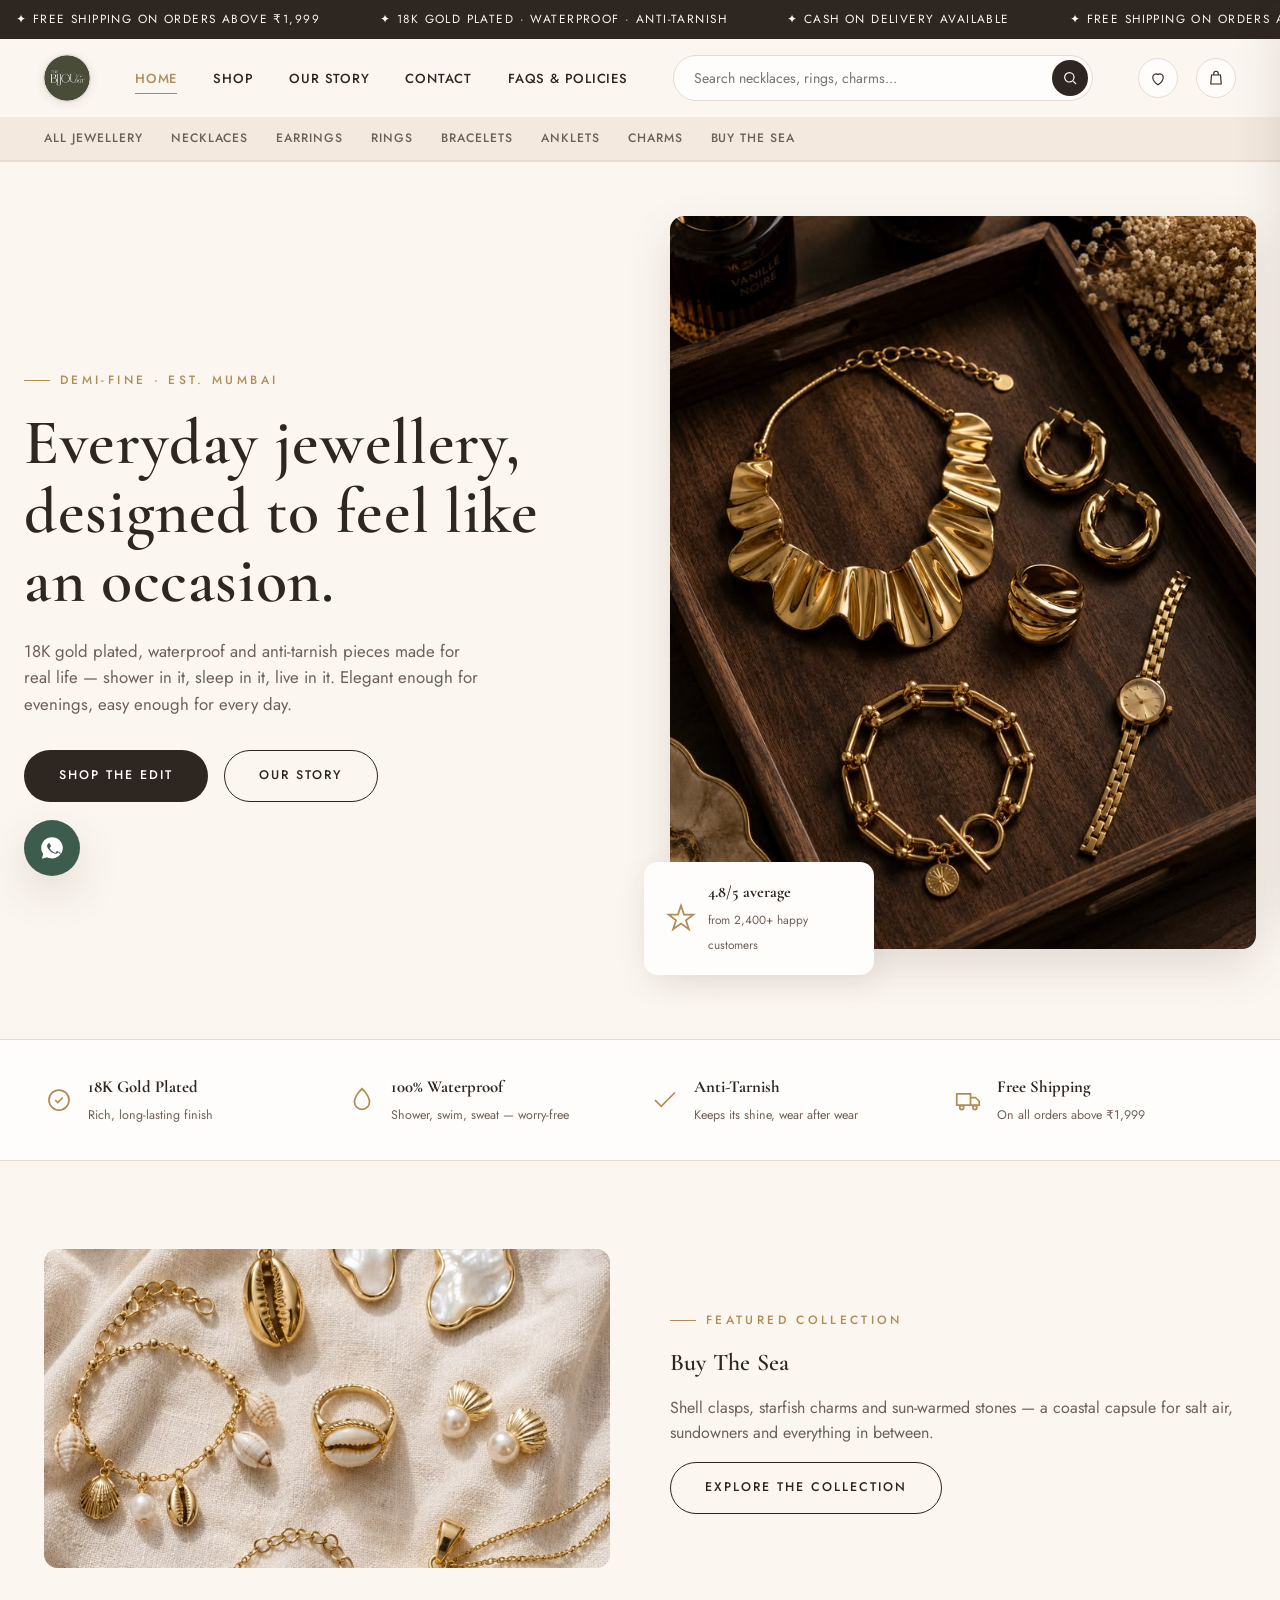
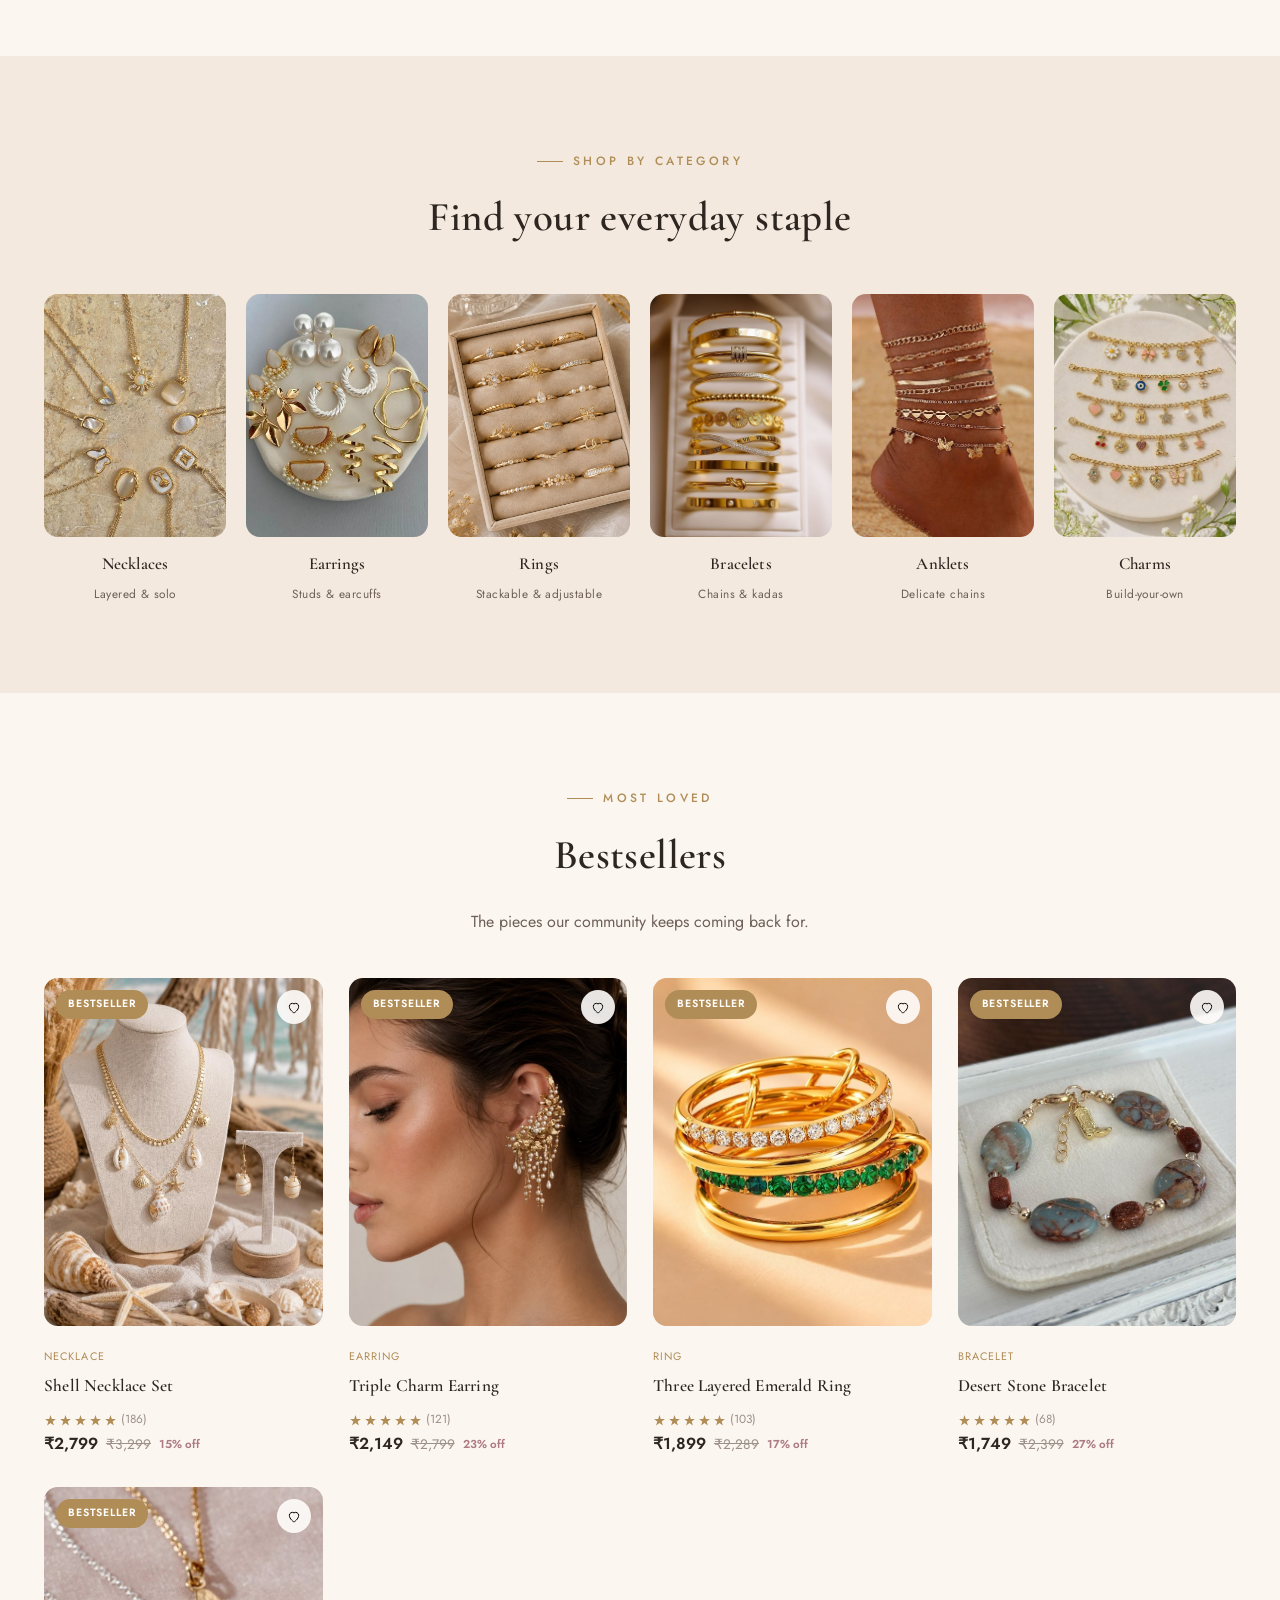
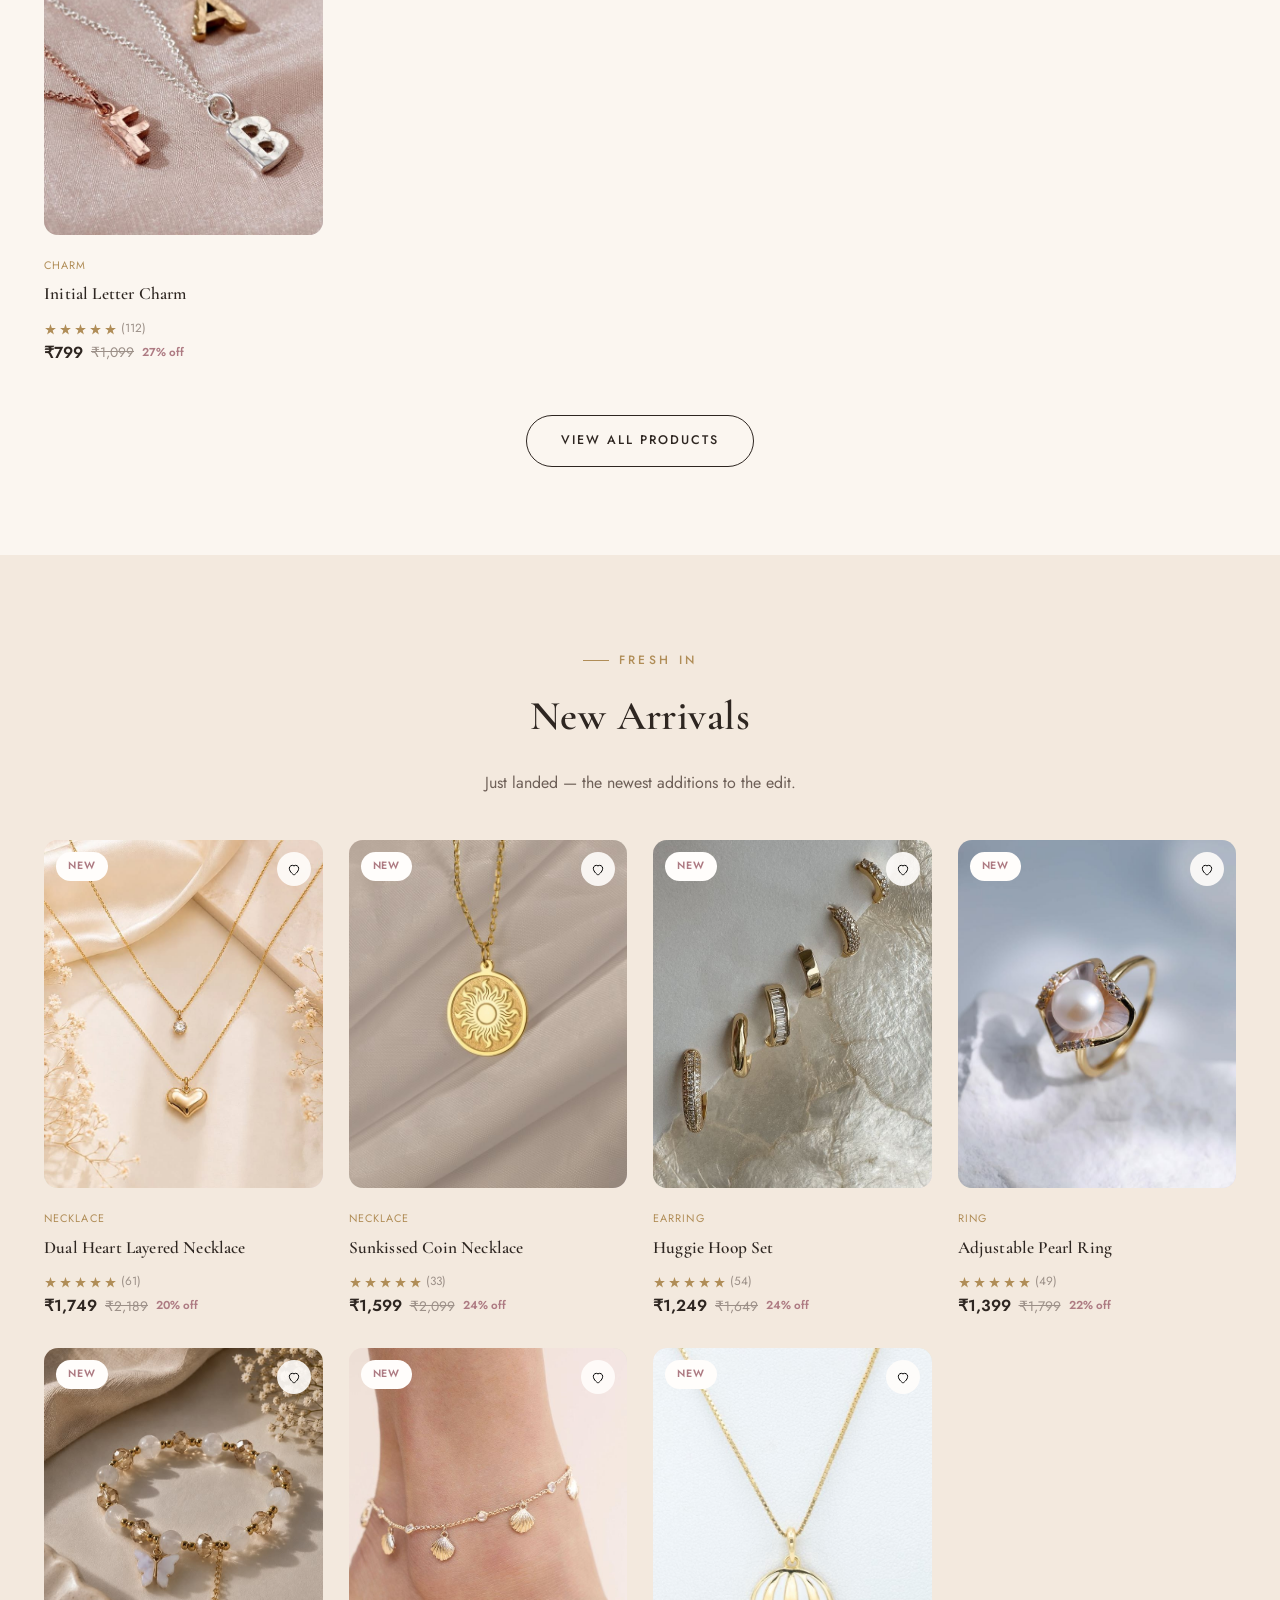
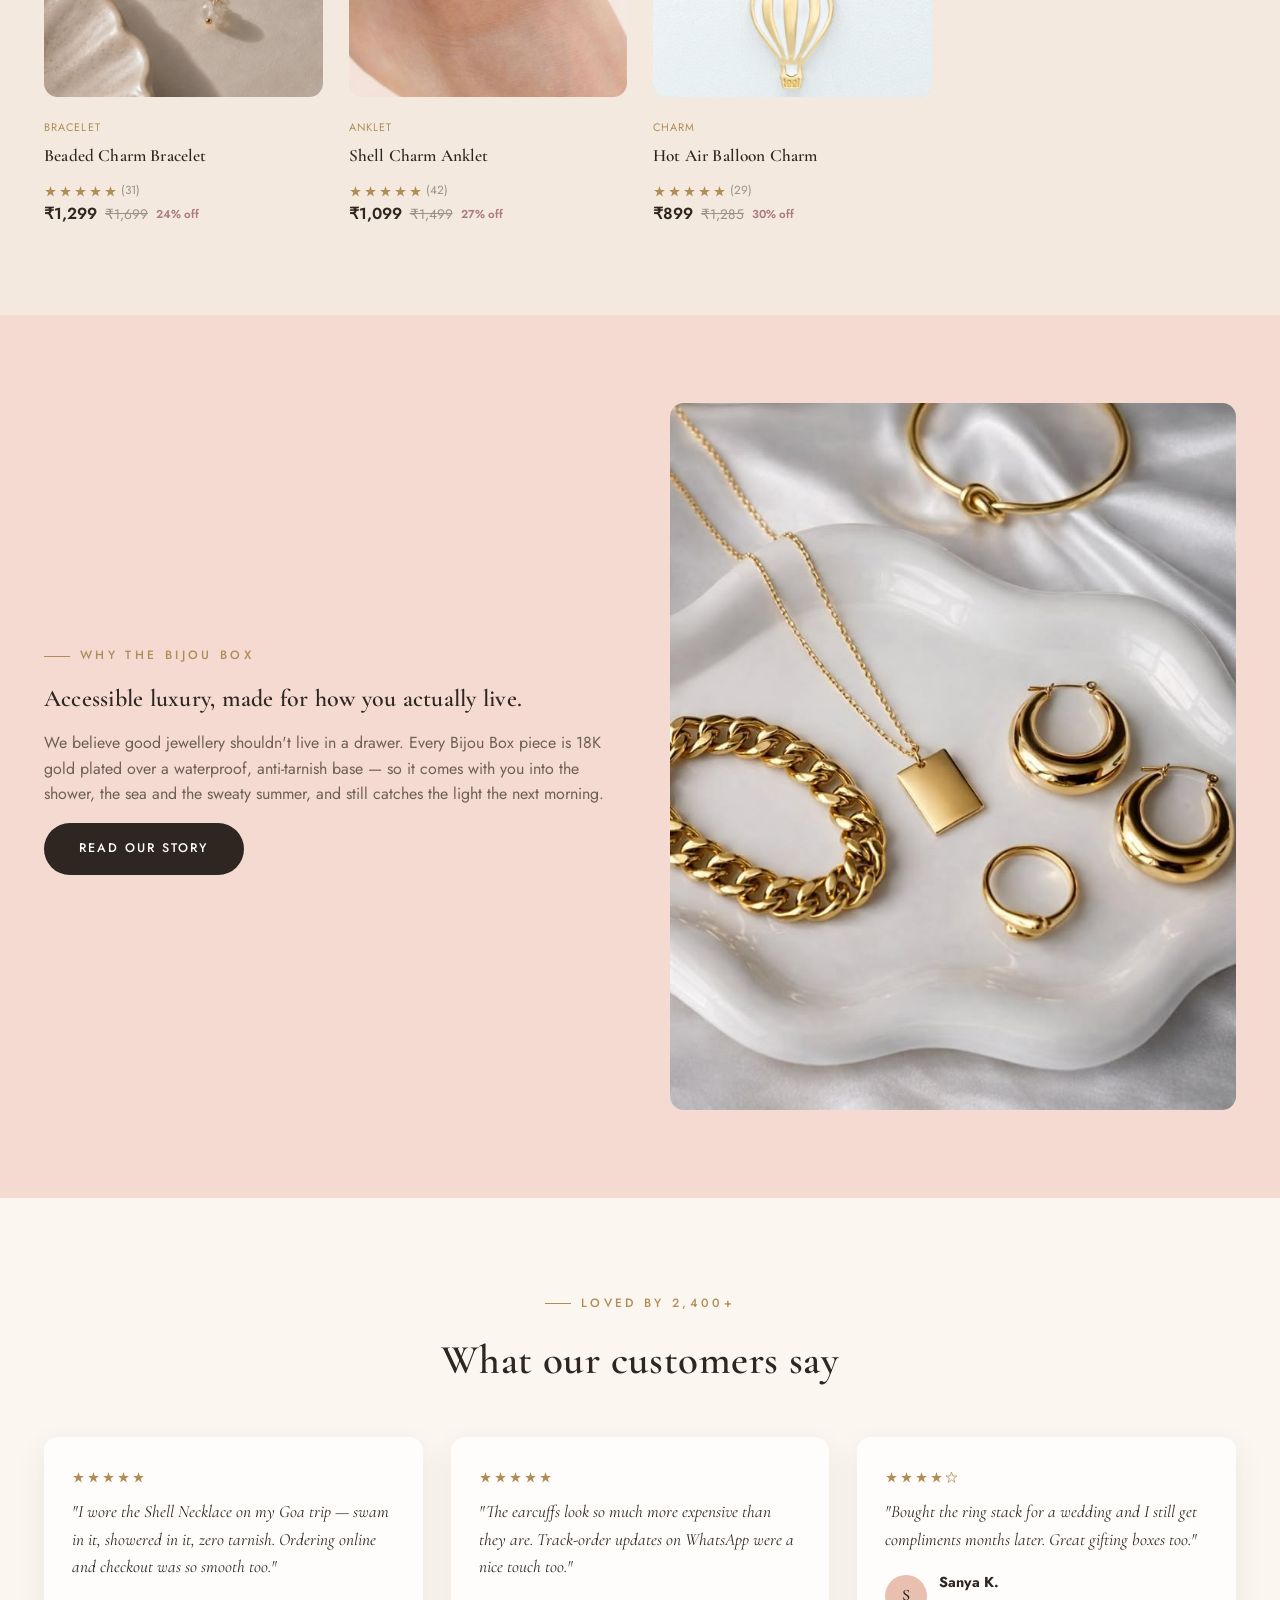
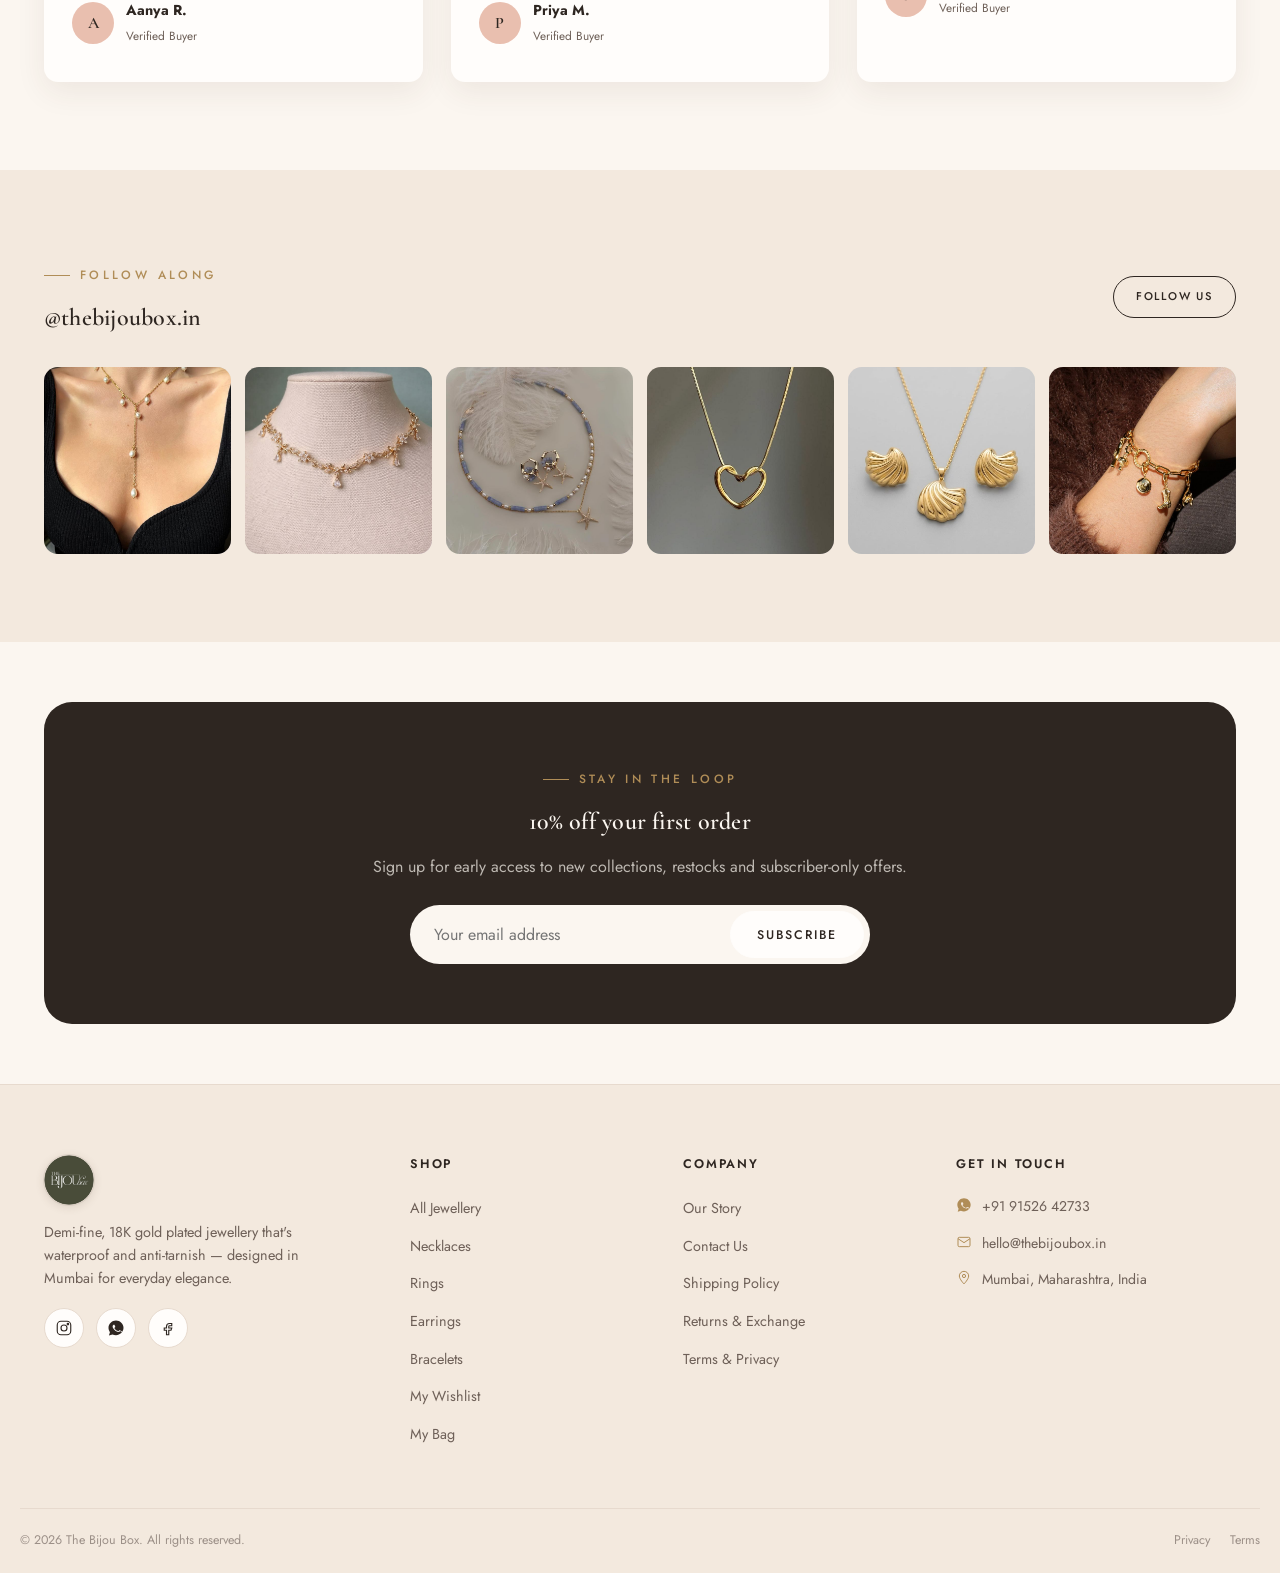
<file: bijou-box-website/index.html>
<!doctype html>
<html lang="en">
<head>
<meta charset="UTF-8">
<meta name="viewport" content="width=device-width, initial-scale=1.0">
<title>The Bijou Box — Demi-Fine Jewellery, Waterproof & Anti-Tarnish</title>
<meta name="description" content="The Bijou Box — 18K gold plated, waterproof, anti-tarnish demi-fine jewellery. Shop necklaces, rings, earrings, bracelets, anklets & charms online.">
<link rel="icon" href="assets/favicon.png">
<link rel="stylesheet" href="style.css">
</head>
<body data-page="home">

<div class="announce">
  <div class="announce-track">
    <span>✦ Free Shipping On Orders Above ₹1,999</span>
    <span>✦ 18K Gold Plated · Waterproof · Anti-Tarnish</span>
    <span>✦ Cash On Delivery Available</span>
    <span>✦ Free Shipping On Orders Above ₹1,999</span>
    <span>✦ 18K Gold Plated · Waterproof · Anti-Tarnish</span>
    <span>✦ Cash On Delivery Available</span>
  </div>
</div>

<header class="site-header">
  <div class="nav-wrap">
    <a href="index.html" class="logo">
      <img src="assets/logo.png" class="logo-img" alt="The Bijou Box" onerror="this.style.display='none'; this.nextElementSibling.style.display='flex';">
      <span class="logo-mark" style="display:none;"><svg viewBox="0 0 24 24" class="logo-gem" fill="none" stroke="currentColor" stroke-width="1.3"><path d="M6 3h12l3 5-9 13L3 8l3-5z"/><path d="M3 8h18M9 3l3 5 3-5M12 8l-3 13M12 8l3 13"/></svg><span class="logo-text">The Bijou Box<small>Demi-Fine Jewellery</small></span></span>
    </a>

    <nav class="main-nav">
      <ul>
        <li><a href="index.html" class="active">Home</a></li>
        <li><a href="shop.html">Shop</a></li>
        <li><a href="about.html">Our Story</a></li>
        <li><a href="contact.html">Contact</a></li>
        <li><a href="policies.html">FAQs &amp; Policies</a></li>
      </ul>
    </nav>

    <form class="header-search" action="shop.html" onsubmit="window.location.href='shop.html?q='+encodeURIComponent(this.q.value); return false;">
      <input type="text" name="q" placeholder="Search necklaces, rings, charms...">
      <button type="submit" aria-label="Search"><svg viewBox="0 0 24 24" fill="none" stroke="currentColor" stroke-width="1.8"><circle cx="11" cy="11" r="7"/><path d="M21 21l-4.3-4.3"/></svg></button>
    </form>

    <div class="header-actions">
      <button class="icon-btn mobile-search-btn" data-open-search aria-label="Search">
        <svg viewBox="0 0 24 24" fill="none" stroke="currentColor" stroke-width="1.6"><circle cx="11" cy="11" r="7"/><path d="M21 21l-4.3-4.3"/></svg>
      </button>
      <a class="icon-btn" href="wishlist.html" aria-label="Wishlist">
        <svg viewBox="0 0 24 24" fill="none" stroke="currentColor" stroke-width="1.5"><path d="M12 21s-7-4.4-7-10a4.5 4.5 0 0 1 7-3.7A4.5 4.5 0 0 1 19 11c0 5.6-7 10-7 10z"/></svg>
        <span class="count-badge" data-wishlist-count>0</span>
      </a>
      <a class="icon-btn" href="cart.html" data-open-cart aria-label="Cart">
        <svg viewBox="0 0 24 24" fill="none" stroke="currentColor" stroke-width="1.5"><path d="M6 8h12l1 12H5L6 8z"/><path d="M9 8V6a3 3 0 0 1 6 0v2"/></svg>
        <span class="count-badge" data-cart-count>0</span>
      </a>
      <button class="icon-btn burger" aria-label="Open menu">
        <svg viewBox="0 0 24 24" fill="none" stroke="currentColor" stroke-width="1.5"><path d="M4 7h16M4 12h16M4 17h16"/></svg>
      </button>
    </div>
  </div>

  <nav class="category-bar">
    <div class="category-bar-inner">
      <a href="shop.html">All Jewellery</a>
      <a href="shop.html?category=necklaces">Necklaces</a>
      <a href="shop.html?category=earrings">Earrings</a>
      <a href="shop.html?category=rings">Rings</a>
      <a href="shop.html?category=bracelets">Bracelets</a>
      <a href="shop.html?category=anklets">Anklets</a>
      <a href="shop.html?category=charms">Charms</a>
      <a href="shop.html?collection=buy-the-sea">Buy The Sea</a>
    </div>
  </nav>
</header>

<div class="mobile-nav">
  <div class="mobile-nav-top">
    <img src="assets/logo.png" class="logo-img" alt="The Bijou Box" onerror="this.style.display='none'; this.nextElementSibling.style.display='flex';"><span class="logo-mark-static" style="display:none;"><svg viewBox="0 0 24 24" class="logo-gem" fill="none" stroke="currentColor" stroke-width="1.3"><path d="M6 3h12l3 5-9 13L3 8l3-5z"/><path d="M3 8h18M9 3l3 5 3-5M12 8l-3 13M12 8l3 13"/></svg><span class="logo-text">The Bijou Box</span></span>
    <button class="icon-btn mobile-nav-close" aria-label="Close menu">
      <svg viewBox="0 0 24 24" fill="none" stroke="currentColor" stroke-width="1.5"><path d="M6 6l12 12M18 6L6 18"/></svg>
    </button>
  </div>
  <ul>
    <li><a href="index.html">Home</a></li>
    <li><a href="shop.html">Shop All</a></li>
    <li><a href="wishlist.html">Wishlist</a></li>
    <li><a href="cart.html">My Bag</a></li>
    <li><a href="about.html">Our Story</a></li>
    <li><a href="contact.html">Contact</a></li>
    <li><a href="policies.html">FAQs &amp; Policies</a></li>
  </ul>
  <div class="mobile-nav-foot">
    <a href="https://wa.me/919152642733" class="btn btn-whatsapp btn-sm" target="_blank" rel="noopener">WhatsApp Us</a>
    <a href="https://www.instagram.com/thebijoubox.in" class="btn btn-outline btn-sm" target="_blank" rel="noopener">Instagram</a>
  </div>
</div>

<div class="drawer-overlay"></div>

<aside class="cart-drawer">
  <div class="cart-drawer-head">
    <h3>Your Bag</h3>
    <button class="icon-btn drawer-close" aria-label="Close bag"><svg viewBox="0 0 24 24" fill="none" stroke="currentColor" stroke-width="1.5"><path d="M6 6l12 12M18 6L6 18"/></svg></button>
  </div>
  <div class="cart-drawer-body"></div>
  <div class="cart-drawer-footer"></div>
</aside>

<div class="search-overlay">
  <div class="search-overlay-top">
    <form class="search-overlay-form">
      <input type="text" class="search-overlay-input" placeholder="Search necklaces, rings, charms...">
      <button type="submit" aria-label="Search"><svg viewBox="0 0 24 24" fill="none" stroke="currentColor" stroke-width="1.8"><circle cx="11" cy="11" r="7"/><path d="M21 21l-4.3-4.3"/></svg></button>
    </form>
    <button class="search-overlay-close" aria-label="Close search"><svg viewBox="0 0 24 24" fill="none" stroke="currentColor" stroke-width="1.5"><path d="M6 6l12 12M18 6L6 18"/></svg></button>
  </div>
  <div class="search-overlay-results"><p class="search-hint">Type at least 2 letters to search — try "necklace", "ring" or "charm".</p></div>
</div>

<nav class="mobile-bottom-nav">
  <div class="mobile-bottom-nav-inner">
    <a href="index.html" data-nav="home">
      <svg viewBox="0 0 24 24" fill="none" stroke="currentColor" stroke-width="1.6"><path d="M4 11.5L12 4l8 7.5"/><path d="M6 10v9h12v-9"/></svg>
      Home
    </a>
    <a href="shop.html" data-nav="shop">
      <svg viewBox="0 0 24 24" fill="none" stroke="currentColor" stroke-width="1.6"><path d="M6 8h12l1 12H5L6 8z"/><path d="M9 8V6a3 3 0 0 1 6 0v2"/></svg>
      Shop
    </a>
    <a href="#" data-open-search data-nav="search">
      <svg viewBox="0 0 24 24" fill="none" stroke="currentColor" stroke-width="1.6"><circle cx="11" cy="11" r="7"/><path d="M21 21l-4.3-4.3"/></svg>
      Search
    </a>
    <a href="wishlist.html" data-nav="wishlist">
      <svg viewBox="0 0 24 24" fill="none" stroke="currentColor" stroke-width="1.6"><path d="M12 21s-7-4.4-7-10a4.5 4.5 0 0 1 7-3.7A4.5 4.5 0 0 1 19 11c0 5.6-7 10-7 10z"/></svg>
      Wishlist
      <span class="count-badge" data-wishlist-count>0</span>
    </a>
    <a href="cart.html" data-nav="cart">
      <svg viewBox="0 0 24 24" fill="none" stroke="currentColor" stroke-width="1.6"><circle cx="9" cy="20" r="1.4"/><circle cx="18" cy="20" r="1.4"/><path d="M2 3h2l2.6 12.6a2 2 0 0 0 2 1.6h8.8a2 2 0 0 0 2-1.6L21 7H6"/></svg>
      Bag
      <span class="count-badge" data-cart-count>0</span>
    </a>
  </div>
</nav>


<main>
<!-- ================= HERO ================= -->
<section class="hero">
  <div class="hero-inner">
    <div class="hero-copy">
      <span class="eyebrow">Demi-Fine · Est. Mumbai</span>
      <h1>Everyday jewellery,<br>designed to feel like an occasion.</h1>
      <p class="lead">18K gold plated, waterproof and anti-tarnish pieces made for real life — shower in it, sleep in it, live in it. Elegant enough for evenings, easy enough for every day.</p>
      <div class="hero-ctas">
        <a href="shop.html" class="btn btn-primary">Shop The Edit</a>
        <a href="about.html" class="btn btn-outline">Our Story</a>
      </div>
    </div>
    <div class="hero-media">
      <div class="frame ratio-4x5">
        <img src="assets/hero-home.jpg" alt="Model wearing The Bijou Box layered necklaces and rings">
        <div class="ph-icon"><svg viewBox="0 0 24 24" fill="none" stroke="currentColor" stroke-width="1"><path d="M6 3h12l3 5-9 13L3 8l3-5z"/><path d="M3 8h18M9 3l3 5 3-5M12 8l-3 13M12 8l3 13"/></svg></div>
      </div>
      <div class="hero-badge">
        <svg viewBox="0 0 24 24" fill="none" stroke="currentColor" stroke-width="1.4"><path d="M12 2l2.4 7.2H22l-6 4.6 2.3 7.2L12 16.4 5.7 21l2.3-7.2-6-4.6h7.6L12 2z"/></svg>
        <div><strong>4.8/5 average</strong><span>from 2,400+ happy customers</span></div>
      </div>
    </div>
  </div>
</section>

<!-- ================= USP STRIP ================= -->
<section class="usp-strip">
  <div class="container usp-grid">
    <div class="usp-item">
      <svg viewBox="0 0 24 24" fill="none" stroke="currentColor" stroke-width="1.4"><circle cx="12" cy="12" r="8"/><path d="M9 12l2 2 4-4"/></svg>
      <div><strong>18K Gold Plated</strong><span>Rich, long-lasting finish</span></div>
    </div>
    <div class="usp-item">
      <svg viewBox="0 0 24 24" fill="none" stroke="currentColor" stroke-width="1.4"><path d="M12 3s6 5.5 6 10.5a6 6 0 0 1-12 0C6 8.5 12 3 12 3z"/></svg>
      <div><strong>100% Waterproof</strong><span>Shower, swim, sweat — worry-free</span></div>
    </div>
    <div class="usp-item">
      <svg viewBox="0 0 24 24" fill="none" stroke="currentColor" stroke-width="1.4"><path d="M20 6L9 17l-5-5"/></svg>
      <div><strong>Anti-Tarnish</strong><span>Keeps its shine, wear after wear</span></div>
    </div>
    <div class="usp-item">
      <svg viewBox="0 0 24 24" fill="none" stroke="currentColor" stroke-width="1.4"><path d="M3 7h11v9H3zM14 10h4l3 3v3h-7z"/><circle cx="7" cy="18" r="1.6"/><circle cx="17.5" cy="18" r="1.6"/></svg>
      <div><strong>Free Shipping</strong><span>On all orders above ₹1,999</span></div>
    </div>
  </div>
</section>

<!-- ================= FEATURED COLLECTION ================= -->
<section class="section">
  <div class="container about-story">
    <div class="frame ratio-16x9">
      <img src="assets/collection-buythesea.jpg" alt="Buy The Sea collection — shell and starfish jewellery">
      <div class="ph-icon"><svg viewBox="0 0 24 24" fill="none" stroke="currentColor" stroke-width="1"><path d="M2 18c2-3 4-3 6 0s4 3 6 0 4-3 6 0"/><path d="M12 3c2 3 2 7-1 9"/></svg></div>
    </div>
    <div>
      <span class="eyebrow">Featured Collection</span>
      <h2>Buy The Sea</h2>
      <p>Shell clasps, starfish charms and sun-warmed stones — a coastal capsule for salt air, sundowners and everything in between.</p>
      <a href="shop.html?collection=buy-the-sea" class="btn btn-outline">Explore The Collection</a>
    </div>
  </div>
</section>

<!-- ================= SHOP BY CATEGORY ================= -->
<section class="section bg-alt">
  <div class="container">
    <div class="section-head">
      <span class="eyebrow">Shop By Category</span>
      <h2>Find your everyday staple</h2>
    </div>
    <div class="cat-grid">
      <a class="cat-card" href="shop.html?category=necklaces">
        <div class="frame ratio-3x4"><img src="assets/category-necklaces.jpg" alt="Necklaces"><div class="ph-icon"><svg viewBox="0 0 24 24" fill="none" stroke="currentColor" stroke-width="1"><circle cx="12" cy="16" r="3"/><path d="M4 4c1 6 5 9 8 9s7-3 8-9"/></svg></div></div>
        <h3>Necklaces</h3><span>Layered &amp; solo</span>
      </a>
      <a class="cat-card" href="shop.html?category=earrings">
        <div class="frame ratio-3x4"><img src="assets/category-earrings.jpg" alt="Earrings and earcuffs"><div class="ph-icon"><svg viewBox="0 0 24 24" fill="none" stroke="currentColor" stroke-width="1"><path d="M12 3a4 4 0 0 1 4 4c0 3-4 5-4 9"/><circle cx="12" cy="18" r="2.4"/></svg></div></div>
        <h3>Earrings</h3><span>Studs &amp; earcuffs</span>
      </a>
      <a class="cat-card" href="shop.html?category=rings">
        <div class="frame ratio-3x4"><img src="assets/category-rings.jpg" alt="Rings"><div class="ph-icon"><svg viewBox="0 0 24 24" fill="none" stroke="currentColor" stroke-width="1"><circle cx="12" cy="14" r="6"/><path d="M9 8l3-5 3 5"/></svg></div></div>
        <h3>Rings</h3><span>Stackable &amp; adjustable</span>
      </a>
      <a class="cat-card" href="shop.html?category=bracelets">
        <div class="frame ratio-3x4"><img src="assets/category-bracelets.jpg" alt="Bracelets and kadas"><div class="ph-icon"><svg viewBox="0 0 24 24" fill="none" stroke="currentColor" stroke-width="1"><ellipse cx="12" cy="12" rx="7" ry="9"/></svg></div></div>
        <h3>Bracelets</h3><span>Chains &amp; kadas</span>
      </a>
      <a class="cat-card" href="shop.html?category=anklets">
        <div class="frame ratio-3x4"><img src="assets/category-anklets.jpg" alt="Anklets"><div class="ph-icon"><svg viewBox="0 0 24 24" fill="none" stroke="currentColor" stroke-width="1"><ellipse cx="12" cy="17" rx="7" ry="3"/><path d="M8 6l2 8M16 6l-2 8"/></svg></div></div>
        <h3>Anklets</h3><span>Delicate chains</span>
      </a>
      <a class="cat-card" href="shop.html?category=charms">
        <div class="frame ratio-3x4"><img src="assets/category-charms.jpg" alt="Charms and pendants"><div class="ph-icon"><svg viewBox="0 0 24 24" fill="none" stroke="currentColor" stroke-width="1"><path d="M12 21s-7-4.4-7-10a4.5 4.5 0 0 1 7-3.7A4.5 4.5 0 0 1 19 11c0 5.6-7 10-7 10z"/></svg></div></div>
        <h3>Charms</h3><span>Build-your-own</span>
      </a>
    </div>
  </div>
</section>

<!-- ================= BESTSELLERS ================= -->
<section class="section">
  <div class="container">
    <div class="section-head">
      <span class="eyebrow">Most Loved</span>
      <h2>Bestsellers</h2>
      <p>The pieces our community keeps coming back for.</p>
    </div>
    <div class="product-grid" id="bestsellersGrid"></div>
    <div class="text-center" style="margin-top:50px;">
      <a href="shop.html" class="btn btn-outline">View All Products</a>
    </div>
  </div>
</section>

<!-- ================= NEW ARRIVALS ================= -->
<section class="section bg-alt">
  <div class="container">
    <div class="section-head">
      <span class="eyebrow">Fresh In</span>
      <h2>New Arrivals</h2>
      <p>Just landed — the newest additions to the edit.</p>
    </div>
    <div class="product-grid" id="newArrivalsGrid"></div>
  </div>
</section>

<!-- ================= BRAND STORY TEASER ================= -->
<section class="section bg-blush">
  <div class="container about-story">
    <div>
      <span class="eyebrow">Why The Bijou Box</span>
      <h2>Accessible luxury, made for how you actually live.</h2>
      <p>We believe good jewellery shouldn't live in a drawer. Every Bijou Box piece is 18K gold plated over a waterproof, anti-tarnish base — so it comes with you into the shower, the sea and the sweaty summer, and still catches the light the next morning.</p>
      <a href="about.html" class="btn btn-primary">Read Our Story</a>
    </div>
    <div class="frame ratio-4x5">
      <img src="assets/about-story.jpg" alt="The Bijou Box brand story">
      <div class="ph-icon"><svg viewBox="0 0 24 24" fill="none" stroke="currentColor" stroke-width="1"><path d="M12 2l2.4 7.2H22l-6 4.6 2.3 7.2L12 16.4 5.7 21l2.3-7.2-6-4.6h7.6L12 2z"/></svg></div>
    </div>
  </div>
</section>

<!-- ================= TESTIMONIALS ================= -->
<section class="section">
  <div class="container">
    <div class="section-head">
      <span class="eyebrow">Loved By 2,400+</span>
      <h2>What our customers say</h2>
    </div>
    <div class="testi-track">
      <div class="testi-card">
        <div class="stars">
          <svg viewBox="0 0 24 24" fill="currentColor"><path d="M12 2l2.4 7.2H22l-6 4.6 2.3 7.2L12 16.4 5.7 21l2.3-7.2-6-4.6h7.6L12 2z"/></svg>
          <svg viewBox="0 0 24 24" fill="currentColor"><path d="M12 2l2.4 7.2H22l-6 4.6 2.3 7.2L12 16.4 5.7 21l2.3-7.2-6-4.6h7.6L12 2z"/></svg>
          <svg viewBox="0 0 24 24" fill="currentColor"><path d="M12 2l2.4 7.2H22l-6 4.6 2.3 7.2L12 16.4 5.7 21l2.3-7.2-6-4.6h7.6L12 2z"/></svg>
          <svg viewBox="0 0 24 24" fill="currentColor"><path d="M12 2l2.4 7.2H22l-6 4.6 2.3 7.2L12 16.4 5.7 21l2.3-7.2-6-4.6h7.6L12 2z"/></svg>
          <svg viewBox="0 0 24 24" fill="currentColor"><path d="M12 2l2.4 7.2H22l-6 4.6 2.3 7.2L12 16.4 5.7 21l2.3-7.2-6-4.6h7.6L12 2z"/></svg>
        </div>
        <p>"I wore the Shell Necklace on my Goa trip — swam in it, showered in it, zero tarnish. Ordering online and checkout was so smooth too."</p>
        <div class="testi-person"><div class="avatar-dot">A</div><div><strong>Aanya R.</strong><span>Verified Buyer</span></div></div>
      </div>
      <div class="testi-card">
        <div class="stars">
          <svg viewBox="0 0 24 24" fill="currentColor"><path d="M12 2l2.4 7.2H22l-6 4.6 2.3 7.2L12 16.4 5.7 21l2.3-7.2-6-4.6h7.6L12 2z"/></svg>
          <svg viewBox="0 0 24 24" fill="currentColor"><path d="M12 2l2.4 7.2H22l-6 4.6 2.3 7.2L12 16.4 5.7 21l2.3-7.2-6-4.6h7.6L12 2z"/></svg>
          <svg viewBox="0 0 24 24" fill="currentColor"><path d="M12 2l2.4 7.2H22l-6 4.6 2.3 7.2L12 16.4 5.7 21l2.3-7.2-6-4.6h7.6L12 2z"/></svg>
          <svg viewBox="0 0 24 24" fill="currentColor"><path d="M12 2l2.4 7.2H22l-6 4.6 2.3 7.2L12 16.4 5.7 21l2.3-7.2-6-4.6h7.6L12 2z"/></svg>
          <svg viewBox="0 0 24 24" fill="currentColor"><path d="M12 2l2.4 7.2H22l-6 4.6 2.3 7.2L12 16.4 5.7 21l2.3-7.2-6-4.6h7.6L12 2z"/></svg>
        </div>
        <p>"The earcuffs look so much more expensive than they are. Track-order updates on WhatsApp were a nice touch too."</p>
        <div class="testi-person"><div class="avatar-dot">P</div><div><strong>Priya M.</strong><span>Verified Buyer</span></div></div>
      </div>
      <div class="testi-card">
        <div class="stars">
          <svg viewBox="0 0 24 24" fill="currentColor"><path d="M12 2l2.4 7.2H22l-6 4.6 2.3 7.2L12 16.4 5.7 21l2.3-7.2-6-4.6h7.6L12 2z"/></svg>
          <svg viewBox="0 0 24 24" fill="currentColor"><path d="M12 2l2.4 7.2H22l-6 4.6 2.3 7.2L12 16.4 5.7 21l2.3-7.2-6-4.6h7.6L12 2z"/></svg>
          <svg viewBox="0 0 24 24" fill="currentColor"><path d="M12 2l2.4 7.2H22l-6 4.6 2.3 7.2L12 16.4 5.7 21l2.3-7.2-6-4.6h7.6L12 2z"/></svg>
          <svg viewBox="0 0 24 24" fill="currentColor"><path d="M12 2l2.4 7.2H22l-6 4.6 2.3 7.2L12 16.4 5.7 21l2.3-7.2-6-4.6h7.6L12 2z"/></svg>
          <svg viewBox="0 0 24 24" fill="none" stroke="currentColor" stroke-width="1.4"><path d="M12 2l2.4 7.2H22l-6 4.6 2.3 7.2L12 16.4 5.7 21l2.3-7.2-6-4.6h7.6L12 2z"/></svg>
        </div>
        <p>"Bought the ring stack for a wedding and I still get compliments months later. Great gifting boxes too."</p>
        <div class="testi-person"><div class="avatar-dot">S</div><div><strong>Sanya K.</strong><span>Verified Buyer</span></div></div>
      </div>
    </div>
  </div>
</section>

<!-- ================= INSTAGRAM ================= -->
<section class="section bg-alt">
  <div class="container">
    <div class="insta-head">
      <div><span class="eyebrow">Follow Along</span><h2 style="margin:0;">@thebijoubox.in</h2></div>
      <a href="https://www.instagram.com/thebijoubox.in" target="_blank" rel="noopener" class="btn btn-outline btn-sm">Follow Us</a>
    </div>
    <div class="insta-grid">
      <a href="https://www.instagram.com/thebijoubox.in" target="_blank" rel="noopener"><div class="frame ratio-1x1"><img src="assets/instagram-1.jpg" alt="Instagram post 1"><div class="ph-icon"><svg viewBox="0 0 24 24" fill="none" stroke="currentColor" stroke-width="1.2"><rect x="3" y="3" width="18" height="18" rx="5"/><circle cx="12" cy="12" r="4"/></svg></div></div></a>
      <a href="https://www.instagram.com/thebijoubox.in" target="_blank" rel="noopener"><div class="frame ratio-1x1"><img src="assets/instagram-2.jpg" alt="Instagram post 2"><div class="ph-icon"><svg viewBox="0 0 24 24" fill="none" stroke="currentColor" stroke-width="1.2"><rect x="3" y="3" width="18" height="18" rx="5"/><circle cx="12" cy="12" r="4"/></svg></div></div></a>
      <a href="https://www.instagram.com/thebijoubox.in" target="_blank" rel="noopener"><div class="frame ratio-1x1"><img src="assets/instagram-3.jpg" alt="Instagram post 3"><div class="ph-icon"><svg viewBox="0 0 24 24" fill="none" stroke="currentColor" stroke-width="1.2"><rect x="3" y="3" width="18" height="18" rx="5"/><circle cx="12" cy="12" r="4"/></svg></div></div></a>
      <a href="https://www.instagram.com/thebijoubox.in" target="_blank" rel="noopener"><div class="frame ratio-1x1"><img src="assets/instagram-4.jpg" alt="Instagram post 4"><div class="ph-icon"><svg viewBox="0 0 24 24" fill="none" stroke="currentColor" stroke-width="1.2"><rect x="3" y="3" width="18" height="18" rx="5"/><circle cx="12" cy="12" r="4"/></svg></div></div></a>
      <a href="https://www.instagram.com/thebijoubox.in" target="_blank" rel="noopener"><div class="frame ratio-1x1"><img src="assets/instagram-5.jpg" alt="Instagram post 5"><div class="ph-icon"><svg viewBox="0 0 24 24" fill="none" stroke="currentColor" stroke-width="1.2"><rect x="3" y="3" width="18" height="18" rx="5"/><circle cx="12" cy="12" r="4"/></svg></div></div></a>
      <a href="https://www.instagram.com/thebijoubox.in" target="_blank" rel="noopener"><div class="frame ratio-1x1"><img src="assets/instagram-6.jpg" alt="Instagram post 6"><div class="ph-icon"><svg viewBox="0 0 24 24" fill="none" stroke="currentColor" stroke-width="1.2"><rect x="3" y="3" width="18" height="18" rx="5"/><circle cx="12" cy="12" r="4"/></svg></div></div></a>
    </div>
  </div>
</section>

<!-- ================= NEWSLETTER ================= -->
<section class="section tight">
  <div class="container">
    <div class="newsletter">
      <span class="eyebrow" style="justify-content:center;">Stay In The Loop</span>
      <h2>10% off your first order</h2>
      <p>Sign up for early access to new collections, restocks and subscriber-only offers.</p>
      <form class="js-form newsletter-form">
        <input type="email" placeholder="Your email address" required>
        <button class="btn btn-light" type="submit">Subscribe</button>
      </form>
      <p class="form-success" style="max-width:460px; margin:16px auto 0;">You're on the list! Watch your inbox for your 10% off code.</p>
    </div>
  </div>
</section>

</main>
<footer class="site-footer">
  <div class="container footer-grid">
    <div class="footer-col footer-brand">
      <div class="logo"><img src="assets/logo.png" class="logo-img" alt="The Bijou Box" onerror="this.style.display='none'; this.nextElementSibling.style.display='flex';"><span class="logo-mark-static" style="display:none;"><svg viewBox="0 0 24 24" class="logo-gem" fill="none" stroke="currentColor" stroke-width="1.3"><path d="M6 3h12l3 5-9 13L3 8l3-5z"/><path d="M3 8h18M9 3l3 5 3-5M12 8l-3 13M12 8l3 13"/></svg><span class="logo-text">The Bijou Box</span></span></div>
      <p>Demi-fine, 18K gold plated jewellery that's waterproof and anti-tarnish — designed in Mumbai for everyday elegance.</p>
      <div class="footer-social">
        <a class="icon-btn" href="https://www.instagram.com/thebijoubox.in" target="_blank" rel="noopener" aria-label="Instagram"><svg viewBox="0 0 24 24" fill="none" stroke="currentColor" stroke-width="1.5"><rect x="3" y="3" width="18" height="18" rx="5"/><circle cx="12" cy="12" r="4"/><circle cx="17.2" cy="6.8" r="1"/></svg></a>
        <a class="icon-btn" href="https://wa.me/919152642733" target="_blank" rel="noopener" aria-label="WhatsApp"><svg viewBox="0 0 24 24" fill="currentColor"><path d="M12 2C6.5 2 2 6.4 2 11.8c0 2.1.7 4.1 1.9 5.7L2.6 22l4.7-1.5c1.4.7 2.9 1.1 4.7 1.1 5.5 0 10-4.4 10-9.8S17.5 2 12 2zm5.6 14c-.2.6-1.2 1.2-1.7 1.2-.4 0-.9.2-3-.6-2.6-1-4.2-3.7-4.4-3.9-.1-.2-1-1.4-1-2.6 0-1.2.6-1.8.9-2.1.2-.3.5-.3.7-.3h.5c.2 0 .4 0 .6.5.2.5.7 1.7.8 1.8.1.2.1.4 0 .6-.1.2-.2.3-.4.5-.2.2-.4.4-.5.6-.2.2-.4.4-.2.7.2.4.9 1.5 2 2.4 1.3 1.1 2.4 1.5 2.8 1.6.3.1.5.1.7-.1.2-.2.7-.9.9-1.2.2-.3.4-.3.7-.2.3.1 1.8.9 2.1 1 .3.1.5.2.6.3.1.2.1.9-.1 1.5z"/></svg></a>
        <a class="icon-btn" href="https://facebook.com" target="_blank" rel="noopener" aria-label="Facebook"><svg viewBox="0 0 24 24" fill="none" stroke="currentColor" stroke-width="1.5"><path d="M14 9h3V6h-3a4 4 0 0 0-4 4v2H7v3h3v6h3v-6h3l1-3h-4v-2a1 1 0 0 1 1-1z"/></svg></a>
      </div>
    </div>
    <div class="footer-col">
      <h4>Shop</h4>
      <ul>
        <li><a href="shop.html">All Jewellery</a></li>
        <li><a href="shop.html?category=necklaces">Necklaces</a></li>
        <li><a href="shop.html?category=rings">Rings</a></li>
        <li><a href="shop.html?category=earrings">Earrings</a></li>
        <li><a href="shop.html?category=bracelets">Bracelets</a></li>
        <li><a href="wishlist.html">My Wishlist</a></li>
        <li><a href="cart.html">My Bag</a></li>
      </ul>
    </div>
    <div class="footer-col">
      <h4>Company</h4>
      <ul>
        <li><a href="about.html">Our Story</a></li>
        <li><a href="contact.html">Contact Us</a></li>
        <li><a href="policies.html">Shipping Policy</a></li>
        <li><a href="policies.html">Returns &amp; Exchange</a></li>
        <li><a href="policies.html">Terms &amp; Privacy</a></li>
      </ul>
    </div>
    <div class="footer-col">
      <h4>Get In Touch</h4>
      <div class="contact-line">
        <svg viewBox="0 0 24 24" fill="currentColor"><path d="M12 2C6.5 2 2 6.4 2 11.8c0 2.1.7 4.1 1.9 5.7L2.6 22l4.7-1.5c1.4.7 2.9 1.1 4.7 1.1 5.5 0 10-4.4 10-9.8S17.5 2 12 2zm5.6 14c-.2.6-1.2 1.2-1.7 1.2-.4 0-.9.2-3-.6-2.6-1-4.2-3.7-4.4-3.9-.1-.2-1-1.4-1-2.6 0-1.2.6-1.8.9-2.1.2-.3.5-.3.7-.3h.5c.2 0 .4 0 .6.5.2.5.7 1.7.8 1.8.1.2.1.4 0 .6-.1.2-.2.3-.4.5-.2.2-.4.4-.5.6-.2.2-.4.4-.2.7.2.4.9 1.5 2 2.4 1.3 1.1 2.4 1.5 2.8 1.6.3.1.5.1.7-.1.2-.2.7-.9.9-1.2.2-.3.4-.3.7-.2.3.1 1.8.9 2.1 1 .3.1.5.2.6.3.1.2.1.9-.1 1.5z"/></svg>
        <span><a href="https://wa.me/919152642733" target="_blank" rel="noopener">+91 91526 42733</a></span>
      </div>
      <div class="contact-line">
        <svg viewBox="0 0 24 24" fill="none" stroke="currentColor" stroke-width="1.5"><rect x="3" y="5" width="18" height="14" rx="2"/><path d="M3 7l9 6 9-6"/></svg>
        <span><a href="mailto:hello@thebijoubox.in">hello@thebijoubox.in</a></span>
      </div>
      <div class="contact-line">
        <svg viewBox="0 0 24 24" fill="none" stroke="currentColor" stroke-width="1.5"><path d="M12 21s-7-7.5-7-12a7 7 0 0 1 14 0c0 4.5-7 12-7 12z"/><circle cx="12" cy="9" r="2.4"/></svg>
        <span>Mumbai, Maharashtra, India</span>
      </div>
    </div>
  </div>
  <div class="container footer-bottom">
    <span>© <span class="js-year"></span> The Bijou Box. All rights reserved.</span>
    <div class="footer-bottom-links">
      <a href="policies.html">Privacy</a>
      <a href="policies.html">Terms</a>
    </div>
  </div>
</footer>

<a href="https://wa.me/919152642733" class="wa-float" target="_blank" rel="noopener" aria-label="Chat on WhatsApp">
  <svg viewBox="0 0 24 24" fill="currentColor"><path d="M12 2C6.5 2 2 6.4 2 11.8c0 2.1.7 4.1 1.9 5.7L2.6 22l4.7-1.5c1.4.7 2.9 1.1 4.7 1.1 5.5 0 10-4.4 10-9.8S17.5 2 12 2zm5.6 14c-.2.6-1.2 1.2-1.7 1.2-.4 0-.9.2-3-.6-2.6-1-4.2-3.7-4.4-3.9-.1-.2-1-1.4-1-2.6 0-1.2.6-1.8.9-2.1.2-.3.5-.3.7-.3h.5c.2 0 .4 0 .6.5.2.5.7 1.7.8 1.8.1.2.1.4 0 .6-.1.2-.2.3-.4.5-.2.2-.4.4-.5.6-.2.2-.4.4-.2.7.2.4.9 1.5 2 2.4 1.3 1.1 2.4 1.5 2.8 1.6.3.1.5.1.7-.1.2-.2.7-.9.9-1.2.2-.3.4-.3.7-.2.3.1 1.8.9 2.1 1 .3.1.5.2.6.3.1.2.1.9-.1 1.5z"/></svg>
</a>
<button class="back-to-top" aria-label="Back to top">
  <svg viewBox="0 0 24 24" fill="none" stroke="currentColor" stroke-width="1.8"><path d="M12 19V5M5 12l7-7 7 7"/></svg>
</button>

<script src="data.js"></script>
<script src="store.js"></script>
<script src="app.js"></script>
</body>
</html>
</file>
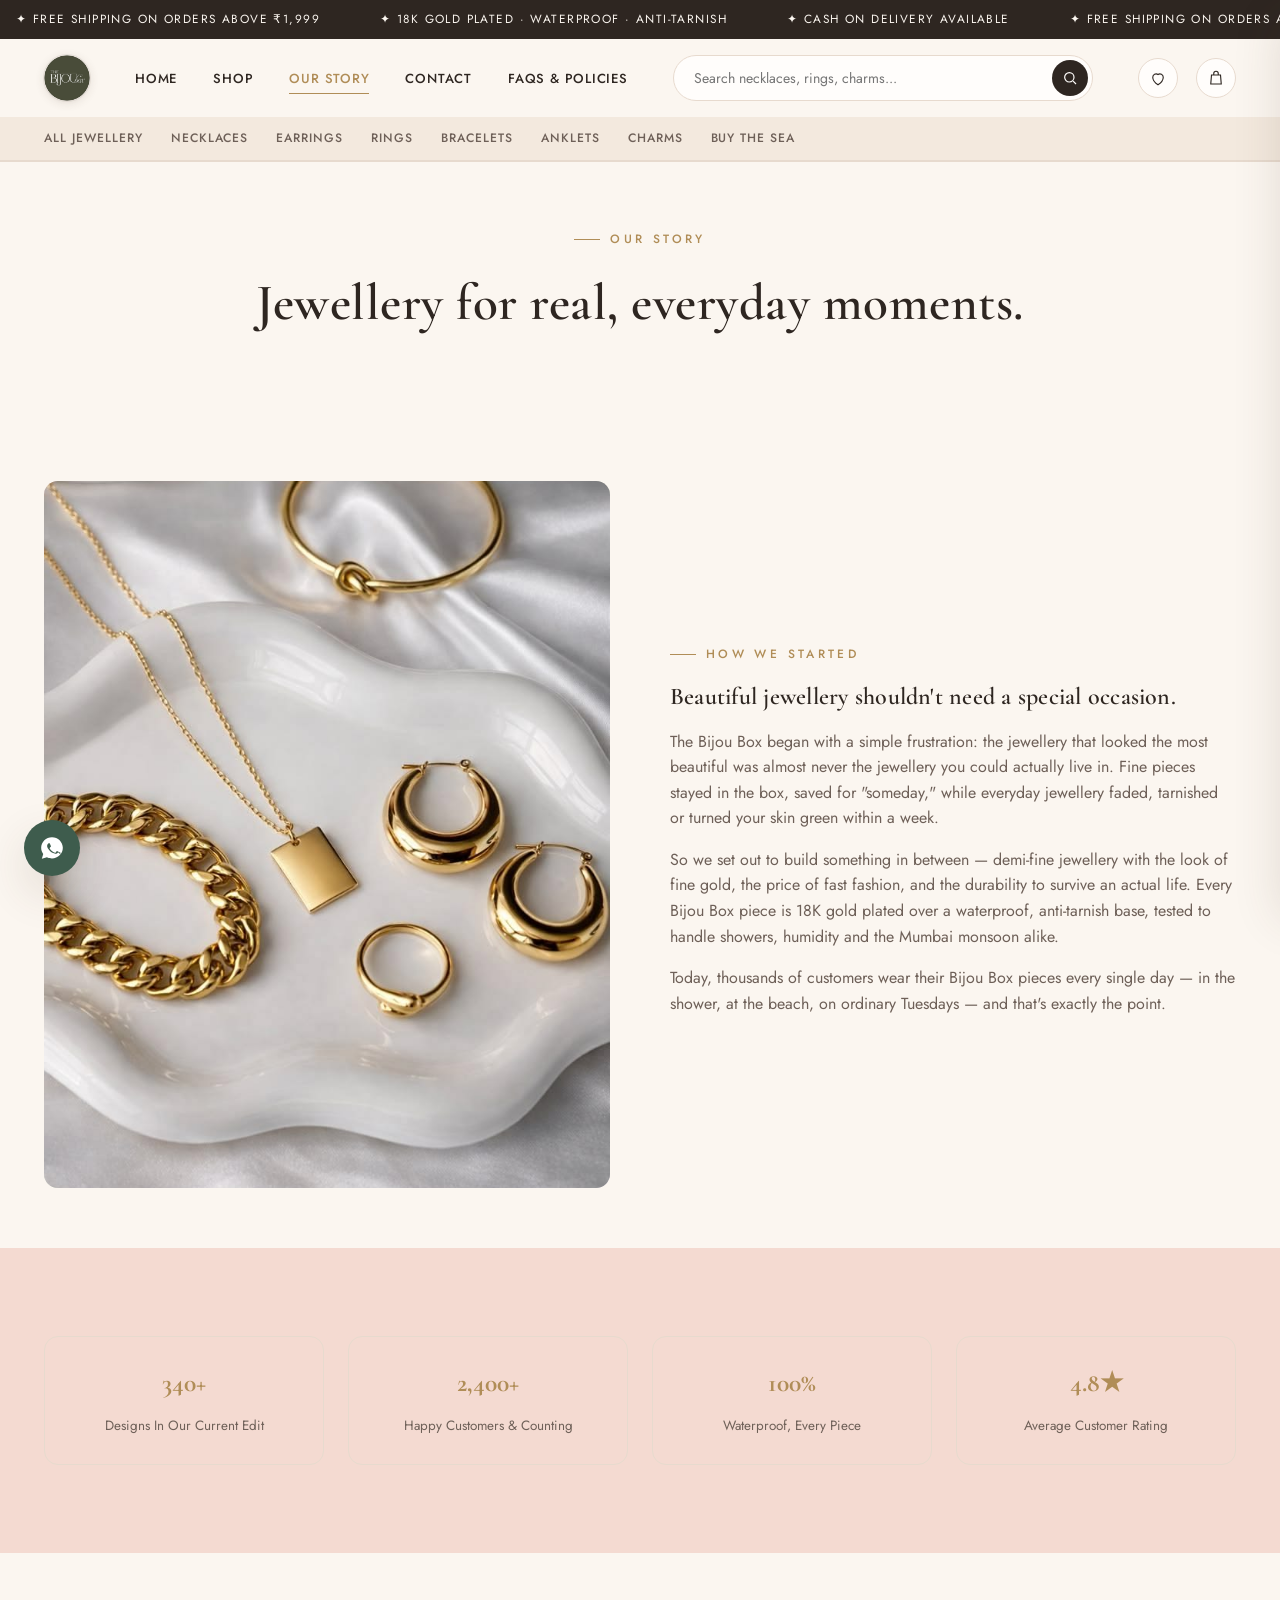
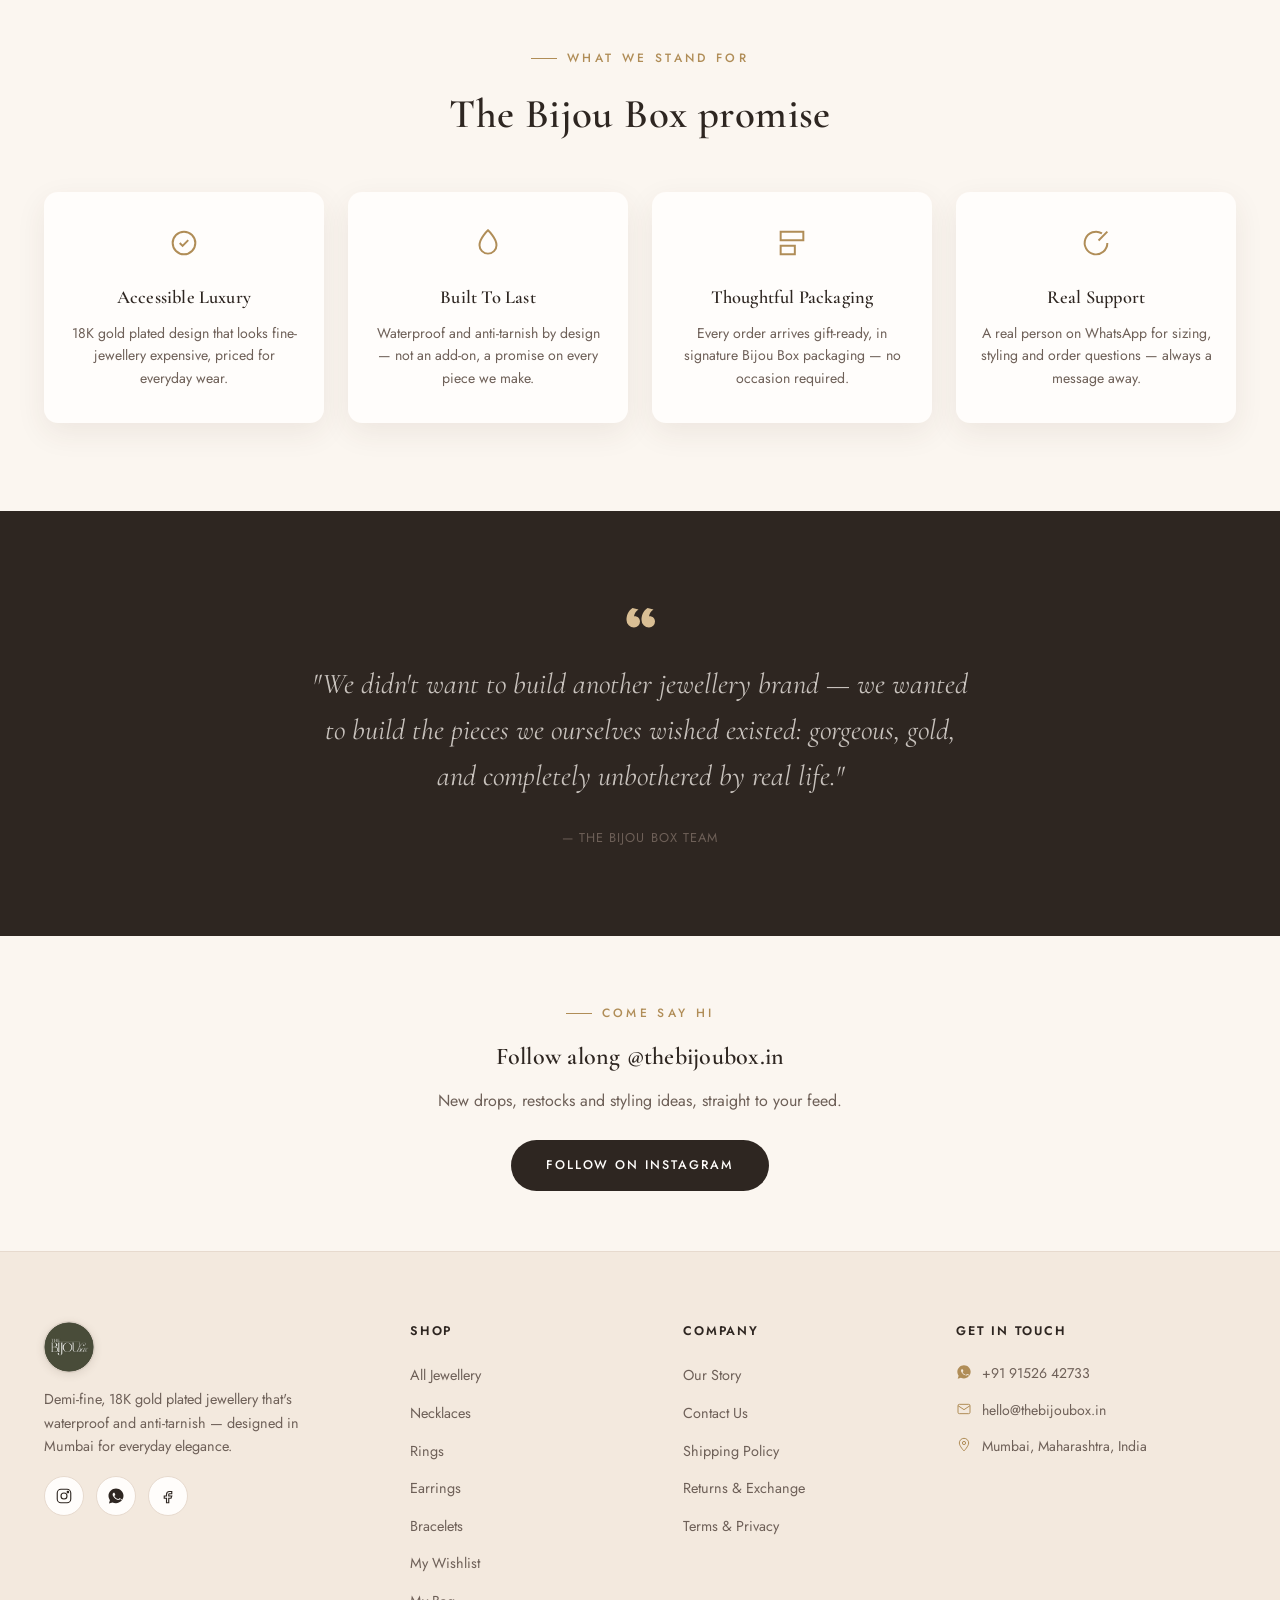
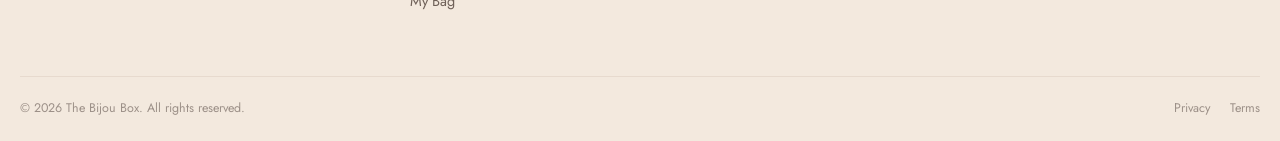
<file: bijou-box-website/about.html>
<!doctype html>
<html lang="en">
<head>
<meta charset="UTF-8">
<meta name="viewport" content="width=device-width, initial-scale=1.0">
<title>Our Story — The Bijou Box</title>
<meta name="description" content="The story behind The Bijou Box — demi-fine, waterproof, anti-tarnish jewellery designed in Mumbai for everyday elegance.">
<link rel="icon" href="assets/favicon.png">
<link rel="stylesheet" href="style.css">
</head>
<body data-page="about">

<div class="announce">
  <div class="announce-track">
    <span>✦ Free Shipping On Orders Above ₹1,999</span>
    <span>✦ 18K Gold Plated · Waterproof · Anti-Tarnish</span>
    <span>✦ Cash On Delivery Available</span>
    <span>✦ Free Shipping On Orders Above ₹1,999</span>
    <span>✦ 18K Gold Plated · Waterproof · Anti-Tarnish</span>
    <span>✦ Cash On Delivery Available</span>
  </div>
</div>

<header class="site-header">
  <div class="nav-wrap">
    <a href="index.html" class="logo">
      <img src="assets/logo.png" class="logo-img" alt="The Bijou Box" onerror="this.style.display='none'; this.nextElementSibling.style.display='flex';">
      <span class="logo-mark" style="display:none;"><svg viewBox="0 0 24 24" class="logo-gem" fill="none" stroke="currentColor" stroke-width="1.3"><path d="M6 3h12l3 5-9 13L3 8l3-5z"/><path d="M3 8h18M9 3l3 5 3-5M12 8l-3 13M12 8l3 13"/></svg><span class="logo-text">The Bijou Box<small>Demi-Fine Jewellery</small></span></span>
    </a>

    <nav class="main-nav">
      <ul>
        <li><a href="index.html">Home</a></li>
        <li><a href="shop.html">Shop</a></li>
        <li><a href="about.html" class="active">Our Story</a></li>
        <li><a href="contact.html">Contact</a></li>
        <li><a href="policies.html">FAQs &amp; Policies</a></li>
      </ul>
    </nav>

    <form class="header-search" action="shop.html" onsubmit="window.location.href='shop.html?q='+encodeURIComponent(this.q.value); return false;">
      <input type="text" name="q" placeholder="Search necklaces, rings, charms...">
      <button type="submit" aria-label="Search"><svg viewBox="0 0 24 24" fill="none" stroke="currentColor" stroke-width="1.8"><circle cx="11" cy="11" r="7"/><path d="M21 21l-4.3-4.3"/></svg></button>
    </form>

    <div class="header-actions">
      <button class="icon-btn mobile-search-btn" data-open-search aria-label="Search">
        <svg viewBox="0 0 24 24" fill="none" stroke="currentColor" stroke-width="1.6"><circle cx="11" cy="11" r="7"/><path d="M21 21l-4.3-4.3"/></svg>
      </button>
      <a class="icon-btn" href="wishlist.html" aria-label="Wishlist">
        <svg viewBox="0 0 24 24" fill="none" stroke="currentColor" stroke-width="1.5"><path d="M12 21s-7-4.4-7-10a4.5 4.5 0 0 1 7-3.7A4.5 4.5 0 0 1 19 11c0 5.6-7 10-7 10z"/></svg>
        <span class="count-badge" data-wishlist-count>0</span>
      </a>
      <a class="icon-btn" href="cart.html" data-open-cart aria-label="Cart">
        <svg viewBox="0 0 24 24" fill="none" stroke="currentColor" stroke-width="1.5"><path d="M6 8h12l1 12H5L6 8z"/><path d="M9 8V6a3 3 0 0 1 6 0v2"/></svg>
        <span class="count-badge" data-cart-count>0</span>
      </a>
      <button class="icon-btn burger" aria-label="Open menu">
        <svg viewBox="0 0 24 24" fill="none" stroke="currentColor" stroke-width="1.5"><path d="M4 7h16M4 12h16M4 17h16"/></svg>
      </button>
    </div>
  </div>

  <nav class="category-bar">
    <div class="category-bar-inner">
      <a href="shop.html">All Jewellery</a>
      <a href="shop.html?category=necklaces">Necklaces</a>
      <a href="shop.html?category=earrings">Earrings</a>
      <a href="shop.html?category=rings">Rings</a>
      <a href="shop.html?category=bracelets">Bracelets</a>
      <a href="shop.html?category=anklets">Anklets</a>
      <a href="shop.html?category=charms">Charms</a>
      <a href="shop.html?collection=buy-the-sea">Buy The Sea</a>
    </div>
  </nav>
</header>

<div class="mobile-nav">
  <div class="mobile-nav-top">
    <img src="assets/logo.png" class="logo-img" alt="The Bijou Box" onerror="this.style.display='none'; this.nextElementSibling.style.display='flex';"><span class="logo-mark-static" style="display:none;"><svg viewBox="0 0 24 24" class="logo-gem" fill="none" stroke="currentColor" stroke-width="1.3"><path d="M6 3h12l3 5-9 13L3 8l3-5z"/><path d="M3 8h18M9 3l3 5 3-5M12 8l-3 13M12 8l3 13"/></svg><span class="logo-text">The Bijou Box</span></span>
    <button class="icon-btn mobile-nav-close" aria-label="Close menu">
      <svg viewBox="0 0 24 24" fill="none" stroke="currentColor" stroke-width="1.5"><path d="M6 6l12 12M18 6L6 18"/></svg>
    </button>
  </div>
  <ul>
    <li><a href="index.html">Home</a></li>
    <li><a href="shop.html">Shop All</a></li>
    <li><a href="wishlist.html">Wishlist</a></li>
    <li><a href="cart.html">My Bag</a></li>
    <li><a href="about.html">Our Story</a></li>
    <li><a href="contact.html">Contact</a></li>
    <li><a href="policies.html">FAQs &amp; Policies</a></li>
  </ul>
  <div class="mobile-nav-foot">
    <a href="https://wa.me/919152642733" class="btn btn-whatsapp btn-sm" target="_blank" rel="noopener">WhatsApp Us</a>
    <a href="https://www.instagram.com/thebijoubox.in" class="btn btn-outline btn-sm" target="_blank" rel="noopener">Instagram</a>
  </div>
</div>

<div class="drawer-overlay"></div>

<aside class="cart-drawer">
  <div class="cart-drawer-head">
    <h3>Your Bag</h3>
    <button class="icon-btn drawer-close" aria-label="Close bag"><svg viewBox="0 0 24 24" fill="none" stroke="currentColor" stroke-width="1.5"><path d="M6 6l12 12M18 6L6 18"/></svg></button>
  </div>
  <div class="cart-drawer-body"></div>
  <div class="cart-drawer-footer"></div>
</aside>

<div class="search-overlay">
  <div class="search-overlay-top">
    <form class="search-overlay-form">
      <input type="text" class="search-overlay-input" placeholder="Search necklaces, rings, charms...">
      <button type="submit" aria-label="Search"><svg viewBox="0 0 24 24" fill="none" stroke="currentColor" stroke-width="1.8"><circle cx="11" cy="11" r="7"/><path d="M21 21l-4.3-4.3"/></svg></button>
    </form>
    <button class="search-overlay-close" aria-label="Close search"><svg viewBox="0 0 24 24" fill="none" stroke="currentColor" stroke-width="1.5"><path d="M6 6l12 12M18 6L6 18"/></svg></button>
  </div>
  <div class="search-overlay-results"><p class="search-hint">Type at least 2 letters to search — try "necklace", "ring" or "charm".</p></div>
</div>

<nav class="mobile-bottom-nav">
  <div class="mobile-bottom-nav-inner">
    <a href="index.html" data-nav="home">
      <svg viewBox="0 0 24 24" fill="none" stroke="currentColor" stroke-width="1.6"><path d="M4 11.5L12 4l8 7.5"/><path d="M6 10v9h12v-9"/></svg>
      Home
    </a>
    <a href="shop.html" data-nav="shop">
      <svg viewBox="0 0 24 24" fill="none" stroke="currentColor" stroke-width="1.6"><path d="M6 8h12l1 12H5L6 8z"/><path d="M9 8V6a3 3 0 0 1 6 0v2"/></svg>
      Shop
    </a>
    <a href="#" data-open-search data-nav="search">
      <svg viewBox="0 0 24 24" fill="none" stroke="currentColor" stroke-width="1.6"><circle cx="11" cy="11" r="7"/><path d="M21 21l-4.3-4.3"/></svg>
      Search
    </a>
    <a href="wishlist.html" data-nav="wishlist">
      <svg viewBox="0 0 24 24" fill="none" stroke="currentColor" stroke-width="1.6"><path d="M12 21s-7-4.4-7-10a4.5 4.5 0 0 1 7-3.7A4.5 4.5 0 0 1 19 11c0 5.6-7 10-7 10z"/></svg>
      Wishlist
      <span class="count-badge" data-wishlist-count>0</span>
    </a>
    <a href="cart.html" data-nav="cart">
      <svg viewBox="0 0 24 24" fill="none" stroke="currentColor" stroke-width="1.6"><circle cx="9" cy="20" r="1.4"/><circle cx="18" cy="20" r="1.4"/><path d="M2 3h2l2.6 12.6a2 2 0 0 0 2 1.6h8.8a2 2 0 0 0 2-1.6L21 7H6"/></svg>
      Bag
      <span class="count-badge" data-cart-count>0</span>
    </a>
  </div>
</nav>


<main>
<section class="page-hero">
  <div class="container">
    <span class="eyebrow">Our Story</span>
    <h1>Jewellery for real, everyday moments.</h1>
  </div>
</section>

<section class="section tight">
  <div class="container about-story">
    <div class="frame ratio-4x5">
      <img src="assets/about-story.jpg" alt="The Bijou Box workspace and jewellery">
      <div class="ph-icon"><svg viewBox="0 0 24 24" fill="none" stroke="currentColor" stroke-width="1"><path d="M12 2l2.4 7.2H22l-6 4.6 2.3 7.2L12 16.4 5.7 21l2.3-7.2-6-4.6h7.6L12 2z"/></svg></div>
    </div>
    <div>
      <span class="eyebrow">How We Started</span>
      <h2>Beautiful jewellery shouldn't need a special occasion.</h2>
      <p>The Bijou Box began with a simple frustration: the jewellery that looked the most beautiful was almost never the jewellery you could actually live in. Fine pieces stayed in the box, saved for "someday," while everyday jewellery faded, tarnished or turned your skin green within a week.</p>
      <p>So we set out to build something in between — demi-fine jewellery with the look of fine gold, the price of fast fashion, and the durability to survive an actual life. Every Bijou Box piece is 18K gold plated over a waterproof, anti-tarnish base, tested to handle showers, humidity and the Mumbai monsoon alike.</p>
      <p>Today, thousands of customers wear their Bijou Box pieces every single day — in the shower, at the beach, on ordinary Tuesdays — and that's exactly the point.</p>
    </div>
  </div>
</section>

<section class="section bg-blush">
  <div class="container">
    <div class="timeline">
      <div class="timeline-item"><strong>340+</strong><span>Designs In Our Current Edit</span></div>
      <div class="timeline-item"><strong>2,400+</strong><span>Happy Customers &amp; Counting</span></div>
      <div class="timeline-item"><strong>100%</strong><span>Waterproof, Every Piece</span></div>
      <div class="timeline-item"><strong>4.8★</strong><span>Average Customer Rating</span></div>
    </div>
  </div>
</section>

<section class="section">
  <div class="container">
    <div class="section-head">
      <span class="eyebrow">What We Stand For</span>
      <h2>The Bijou Box promise</h2>
    </div>
    <div class="value-grid">
      <div class="value-card">
        <svg viewBox="0 0 24 24" fill="none" stroke="currentColor" stroke-width="1.4"><circle cx="12" cy="12" r="8"/><path d="M9 12l2 2 4-4"/></svg>
        <h3>Accessible Luxury</h3>
        <p>18K gold plated design that looks fine-jewellery expensive, priced for everyday wear.</p>
      </div>
      <div class="value-card">
        <svg viewBox="0 0 24 24" fill="none" stroke="currentColor" stroke-width="1.4"><path d="M12 3s6 5.5 6 10.5a6 6 0 0 1-12 0C6 8.5 12 3 12 3z"/></svg>
        <h3>Built To Last</h3>
        <p>Waterproof and anti-tarnish by design — not an add-on, a promise on every piece we make.</p>
      </div>
      <div class="value-card">
        <svg viewBox="0 0 24 24" fill="none" stroke="currentColor" stroke-width="1.4"><path d="M4 4h16v6H4zM4 14h10v6H4z"/></svg>
        <h3>Thoughtful Packaging</h3>
        <p>Every order arrives gift-ready, in signature Bijou Box packaging — no occasion required.</p>
      </div>
      <div class="value-card">
        <svg viewBox="0 0 24 24" fill="none" stroke="currentColor" stroke-width="1.4"><path d="M20 12a8 8 0 1 1-3.8-6.8"/><path d="M20 4l-6.2 6.2"/></svg>
        <h3>Real Support</h3>
        <p>A real person on WhatsApp for sizing, styling and order questions — always a message away.</p>
      </div>
    </div>
  </div>
</section>

<section class="section bg-ink">
  <div class="container quote-block">
    <svg viewBox="0 0 24 24" fill="currentColor"><path d="M7 6c-3 2-4 5-4 8a5 5 0 0 0 5 5 4 4 0 0 0 4-4c0-2-1.5-3.5-3.5-3.5H8c.3-2 1.5-3.5 3-4.5L7 6zm10 0c-3 2-4 5-4 8a5 5 0 0 0 5 5 4 4 0 0 0 4-4c0-2-1.5-3.5-3.5-3.5H18c.3-2 1.5-3.5 3-4.5L17 6z"/></svg>
    <p>"We didn't want to build another jewellery brand — we wanted to build the pieces we ourselves wished existed: gorgeous, gold, and completely unbothered by real life."</p>
    <span>— The Bijou Box Team</span>
  </div>
</section>

<section class="section tight">
  <div class="container text-center">
    <span class="eyebrow" style="justify-content:center;">Come Say Hi</span>
    <h2>Follow along @thebijoubox.in</h2>
    <p style="max-width:480px; margin:0 auto 26px;">New drops, restocks and styling ideas, straight to your feed.</p>
    <a href="https://www.instagram.com/thebijoubox.in" target="_blank" rel="noopener" class="btn btn-primary">Follow On Instagram</a>
  </div>
</section>

</main>
<footer class="site-footer">
  <div class="container footer-grid">
    <div class="footer-col footer-brand">
      <div class="logo"><img src="assets/logo.png" class="logo-img" alt="The Bijou Box" onerror="this.style.display='none'; this.nextElementSibling.style.display='flex';"><span class="logo-mark-static" style="display:none;"><svg viewBox="0 0 24 24" class="logo-gem" fill="none" stroke="currentColor" stroke-width="1.3"><path d="M6 3h12l3 5-9 13L3 8l3-5z"/><path d="M3 8h18M9 3l3 5 3-5M12 8l-3 13M12 8l3 13"/></svg><span class="logo-text">The Bijou Box</span></span></div>
      <p>Demi-fine, 18K gold plated jewellery that's waterproof and anti-tarnish — designed in Mumbai for everyday elegance.</p>
      <div class="footer-social">
        <a class="icon-btn" href="https://www.instagram.com/thebijoubox.in" target="_blank" rel="noopener" aria-label="Instagram"><svg viewBox="0 0 24 24" fill="none" stroke="currentColor" stroke-width="1.5"><rect x="3" y="3" width="18" height="18" rx="5"/><circle cx="12" cy="12" r="4"/><circle cx="17.2" cy="6.8" r="1"/></svg></a>
        <a class="icon-btn" href="https://wa.me/919152642733" target="_blank" rel="noopener" aria-label="WhatsApp"><svg viewBox="0 0 24 24" fill="currentColor"><path d="M12 2C6.5 2 2 6.4 2 11.8c0 2.1.7 4.1 1.9 5.7L2.6 22l4.7-1.5c1.4.7 2.9 1.1 4.7 1.1 5.5 0 10-4.4 10-9.8S17.5 2 12 2zm5.6 14c-.2.6-1.2 1.2-1.7 1.2-.4 0-.9.2-3-.6-2.6-1-4.2-3.7-4.4-3.9-.1-.2-1-1.4-1-2.6 0-1.2.6-1.8.9-2.1.2-.3.5-.3.7-.3h.5c.2 0 .4 0 .6.5.2.5.7 1.7.8 1.8.1.2.1.4 0 .6-.1.2-.2.3-.4.5-.2.2-.4.4-.5.6-.2.2-.4.4-.2.7.2.4.9 1.5 2 2.4 1.3 1.1 2.4 1.5 2.8 1.6.3.1.5.1.7-.1.2-.2.7-.9.9-1.2.2-.3.4-.3.7-.2.3.1 1.8.9 2.1 1 .3.1.5.2.6.3.1.2.1.9-.1 1.5z"/></svg></a>
        <a class="icon-btn" href="https://facebook.com" target="_blank" rel="noopener" aria-label="Facebook"><svg viewBox="0 0 24 24" fill="none" stroke="currentColor" stroke-width="1.5"><path d="M14 9h3V6h-3a4 4 0 0 0-4 4v2H7v3h3v6h3v-6h3l1-3h-4v-2a1 1 0 0 1 1-1z"/></svg></a>
      </div>
    </div>
    <div class="footer-col">
      <h4>Shop</h4>
      <ul>
        <li><a href="shop.html">All Jewellery</a></li>
        <li><a href="shop.html?category=necklaces">Necklaces</a></li>
        <li><a href="shop.html?category=rings">Rings</a></li>
        <li><a href="shop.html?category=earrings">Earrings</a></li>
        <li><a href="shop.html?category=bracelets">Bracelets</a></li>
        <li><a href="wishlist.html">My Wishlist</a></li>
        <li><a href="cart.html">My Bag</a></li>
      </ul>
    </div>
    <div class="footer-col">
      <h4>Company</h4>
      <ul>
        <li><a href="about.html">Our Story</a></li>
        <li><a href="contact.html">Contact Us</a></li>
        <li><a href="policies.html">Shipping Policy</a></li>
        <li><a href="policies.html">Returns &amp; Exchange</a></li>
        <li><a href="policies.html">Terms &amp; Privacy</a></li>
      </ul>
    </div>
    <div class="footer-col">
      <h4>Get In Touch</h4>
      <div class="contact-line">
        <svg viewBox="0 0 24 24" fill="currentColor"><path d="M12 2C6.5 2 2 6.4 2 11.8c0 2.1.7 4.1 1.9 5.7L2.6 22l4.7-1.5c1.4.7 2.9 1.1 4.7 1.1 5.5 0 10-4.4 10-9.8S17.5 2 12 2zm5.6 14c-.2.6-1.2 1.2-1.7 1.2-.4 0-.9.2-3-.6-2.6-1-4.2-3.7-4.4-3.9-.1-.2-1-1.4-1-2.6 0-1.2.6-1.8.9-2.1.2-.3.5-.3.7-.3h.5c.2 0 .4 0 .6.5.2.5.7 1.7.8 1.8.1.2.1.4 0 .6-.1.2-.2.3-.4.5-.2.2-.4.4-.5.6-.2.2-.4.4-.2.7.2.4.9 1.5 2 2.4 1.3 1.1 2.4 1.5 2.8 1.6.3.1.5.1.7-.1.2-.2.7-.9.9-1.2.2-.3.4-.3.7-.2.3.1 1.8.9 2.1 1 .3.1.5.2.6.3.1.2.1.9-.1 1.5z"/></svg>
        <span><a href="https://wa.me/919152642733" target="_blank" rel="noopener">+91 91526 42733</a></span>
      </div>
      <div class="contact-line">
        <svg viewBox="0 0 24 24" fill="none" stroke="currentColor" stroke-width="1.5"><rect x="3" y="5" width="18" height="14" rx="2"/><path d="M3 7l9 6 9-6"/></svg>
        <span><a href="mailto:hello@thebijoubox.in">hello@thebijoubox.in</a></span>
      </div>
      <div class="contact-line">
        <svg viewBox="0 0 24 24" fill="none" stroke="currentColor" stroke-width="1.5"><path d="M12 21s-7-7.5-7-12a7 7 0 0 1 14 0c0 4.5-7 12-7 12z"/><circle cx="12" cy="9" r="2.4"/></svg>
        <span>Mumbai, Maharashtra, India</span>
      </div>
    </div>
  </div>
  <div class="container footer-bottom">
    <span>© <span class="js-year"></span> The Bijou Box. All rights reserved.</span>
    <div class="footer-bottom-links">
      <a href="policies.html">Privacy</a>
      <a href="policies.html">Terms</a>
    </div>
  </div>
</footer>

<a href="https://wa.me/919152642733" class="wa-float" target="_blank" rel="noopener" aria-label="Chat on WhatsApp">
  <svg viewBox="0 0 24 24" fill="currentColor"><path d="M12 2C6.5 2 2 6.4 2 11.8c0 2.1.7 4.1 1.9 5.7L2.6 22l4.7-1.5c1.4.7 2.9 1.1 4.7 1.1 5.5 0 10-4.4 10-9.8S17.5 2 12 2zm5.6 14c-.2.6-1.2 1.2-1.7 1.2-.4 0-.9.2-3-.6-2.6-1-4.2-3.7-4.4-3.9-.1-.2-1-1.4-1-2.6 0-1.2.6-1.8.9-2.1.2-.3.5-.3.7-.3h.5c.2 0 .4 0 .6.5.2.5.7 1.7.8 1.8.1.2.1.4 0 .6-.1.2-.2.3-.4.5-.2.2-.4.4-.5.6-.2.2-.4.4-.2.7.2.4.9 1.5 2 2.4 1.3 1.1 2.4 1.5 2.8 1.6.3.1.5.1.7-.1.2-.2.7-.9.9-1.2.2-.3.4-.3.7-.2.3.1 1.8.9 2.1 1 .3.1.5.2.6.3.1.2.1.9-.1 1.5z"/></svg>
</a>
<button class="back-to-top" aria-label="Back to top">
  <svg viewBox="0 0 24 24" fill="none" stroke="currentColor" stroke-width="1.8"><path d="M12 19V5M5 12l7-7 7 7"/></svg>
</button>

<script src="data.js"></script>
<script src="store.js"></script>
<script src="app.js"></script>
</body>
</html>
</file>
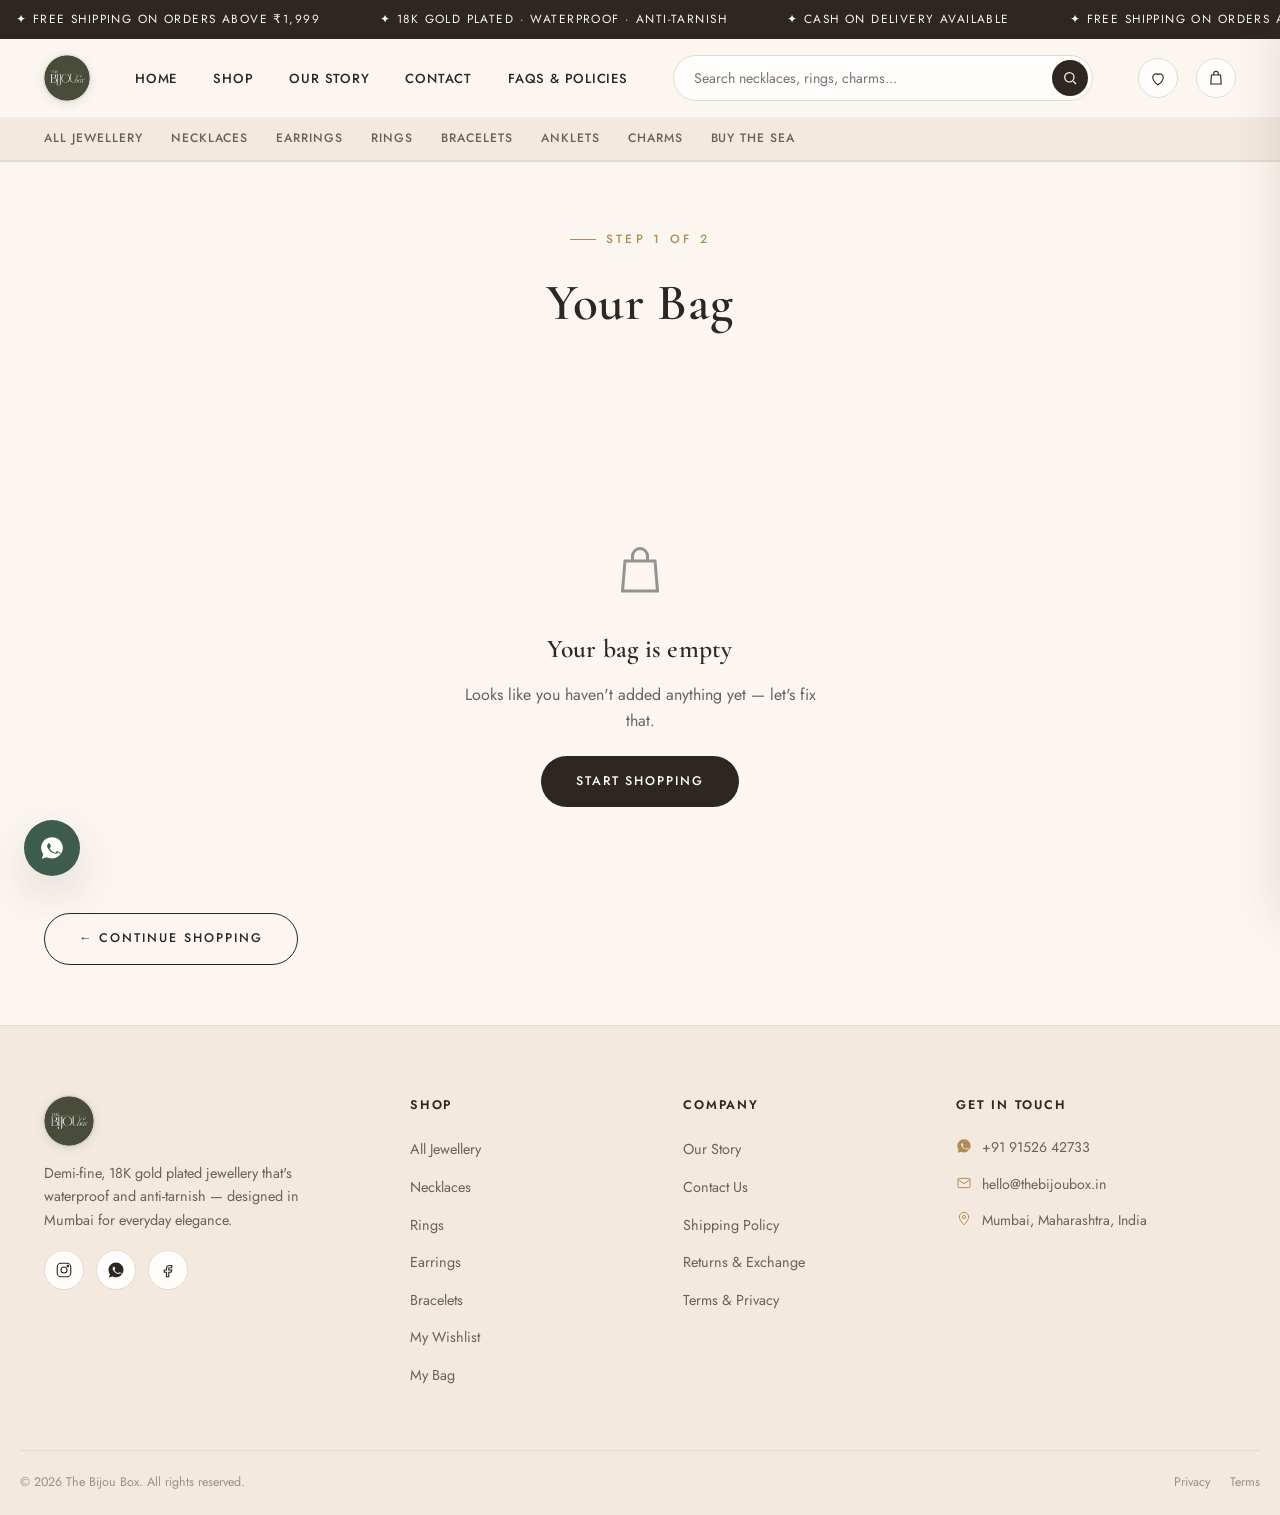
<file: bijou-box-website/cart.html>
<!doctype html>
<html lang="en">
<head>
<meta charset="UTF-8">
<meta name="viewport" content="width=device-width, initial-scale=1.0">
<title>Your Bag — The Bijou Box</title>
<meta name="description" content="Review your bag and proceed to checkout at The Bijou Box.">
<link rel="icon" href="assets/favicon.png">
<link rel="stylesheet" href="style.css">
</head>
<body data-page="cart">

<div class="announce">
  <div class="announce-track">
    <span>✦ Free Shipping On Orders Above ₹1,999</span>
    <span>✦ 18K Gold Plated · Waterproof · Anti-Tarnish</span>
    <span>✦ Cash On Delivery Available</span>
    <span>✦ Free Shipping On Orders Above ₹1,999</span>
    <span>✦ 18K Gold Plated · Waterproof · Anti-Tarnish</span>
    <span>✦ Cash On Delivery Available</span>
  </div>
</div>

<header class="site-header">
  <div class="nav-wrap">
    <a href="index.html" class="logo">
      <img src="assets/logo.png" class="logo-img" alt="The Bijou Box" onerror="this.style.display='none'; this.nextElementSibling.style.display='flex';">
      <span class="logo-mark" style="display:none;"><svg viewBox="0 0 24 24" class="logo-gem" fill="none" stroke="currentColor" stroke-width="1.3"><path d="M6 3h12l3 5-9 13L3 8l3-5z"/><path d="M3 8h18M9 3l3 5 3-5M12 8l-3 13M12 8l3 13"/></svg><span class="logo-text">The Bijou Box<small>Demi-Fine Jewellery</small></span></span>
    </a>

    <nav class="main-nav">
      <ul>
        <li><a href="index.html">Home</a></li>
        <li><a href="shop.html">Shop</a></li>
        <li><a href="about.html">Our Story</a></li>
        <li><a href="contact.html">Contact</a></li>
        <li><a href="policies.html">FAQs &amp; Policies</a></li>
      </ul>
    </nav>

    <form class="header-search" action="shop.html" onsubmit="window.location.href='shop.html?q='+encodeURIComponent(this.q.value); return false;">
      <input type="text" name="q" placeholder="Search necklaces, rings, charms...">
      <button type="submit" aria-label="Search"><svg viewBox="0 0 24 24" fill="none" stroke="currentColor" stroke-width="1.8"><circle cx="11" cy="11" r="7"/><path d="M21 21l-4.3-4.3"/></svg></button>
    </form>

    <div class="header-actions">
      <button class="icon-btn mobile-search-btn" data-open-search aria-label="Search">
        <svg viewBox="0 0 24 24" fill="none" stroke="currentColor" stroke-width="1.6"><circle cx="11" cy="11" r="7"/><path d="M21 21l-4.3-4.3"/></svg>
      </button>
      <a class="icon-btn" href="wishlist.html" aria-label="Wishlist">
        <svg viewBox="0 0 24 24" fill="none" stroke="currentColor" stroke-width="1.5"><path d="M12 21s-7-4.4-7-10a4.5 4.5 0 0 1 7-3.7A4.5 4.5 0 0 1 19 11c0 5.6-7 10-7 10z"/></svg>
        <span class="count-badge" data-wishlist-count>0</span>
      </a>
      <a class="icon-btn" href="cart.html" data-open-cart aria-label="Cart">
        <svg viewBox="0 0 24 24" fill="none" stroke="currentColor" stroke-width="1.5"><path d="M6 8h12l1 12H5L6 8z"/><path d="M9 8V6a3 3 0 0 1 6 0v2"/></svg>
        <span class="count-badge" data-cart-count>0</span>
      </a>
      <button class="icon-btn burger" aria-label="Open menu">
        <svg viewBox="0 0 24 24" fill="none" stroke="currentColor" stroke-width="1.5"><path d="M4 7h16M4 12h16M4 17h16"/></svg>
      </button>
    </div>
  </div>

  <nav class="category-bar">
    <div class="category-bar-inner">
      <a href="shop.html">All Jewellery</a>
      <a href="shop.html?category=necklaces">Necklaces</a>
      <a href="shop.html?category=earrings">Earrings</a>
      <a href="shop.html?category=rings">Rings</a>
      <a href="shop.html?category=bracelets">Bracelets</a>
      <a href="shop.html?category=anklets">Anklets</a>
      <a href="shop.html?category=charms">Charms</a>
      <a href="shop.html?collection=buy-the-sea">Buy The Sea</a>
    </div>
  </nav>
</header>

<div class="mobile-nav">
  <div class="mobile-nav-top">
    <img src="assets/logo.png" class="logo-img" alt="The Bijou Box" onerror="this.style.display='none'; this.nextElementSibling.style.display='flex';"><span class="logo-mark-static" style="display:none;"><svg viewBox="0 0 24 24" class="logo-gem" fill="none" stroke="currentColor" stroke-width="1.3"><path d="M6 3h12l3 5-9 13L3 8l3-5z"/><path d="M3 8h18M9 3l3 5 3-5M12 8l-3 13M12 8l3 13"/></svg><span class="logo-text">The Bijou Box</span></span>
    <button class="icon-btn mobile-nav-close" aria-label="Close menu">
      <svg viewBox="0 0 24 24" fill="none" stroke="currentColor" stroke-width="1.5"><path d="M6 6l12 12M18 6L6 18"/></svg>
    </button>
  </div>
  <ul>
    <li><a href="index.html">Home</a></li>
    <li><a href="shop.html">Shop All</a></li>
    <li><a href="wishlist.html">Wishlist</a></li>
    <li><a href="cart.html">My Bag</a></li>
    <li><a href="about.html">Our Story</a></li>
    <li><a href="contact.html">Contact</a></li>
    <li><a href="policies.html">FAQs &amp; Policies</a></li>
  </ul>
  <div class="mobile-nav-foot">
    <a href="https://wa.me/919152642733" class="btn btn-whatsapp btn-sm" target="_blank" rel="noopener">WhatsApp Us</a>
    <a href="https://www.instagram.com/thebijoubox.in" class="btn btn-outline btn-sm" target="_blank" rel="noopener">Instagram</a>
  </div>
</div>

<div class="drawer-overlay"></div>

<aside class="cart-drawer">
  <div class="cart-drawer-head">
    <h3>Your Bag</h3>
    <button class="icon-btn drawer-close" aria-label="Close bag"><svg viewBox="0 0 24 24" fill="none" stroke="currentColor" stroke-width="1.5"><path d="M6 6l12 12M18 6L6 18"/></svg></button>
  </div>
  <div class="cart-drawer-body"></div>
  <div class="cart-drawer-footer"></div>
</aside>

<div class="search-overlay">
  <div class="search-overlay-top">
    <form class="search-overlay-form">
      <input type="text" class="search-overlay-input" placeholder="Search necklaces, rings, charms...">
      <button type="submit" aria-label="Search"><svg viewBox="0 0 24 24" fill="none" stroke="currentColor" stroke-width="1.8"><circle cx="11" cy="11" r="7"/><path d="M21 21l-4.3-4.3"/></svg></button>
    </form>
    <button class="search-overlay-close" aria-label="Close search"><svg viewBox="0 0 24 24" fill="none" stroke="currentColor" stroke-width="1.5"><path d="M6 6l12 12M18 6L6 18"/></svg></button>
  </div>
  <div class="search-overlay-results"><p class="search-hint">Type at least 2 letters to search — try "necklace", "ring" or "charm".</p></div>
</div>

<nav class="mobile-bottom-nav">
  <div class="mobile-bottom-nav-inner">
    <a href="index.html" data-nav="home">
      <svg viewBox="0 0 24 24" fill="none" stroke="currentColor" stroke-width="1.6"><path d="M4 11.5L12 4l8 7.5"/><path d="M6 10v9h12v-9"/></svg>
      Home
    </a>
    <a href="shop.html" data-nav="shop">
      <svg viewBox="0 0 24 24" fill="none" stroke="currentColor" stroke-width="1.6"><path d="M6 8h12l1 12H5L6 8z"/><path d="M9 8V6a3 3 0 0 1 6 0v2"/></svg>
      Shop
    </a>
    <a href="#" data-open-search data-nav="search">
      <svg viewBox="0 0 24 24" fill="none" stroke="currentColor" stroke-width="1.6"><circle cx="11" cy="11" r="7"/><path d="M21 21l-4.3-4.3"/></svg>
      Search
    </a>
    <a href="wishlist.html" data-nav="wishlist">
      <svg viewBox="0 0 24 24" fill="none" stroke="currentColor" stroke-width="1.6"><path d="M12 21s-7-4.4-7-10a4.5 4.5 0 0 1 7-3.7A4.5 4.5 0 0 1 19 11c0 5.6-7 10-7 10z"/></svg>
      Wishlist
      <span class="count-badge" data-wishlist-count>0</span>
    </a>
    <a href="cart.html" data-nav="cart">
      <svg viewBox="0 0 24 24" fill="none" stroke="currentColor" stroke-width="1.6"><circle cx="9" cy="20" r="1.4"/><circle cx="18" cy="20" r="1.4"/><path d="M2 3h2l2.6 12.6a2 2 0 0 0 2 1.6h8.8a2 2 0 0 0 2-1.6L21 7H6"/></svg>
      Bag
      <span class="count-badge" data-cart-count>0</span>
    </a>
  </div>
</nav>


<main>
<section class="page-hero" style="padding-bottom:30px;">
  <div class="container">
    <span class="eyebrow">Step 1 of 2</span>
    <h1>Your Bag</h1>
  </div>
</section>

<section class="section tight">
  <div class="container">

    <div class="cart-page-empty">
      <svg viewBox="0 0 24 24" fill="none" stroke="currentColor" stroke-width="1.2"><path d="M6 8h12l1 12H5L6 8z"/><path d="M9 8V6a3 3 0 0 1 6 0v2"/></svg>
      <h2 style="font-size:1.6rem;">Your bag is empty</h2>
      <p style="max-width:360px; margin:0 auto 22px;">Looks like you haven't added anything yet — let's fix that.</p>
      <a href="shop.html" class="btn btn-primary">Start Shopping</a>
    </div>

    <div class="cart-page-layout">
      <div>
        <div id="cartPageList"></div>
        <a href="shop.html" class="btn btn-outline" style="margin-top:26px;">← Continue Shopping</a>
      </div>

      <aside class="cart-summary">
        <h3>Order Summary</h3>
        <div class="free-ship-bar"><div class="free-ship-bar-fill" style="width:0%;"></div></div>
        <p class="free-ship-note"></p>

        <div class="summary-row"><span>Subtotal</span><strong class="summary-subtotal">₹0</strong></div>
        <div class="summary-row summary-discount-row" style="display:none;"><span>Discount</span><strong class="summary-discount">−₹0</strong></div>
        <div class="summary-row"><span>Shipping</span><strong class="summary-shipping">FREE</strong></div>
        <div class="summary-total-row"><span>Total</span><strong class="summary-total">₹0</strong></div>

        <form class="promo-form">
          <input type="text" class="promo-input" placeholder="Promo code">
          <button class="btn btn-outline btn-sm" type="submit">Apply</button>
        </form>
        <p class="promo-message"></p>
        <p style="font-size:.76rem; color:var(--ink-faint); margin-bottom:20px;">Try <strong>WELCOME10</strong> for 10% off, or <strong>BIJOU200</strong> for ₹200 off orders above ₹2,500.</p>

        <a href="checkout.html" class="btn btn-primary btn-block">Proceed To Checkout</a>

        <div class="trust-badges">
          <span><svg viewBox="0 0 24 24" fill="none" stroke="currentColor" stroke-width="1.4"><path d="M12 3s6 5.5 6 10.5a6 6 0 0 1-12 0C6 8.5 12 3 12 3z"/></svg>Waterproof</span>
          <span><svg viewBox="0 0 24 24" fill="none" stroke="currentColor" stroke-width="1.4"><path d="M20 6L9 17l-5-5"/></svg>Anti-Tarnish</span>
          <span><svg viewBox="0 0 24 24" fill="none" stroke="currentColor" stroke-width="1.4"><rect x="3" y="7" width="18" height="14" rx="2"/><path d="M3 11h18"/></svg>Secure Checkout</span>
          <span><svg viewBox="0 0 24 24" fill="none" stroke="currentColor" stroke-width="1.4"><path d="M3 7h11v9H3zM14 10h4l3 3v3h-7z"/><circle cx="7" cy="18" r="1.6"/><circle cx="17.5" cy="18" r="1.6"/></svg>COD Available</span>
        </div>
      </aside>
    </div>

  </div>
</section>

</main>
<footer class="site-footer">
  <div class="container footer-grid">
    <div class="footer-col footer-brand">
      <div class="logo"><img src="assets/logo.png" class="logo-img" alt="The Bijou Box" onerror="this.style.display='none'; this.nextElementSibling.style.display='flex';"><span class="logo-mark-static" style="display:none;"><svg viewBox="0 0 24 24" class="logo-gem" fill="none" stroke="currentColor" stroke-width="1.3"><path d="M6 3h12l3 5-9 13L3 8l3-5z"/><path d="M3 8h18M9 3l3 5 3-5M12 8l-3 13M12 8l3 13"/></svg><span class="logo-text">The Bijou Box</span></span></div>
      <p>Demi-fine, 18K gold plated jewellery that's waterproof and anti-tarnish — designed in Mumbai for everyday elegance.</p>
      <div class="footer-social">
        <a class="icon-btn" href="https://www.instagram.com/thebijoubox.in" target="_blank" rel="noopener" aria-label="Instagram"><svg viewBox="0 0 24 24" fill="none" stroke="currentColor" stroke-width="1.5"><rect x="3" y="3" width="18" height="18" rx="5"/><circle cx="12" cy="12" r="4"/><circle cx="17.2" cy="6.8" r="1"/></svg></a>
        <a class="icon-btn" href="https://wa.me/919152642733" target="_blank" rel="noopener" aria-label="WhatsApp"><svg viewBox="0 0 24 24" fill="currentColor"><path d="M12 2C6.5 2 2 6.4 2 11.8c0 2.1.7 4.1 1.9 5.7L2.6 22l4.7-1.5c1.4.7 2.9 1.1 4.7 1.1 5.5 0 10-4.4 10-9.8S17.5 2 12 2zm5.6 14c-.2.6-1.2 1.2-1.7 1.2-.4 0-.9.2-3-.6-2.6-1-4.2-3.7-4.4-3.9-.1-.2-1-1.4-1-2.6 0-1.2.6-1.8.9-2.1.2-.3.5-.3.7-.3h.5c.2 0 .4 0 .6.5.2.5.7 1.7.8 1.8.1.2.1.4 0 .6-.1.2-.2.3-.4.5-.2.2-.4.4-.5.6-.2.2-.4.4-.2.7.2.4.9 1.5 2 2.4 1.3 1.1 2.4 1.5 2.8 1.6.3.1.5.1.7-.1.2-.2.7-.9.9-1.2.2-.3.4-.3.7-.2.3.1 1.8.9 2.1 1 .3.1.5.2.6.3.1.2.1.9-.1 1.5z"/></svg></a>
        <a class="icon-btn" href="https://facebook.com" target="_blank" rel="noopener" aria-label="Facebook"><svg viewBox="0 0 24 24" fill="none" stroke="currentColor" stroke-width="1.5"><path d="M14 9h3V6h-3a4 4 0 0 0-4 4v2H7v3h3v6h3v-6h3l1-3h-4v-2a1 1 0 0 1 1-1z"/></svg></a>
      </div>
    </div>
    <div class="footer-col">
      <h4>Shop</h4>
      <ul>
        <li><a href="shop.html">All Jewellery</a></li>
        <li><a href="shop.html?category=necklaces">Necklaces</a></li>
        <li><a href="shop.html?category=rings">Rings</a></li>
        <li><a href="shop.html?category=earrings">Earrings</a></li>
        <li><a href="shop.html?category=bracelets">Bracelets</a></li>
        <li><a href="wishlist.html">My Wishlist</a></li>
        <li><a href="cart.html">My Bag</a></li>
      </ul>
    </div>
    <div class="footer-col">
      <h4>Company</h4>
      <ul>
        <li><a href="about.html">Our Story</a></li>
        <li><a href="contact.html">Contact Us</a></li>
        <li><a href="policies.html">Shipping Policy</a></li>
        <li><a href="policies.html">Returns &amp; Exchange</a></li>
        <li><a href="policies.html">Terms &amp; Privacy</a></li>
      </ul>
    </div>
    <div class="footer-col">
      <h4>Get In Touch</h4>
      <div class="contact-line">
        <svg viewBox="0 0 24 24" fill="currentColor"><path d="M12 2C6.5 2 2 6.4 2 11.8c0 2.1.7 4.1 1.9 5.7L2.6 22l4.7-1.5c1.4.7 2.9 1.1 4.7 1.1 5.5 0 10-4.4 10-9.8S17.5 2 12 2zm5.6 14c-.2.6-1.2 1.2-1.7 1.2-.4 0-.9.2-3-.6-2.6-1-4.2-3.7-4.4-3.9-.1-.2-1-1.4-1-2.6 0-1.2.6-1.8.9-2.1.2-.3.5-.3.7-.3h.5c.2 0 .4 0 .6.5.2.5.7 1.7.8 1.8.1.2.1.4 0 .6-.1.2-.2.3-.4.5-.2.2-.4.4-.5.6-.2.2-.4.4-.2.7.2.4.9 1.5 2 2.4 1.3 1.1 2.4 1.5 2.8 1.6.3.1.5.1.7-.1.2-.2.7-.9.9-1.2.2-.3.4-.3.7-.2.3.1 1.8.9 2.1 1 .3.1.5.2.6.3.1.2.1.9-.1 1.5z"/></svg>
        <span><a href="https://wa.me/919152642733" target="_blank" rel="noopener">+91 91526 42733</a></span>
      </div>
      <div class="contact-line">
        <svg viewBox="0 0 24 24" fill="none" stroke="currentColor" stroke-width="1.5"><rect x="3" y="5" width="18" height="14" rx="2"/><path d="M3 7l9 6 9-6"/></svg>
        <span><a href="mailto:hello@thebijoubox.in">hello@thebijoubox.in</a></span>
      </div>
      <div class="contact-line">
        <svg viewBox="0 0 24 24" fill="none" stroke="currentColor" stroke-width="1.5"><path d="M12 21s-7-7.5-7-12a7 7 0 0 1 14 0c0 4.5-7 12-7 12z"/><circle cx="12" cy="9" r="2.4"/></svg>
        <span>Mumbai, Maharashtra, India</span>
      </div>
    </div>
  </div>
  <div class="container footer-bottom">
    <span>© <span class="js-year"></span> The Bijou Box. All rights reserved.</span>
    <div class="footer-bottom-links">
      <a href="policies.html">Privacy</a>
      <a href="policies.html">Terms</a>
    </div>
  </div>
</footer>

<a href="https://wa.me/919152642733" class="wa-float" target="_blank" rel="noopener" aria-label="Chat on WhatsApp">
  <svg viewBox="0 0 24 24" fill="currentColor"><path d="M12 2C6.5 2 2 6.4 2 11.8c0 2.1.7 4.1 1.9 5.7L2.6 22l4.7-1.5c1.4.7 2.9 1.1 4.7 1.1 5.5 0 10-4.4 10-9.8S17.5 2 12 2zm5.6 14c-.2.6-1.2 1.2-1.7 1.2-.4 0-.9.2-3-.6-2.6-1-4.2-3.7-4.4-3.9-.1-.2-1-1.4-1-2.6 0-1.2.6-1.8.9-2.1.2-.3.5-.3.7-.3h.5c.2 0 .4 0 .6.5.2.5.7 1.7.8 1.8.1.2.1.4 0 .6-.1.2-.2.3-.4.5-.2.2-.4.4-.5.6-.2.2-.4.4-.2.7.2.4.9 1.5 2 2.4 1.3 1.1 2.4 1.5 2.8 1.6.3.1.5.1.7-.1.2-.2.7-.9.9-1.2.2-.3.4-.3.7-.2.3.1 1.8.9 2.1 1 .3.1.5.2.6.3.1.2.1.9-.1 1.5z"/></svg>
</a>
<button class="back-to-top" aria-label="Back to top">
  <svg viewBox="0 0 24 24" fill="none" stroke="currentColor" stroke-width="1.8"><path d="M12 19V5M5 12l7-7 7 7"/></svg>
</button>

<script src="data.js"></script>
<script src="store.js"></script>
<script src="app.js"></script>
</body>
</html>
</file>
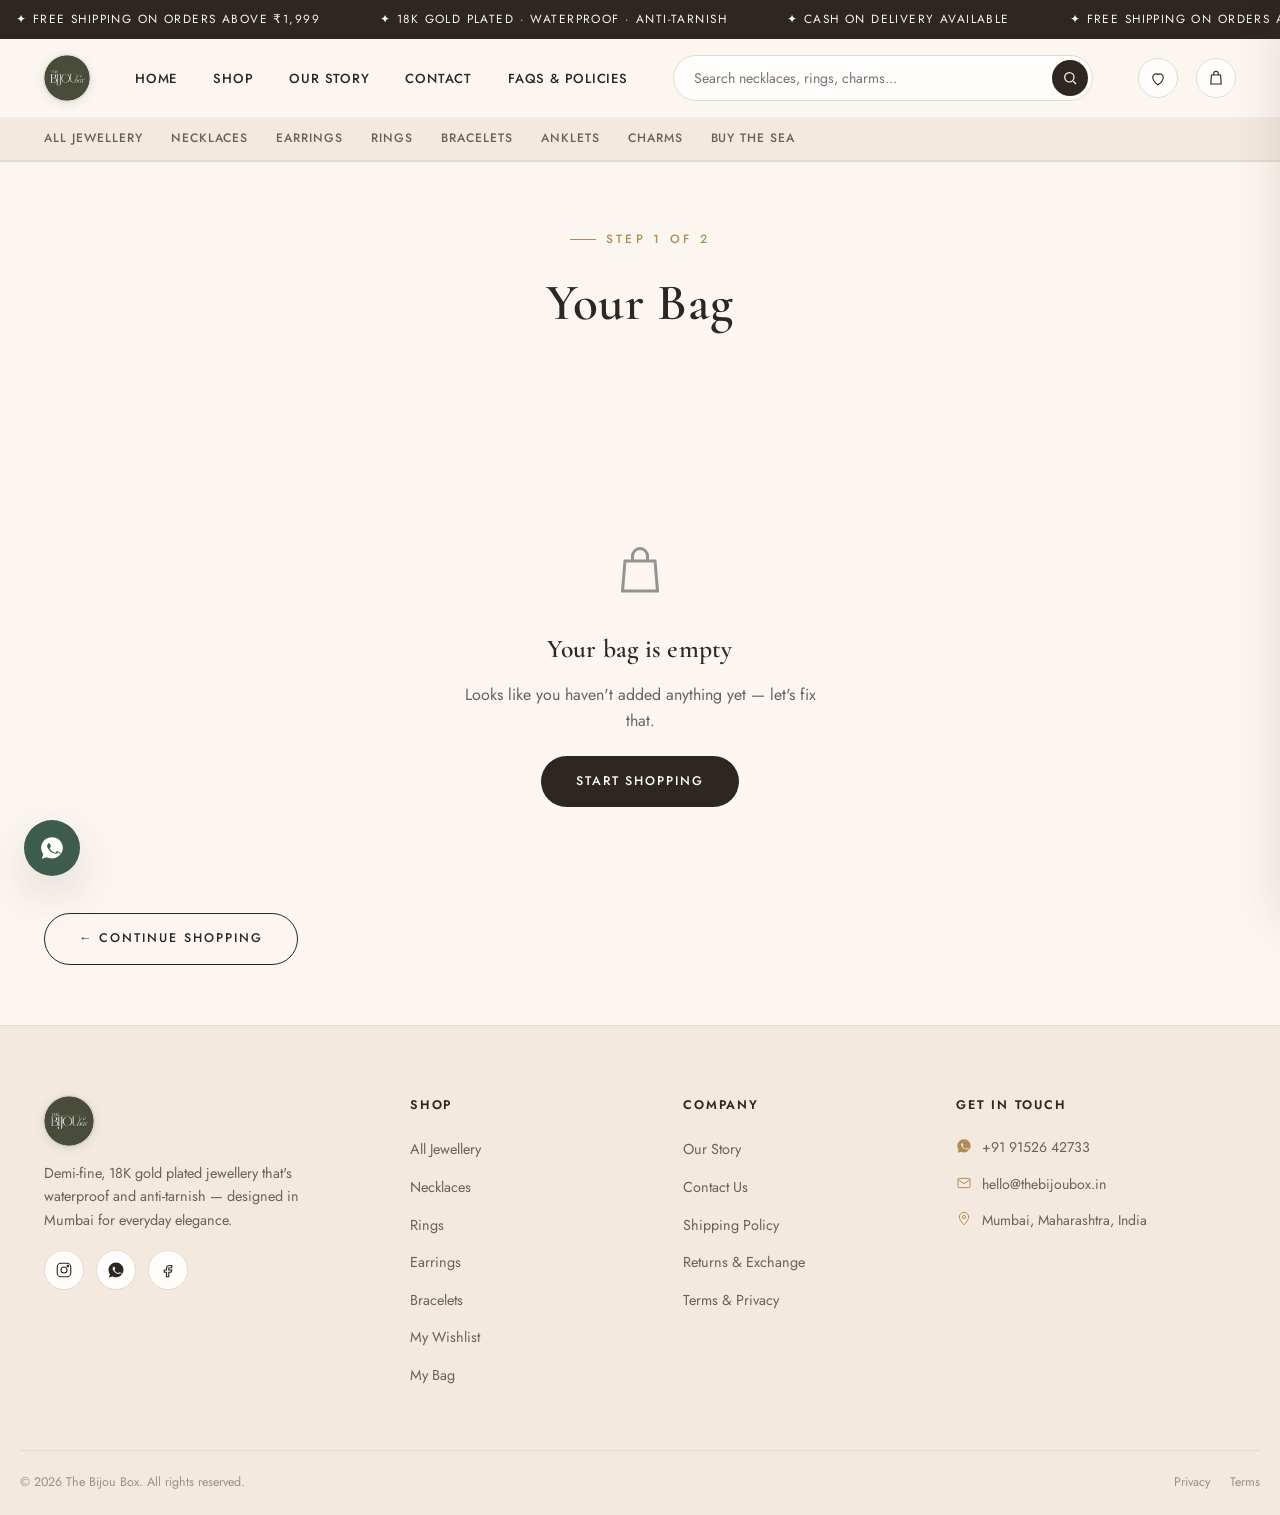
<file: bijou-box-website/checkout.html>
<!doctype html>
<html lang="en">
<head>
<meta charset="UTF-8">
<meta name="viewport" content="width=device-width, initial-scale=1.0">
<title>Checkout — The Bijou Box</title>
<meta name="description" content="Secure checkout at The Bijou Box — Cash on Delivery available.">
<link rel="icon" href="assets/favicon.png">
<link rel="stylesheet" href="style.css">
</head>
<body data-page="checkout">

<div class="announce">
  <div class="announce-track">
    <span>✦ Free Shipping On Orders Above ₹1,999</span>
    <span>✦ 18K Gold Plated · Waterproof · Anti-Tarnish</span>
    <span>✦ Cash On Delivery Available</span>
    <span>✦ Free Shipping On Orders Above ₹1,999</span>
    <span>✦ 18K Gold Plated · Waterproof · Anti-Tarnish</span>
    <span>✦ Cash On Delivery Available</span>
  </div>
</div>

<header class="site-header">
  <div class="nav-wrap">
    <a href="index.html" class="logo">
      <img src="assets/logo.png" class="logo-img" alt="The Bijou Box" onerror="this.style.display='none'; this.nextElementSibling.style.display='flex';">
      <span class="logo-mark" style="display:none;"><svg viewBox="0 0 24 24" class="logo-gem" fill="none" stroke="currentColor" stroke-width="1.3"><path d="M6 3h12l3 5-9 13L3 8l3-5z"/><path d="M3 8h18M9 3l3 5 3-5M12 8l-3 13M12 8l3 13"/></svg><span class="logo-text">The Bijou Box<small>Demi-Fine Jewellery</small></span></span>
    </a>

    <nav class="main-nav">
      <ul>
        <li><a href="index.html">Home</a></li>
        <li><a href="shop.html">Shop</a></li>
        <li><a href="about.html">Our Story</a></li>
        <li><a href="contact.html">Contact</a></li>
        <li><a href="policies.html">FAQs &amp; Policies</a></li>
      </ul>
    </nav>

    <form class="header-search" action="shop.html" onsubmit="window.location.href='shop.html?q='+encodeURIComponent(this.q.value); return false;">
      <input type="text" name="q" placeholder="Search necklaces, rings, charms...">
      <button type="submit" aria-label="Search"><svg viewBox="0 0 24 24" fill="none" stroke="currentColor" stroke-width="1.8"><circle cx="11" cy="11" r="7"/><path d="M21 21l-4.3-4.3"/></svg></button>
    </form>

    <div class="header-actions">
      <button class="icon-btn mobile-search-btn" data-open-search aria-label="Search">
        <svg viewBox="0 0 24 24" fill="none" stroke="currentColor" stroke-width="1.6"><circle cx="11" cy="11" r="7"/><path d="M21 21l-4.3-4.3"/></svg>
      </button>
      <a class="icon-btn" href="wishlist.html" aria-label="Wishlist">
        <svg viewBox="0 0 24 24" fill="none" stroke="currentColor" stroke-width="1.5"><path d="M12 21s-7-4.4-7-10a4.5 4.5 0 0 1 7-3.7A4.5 4.5 0 0 1 19 11c0 5.6-7 10-7 10z"/></svg>
        <span class="count-badge" data-wishlist-count>0</span>
      </a>
      <a class="icon-btn" href="cart.html" data-open-cart aria-label="Cart">
        <svg viewBox="0 0 24 24" fill="none" stroke="currentColor" stroke-width="1.5"><path d="M6 8h12l1 12H5L6 8z"/><path d="M9 8V6a3 3 0 0 1 6 0v2"/></svg>
        <span class="count-badge" data-cart-count>0</span>
      </a>
      <button class="icon-btn burger" aria-label="Open menu">
        <svg viewBox="0 0 24 24" fill="none" stroke="currentColor" stroke-width="1.5"><path d="M4 7h16M4 12h16M4 17h16"/></svg>
      </button>
    </div>
  </div>

  <nav class="category-bar">
    <div class="category-bar-inner">
      <a href="shop.html">All Jewellery</a>
      <a href="shop.html?category=necklaces">Necklaces</a>
      <a href="shop.html?category=earrings">Earrings</a>
      <a href="shop.html?category=rings">Rings</a>
      <a href="shop.html?category=bracelets">Bracelets</a>
      <a href="shop.html?category=anklets">Anklets</a>
      <a href="shop.html?category=charms">Charms</a>
      <a href="shop.html?collection=buy-the-sea">Buy The Sea</a>
    </div>
  </nav>
</header>

<div class="mobile-nav">
  <div class="mobile-nav-top">
    <img src="assets/logo.png" class="logo-img" alt="The Bijou Box" onerror="this.style.display='none'; this.nextElementSibling.style.display='flex';"><span class="logo-mark-static" style="display:none;"><svg viewBox="0 0 24 24" class="logo-gem" fill="none" stroke="currentColor" stroke-width="1.3"><path d="M6 3h12l3 5-9 13L3 8l3-5z"/><path d="M3 8h18M9 3l3 5 3-5M12 8l-3 13M12 8l3 13"/></svg><span class="logo-text">The Bijou Box</span></span>
    <button class="icon-btn mobile-nav-close" aria-label="Close menu">
      <svg viewBox="0 0 24 24" fill="none" stroke="currentColor" stroke-width="1.5"><path d="M6 6l12 12M18 6L6 18"/></svg>
    </button>
  </div>
  <ul>
    <li><a href="index.html">Home</a></li>
    <li><a href="shop.html">Shop All</a></li>
    <li><a href="wishlist.html">Wishlist</a></li>
    <li><a href="cart.html">My Bag</a></li>
    <li><a href="about.html">Our Story</a></li>
    <li><a href="contact.html">Contact</a></li>
    <li><a href="policies.html">FAQs &amp; Policies</a></li>
  </ul>
  <div class="mobile-nav-foot">
    <a href="https://wa.me/919152642733" class="btn btn-whatsapp btn-sm" target="_blank" rel="noopener">WhatsApp Us</a>
    <a href="https://www.instagram.com/thebijoubox.in" class="btn btn-outline btn-sm" target="_blank" rel="noopener">Instagram</a>
  </div>
</div>

<div class="drawer-overlay"></div>

<aside class="cart-drawer">
  <div class="cart-drawer-head">
    <h3>Your Bag</h3>
    <button class="icon-btn drawer-close" aria-label="Close bag"><svg viewBox="0 0 24 24" fill="none" stroke="currentColor" stroke-width="1.5"><path d="M6 6l12 12M18 6L6 18"/></svg></button>
  </div>
  <div class="cart-drawer-body"></div>
  <div class="cart-drawer-footer"></div>
</aside>

<div class="search-overlay">
  <div class="search-overlay-top">
    <form class="search-overlay-form">
      <input type="text" class="search-overlay-input" placeholder="Search necklaces, rings, charms...">
      <button type="submit" aria-label="Search"><svg viewBox="0 0 24 24" fill="none" stroke="currentColor" stroke-width="1.8"><circle cx="11" cy="11" r="7"/><path d="M21 21l-4.3-4.3"/></svg></button>
    </form>
    <button class="search-overlay-close" aria-label="Close search"><svg viewBox="0 0 24 24" fill="none" stroke="currentColor" stroke-width="1.5"><path d="M6 6l12 12M18 6L6 18"/></svg></button>
  </div>
  <div class="search-overlay-results"><p class="search-hint">Type at least 2 letters to search — try "necklace", "ring" or "charm".</p></div>
</div>

<nav class="mobile-bottom-nav">
  <div class="mobile-bottom-nav-inner">
    <a href="index.html" data-nav="home">
      <svg viewBox="0 0 24 24" fill="none" stroke="currentColor" stroke-width="1.6"><path d="M4 11.5L12 4l8 7.5"/><path d="M6 10v9h12v-9"/></svg>
      Home
    </a>
    <a href="shop.html" data-nav="shop">
      <svg viewBox="0 0 24 24" fill="none" stroke="currentColor" stroke-width="1.6"><path d="M6 8h12l1 12H5L6 8z"/><path d="M9 8V6a3 3 0 0 1 6 0v2"/></svg>
      Shop
    </a>
    <a href="#" data-open-search data-nav="search">
      <svg viewBox="0 0 24 24" fill="none" stroke="currentColor" stroke-width="1.6"><circle cx="11" cy="11" r="7"/><path d="M21 21l-4.3-4.3"/></svg>
      Search
    </a>
    <a href="wishlist.html" data-nav="wishlist">
      <svg viewBox="0 0 24 24" fill="none" stroke="currentColor" stroke-width="1.6"><path d="M12 21s-7-4.4-7-10a4.5 4.5 0 0 1 7-3.7A4.5 4.5 0 0 1 19 11c0 5.6-7 10-7 10z"/></svg>
      Wishlist
      <span class="count-badge" data-wishlist-count>0</span>
    </a>
    <a href="cart.html" data-nav="cart">
      <svg viewBox="0 0 24 24" fill="none" stroke="currentColor" stroke-width="1.6"><circle cx="9" cy="20" r="1.4"/><circle cx="18" cy="20" r="1.4"/><path d="M2 3h2l2.6 12.6a2 2 0 0 0 2 1.6h8.8a2 2 0 0 0 2-1.6L21 7H6"/></svg>
      Bag
      <span class="count-badge" data-cart-count>0</span>
    </a>
  </div>
</nav>


<main>
<section class="page-hero" style="padding-bottom:30px;">
  <div class="container">
    <span class="eyebrow">Step 2 of 2</span>
    <h1>Checkout</h1>
  </div>
</section>

<section class="section tight">
  <div class="container">
    <form id="checkoutForm" novalidate>
      <div class="checkout-layout">
        <div>

          <div class="checkout-block">
            <h3><span class="checkout-step-num">1</span> Delivery Address</h3>
            <div class="form-grid-2">
              <div class="form-row">
                <label for="coName">Full Name</label>
                <input id="coName" type="text" placeholder="Your name">
                <span class="co-error" data-error-for="coName"></span>
              </div>
              <div class="form-row">
                <label for="coPhone">Phone Number</label>
                <input id="coPhone" type="tel" placeholder="10-digit mobile number" maxlength="10">
                <span class="co-error" data-error-for="coPhone"></span>
              </div>
            </div>
            <div class="form-row">
              <label for="coEmail">Email Address</label>
              <input id="coEmail" type="email" placeholder="you@example.com">
              <span class="co-error" data-error-for="coEmail"></span>
            </div>
            <div class="form-row">
              <label for="coAddress1">Address</label>
              <input id="coAddress1" type="text" placeholder="Flat / House no., Street">
              <span class="co-error" data-error-for="coAddress1"></span>
            </div>
            <div class="form-row">
              <label for="coAddress2">Apartment, Landmark (Optional)</label>
              <input id="coAddress2" type="text" placeholder="Landmark, area">
            </div>
            <div class="form-grid-2">
              <div class="form-row">
                <label for="coCity">City</label>
                <input id="coCity" type="text" placeholder="City">
                <span class="co-error" data-error-for="coCity"></span>
              </div>
              <div class="form-row">
                <label for="coState">State</label>
                <input id="coState" type="text" placeholder="State">
                <span class="co-error" data-error-for="coState"></span>
              </div>
            </div>
            <div class="form-row">
              <label for="coPincode">Pincode</label>
              <input id="coPincode" type="text" placeholder="6-digit pincode" maxlength="6" inputmode="numeric" style="max-width:220px;">
              <span class="co-error" data-error-for="coPincode"></span>
            </div>
          </div>

          <div class="checkout-block">
            <h3><span class="checkout-step-num">2</span> Delivery Method</h3>
            <label class="radio-card">
              <input type="radio" name="delivery" value="standard" checked>
              <div class="rc-info"><strong>Standard Delivery</strong><span>3–5 working days</span></div>
              <span class="rc-fee">FREE above ₹1,999</span>
            </label>
            <label class="radio-card">
              <input type="radio" name="delivery" value="express">
              <div class="rc-info"><strong>Express Delivery</strong><span>1–2 working days (select cities)</span></div>
              <span class="rc-fee">+ ₹150</span>
            </label>
          </div>

          <div class="checkout-block">
            <h3><span class="checkout-step-num">3</span> Payment Method</h3>
            <label class="radio-card">
              <input type="radio" name="payment" value="cod" checked>
              <div class="rc-info"><strong>Cash On Delivery</strong><span>Pay in cash when your order arrives</span></div>
            </label>
            <label class="radio-card disabled">
              <input type="radio" name="payment" value="card" disabled>
              <div class="rc-info"><strong>Card / UPI / Net Banking</strong><span>Online payment gateway</span></div>
              <span class="rc-soon">Coming Soon</span>
            </label>
            <p style="font-size:.8rem; color:var(--ink-faint); margin-top:10px;">We're finishing setup on online payments. For now, every order is Cash on Delivery, confirmed with you over WhatsApp right after you place it.</p>
          </div>

        </div>

        <aside class="checkout-summary-box">
          <h3 style="font-size:1.3rem; margin-bottom:20px;">Order Summary</h3>
          <div id="checkoutSummaryList"></div>
          <div class="summary-row" style="margin-top:16px;"><span>Subtotal</span><strong class="co-subtotal">₹0</strong></div>
          <div class="summary-row co-discount-row" style="display:none;"><span>Discount</span><strong class="co-discount">−₹0</strong></div>
          <div class="summary-row"><span>Shipping</span><strong class="co-shipping">FREE</strong></div>
          <div class="summary-total-row"><span>Total</span><strong class="co-total">₹0</strong></div>
          <button type="submit" class="btn btn-primary btn-block" style="margin-top:22px;">Place Order</button>
          <p style="font-size:.76rem; color:var(--ink-faint); margin-top:12px; text-align:center;">By placing this order you agree to our <a href="policies.html" style="text-decoration:underline;">Terms &amp; Policies</a>.</p>
        </aside>
      </div>
    </form>
  </div>
</section>

</main>
<footer class="site-footer">
  <div class="container footer-grid">
    <div class="footer-col footer-brand">
      <div class="logo"><img src="assets/logo.png" class="logo-img" alt="The Bijou Box" onerror="this.style.display='none'; this.nextElementSibling.style.display='flex';"><span class="logo-mark-static" style="display:none;"><svg viewBox="0 0 24 24" class="logo-gem" fill="none" stroke="currentColor" stroke-width="1.3"><path d="M6 3h12l3 5-9 13L3 8l3-5z"/><path d="M3 8h18M9 3l3 5 3-5M12 8l-3 13M12 8l3 13"/></svg><span class="logo-text">The Bijou Box</span></span></div>
      <p>Demi-fine, 18K gold plated jewellery that's waterproof and anti-tarnish — designed in Mumbai for everyday elegance.</p>
      <div class="footer-social">
        <a class="icon-btn" href="https://www.instagram.com/thebijoubox.in" target="_blank" rel="noopener" aria-label="Instagram"><svg viewBox="0 0 24 24" fill="none" stroke="currentColor" stroke-width="1.5"><rect x="3" y="3" width="18" height="18" rx="5"/><circle cx="12" cy="12" r="4"/><circle cx="17.2" cy="6.8" r="1"/></svg></a>
        <a class="icon-btn" href="https://wa.me/919152642733" target="_blank" rel="noopener" aria-label="WhatsApp"><svg viewBox="0 0 24 24" fill="currentColor"><path d="M12 2C6.5 2 2 6.4 2 11.8c0 2.1.7 4.1 1.9 5.7L2.6 22l4.7-1.5c1.4.7 2.9 1.1 4.7 1.1 5.5 0 10-4.4 10-9.8S17.5 2 12 2zm5.6 14c-.2.6-1.2 1.2-1.7 1.2-.4 0-.9.2-3-.6-2.6-1-4.2-3.7-4.4-3.9-.1-.2-1-1.4-1-2.6 0-1.2.6-1.8.9-2.1.2-.3.5-.3.7-.3h.5c.2 0 .4 0 .6.5.2.5.7 1.7.8 1.8.1.2.1.4 0 .6-.1.2-.2.3-.4.5-.2.2-.4.4-.5.6-.2.2-.4.4-.2.7.2.4.9 1.5 2 2.4 1.3 1.1 2.4 1.5 2.8 1.6.3.1.5.1.7-.1.2-.2.7-.9.9-1.2.2-.3.4-.3.7-.2.3.1 1.8.9 2.1 1 .3.1.5.2.6.3.1.2.1.9-.1 1.5z"/></svg></a>
        <a class="icon-btn" href="https://facebook.com" target="_blank" rel="noopener" aria-label="Facebook"><svg viewBox="0 0 24 24" fill="none" stroke="currentColor" stroke-width="1.5"><path d="M14 9h3V6h-3a4 4 0 0 0-4 4v2H7v3h3v6h3v-6h3l1-3h-4v-2a1 1 0 0 1 1-1z"/></svg></a>
      </div>
    </div>
    <div class="footer-col">
      <h4>Shop</h4>
      <ul>
        <li><a href="shop.html">All Jewellery</a></li>
        <li><a href="shop.html?category=necklaces">Necklaces</a></li>
        <li><a href="shop.html?category=rings">Rings</a></li>
        <li><a href="shop.html?category=earrings">Earrings</a></li>
        <li><a href="shop.html?category=bracelets">Bracelets</a></li>
        <li><a href="wishlist.html">My Wishlist</a></li>
        <li><a href="cart.html">My Bag</a></li>
      </ul>
    </div>
    <div class="footer-col">
      <h4>Company</h4>
      <ul>
        <li><a href="about.html">Our Story</a></li>
        <li><a href="contact.html">Contact Us</a></li>
        <li><a href="policies.html">Shipping Policy</a></li>
        <li><a href="policies.html">Returns &amp; Exchange</a></li>
        <li><a href="policies.html">Terms &amp; Privacy</a></li>
      </ul>
    </div>
    <div class="footer-col">
      <h4>Get In Touch</h4>
      <div class="contact-line">
        <svg viewBox="0 0 24 24" fill="currentColor"><path d="M12 2C6.5 2 2 6.4 2 11.8c0 2.1.7 4.1 1.9 5.7L2.6 22l4.7-1.5c1.4.7 2.9 1.1 4.7 1.1 5.5 0 10-4.4 10-9.8S17.5 2 12 2zm5.6 14c-.2.6-1.2 1.2-1.7 1.2-.4 0-.9.2-3-.6-2.6-1-4.2-3.7-4.4-3.9-.1-.2-1-1.4-1-2.6 0-1.2.6-1.8.9-2.1.2-.3.5-.3.7-.3h.5c.2 0 .4 0 .6.5.2.5.7 1.7.8 1.8.1.2.1.4 0 .6-.1.2-.2.3-.4.5-.2.2-.4.4-.5.6-.2.2-.4.4-.2.7.2.4.9 1.5 2 2.4 1.3 1.1 2.4 1.5 2.8 1.6.3.1.5.1.7-.1.2-.2.7-.9.9-1.2.2-.3.4-.3.7-.2.3.1 1.8.9 2.1 1 .3.1.5.2.6.3.1.2.1.9-.1 1.5z"/></svg>
        <span><a href="https://wa.me/919152642733" target="_blank" rel="noopener">+91 91526 42733</a></span>
      </div>
      <div class="contact-line">
        <svg viewBox="0 0 24 24" fill="none" stroke="currentColor" stroke-width="1.5"><rect x="3" y="5" width="18" height="14" rx="2"/><path d="M3 7l9 6 9-6"/></svg>
        <span><a href="mailto:hello@thebijoubox.in">hello@thebijoubox.in</a></span>
      </div>
      <div class="contact-line">
        <svg viewBox="0 0 24 24" fill="none" stroke="currentColor" stroke-width="1.5"><path d="M12 21s-7-7.5-7-12a7 7 0 0 1 14 0c0 4.5-7 12-7 12z"/><circle cx="12" cy="9" r="2.4"/></svg>
        <span>Mumbai, Maharashtra, India</span>
      </div>
    </div>
  </div>
  <div class="container footer-bottom">
    <span>© <span class="js-year"></span> The Bijou Box. All rights reserved.</span>
    <div class="footer-bottom-links">
      <a href="policies.html">Privacy</a>
      <a href="policies.html">Terms</a>
    </div>
  </div>
</footer>

<a href="https://wa.me/919152642733" class="wa-float" target="_blank" rel="noopener" aria-label="Chat on WhatsApp">
  <svg viewBox="0 0 24 24" fill="currentColor"><path d="M12 2C6.5 2 2 6.4 2 11.8c0 2.1.7 4.1 1.9 5.7L2.6 22l4.7-1.5c1.4.7 2.9 1.1 4.7 1.1 5.5 0 10-4.4 10-9.8S17.5 2 12 2zm5.6 14c-.2.6-1.2 1.2-1.7 1.2-.4 0-.9.2-3-.6-2.6-1-4.2-3.7-4.4-3.9-.1-.2-1-1.4-1-2.6 0-1.2.6-1.8.9-2.1.2-.3.5-.3.7-.3h.5c.2 0 .4 0 .6.5.2.5.7 1.7.8 1.8.1.2.1.4 0 .6-.1.2-.2.3-.4.5-.2.2-.4.4-.5.6-.2.2-.4.4-.2.7.2.4.9 1.5 2 2.4 1.3 1.1 2.4 1.5 2.8 1.6.3.1.5.1.7-.1.2-.2.7-.9.9-1.2.2-.3.4-.3.7-.2.3.1 1.8.9 2.1 1 .3.1.5.2.6.3.1.2.1.9-.1 1.5z"/></svg>
</a>
<button class="back-to-top" aria-label="Back to top">
  <svg viewBox="0 0 24 24" fill="none" stroke="currentColor" stroke-width="1.8"><path d="M12 19V5M5 12l7-7 7 7"/></svg>
</button>

<script src="data.js"></script>
<script src="store.js"></script>
<script src="app.js"></script>
</body>
</html>
</file>
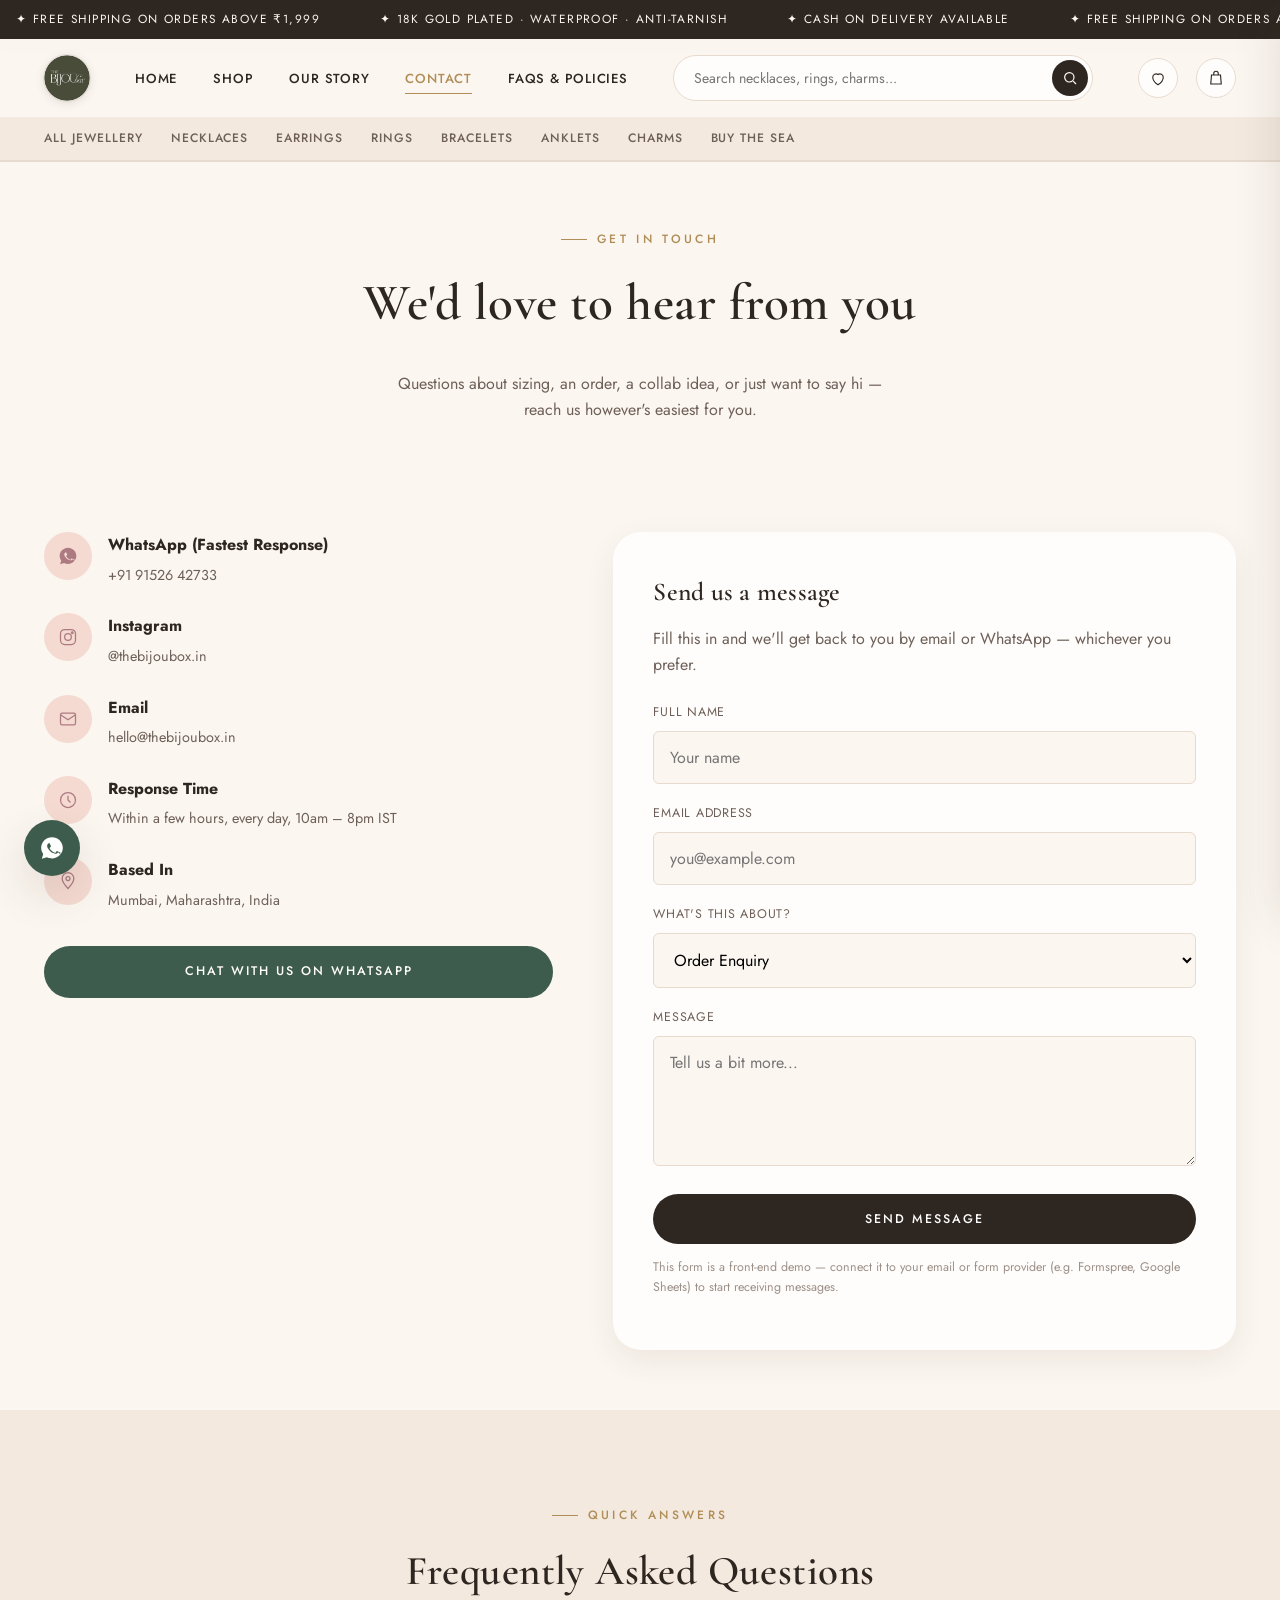
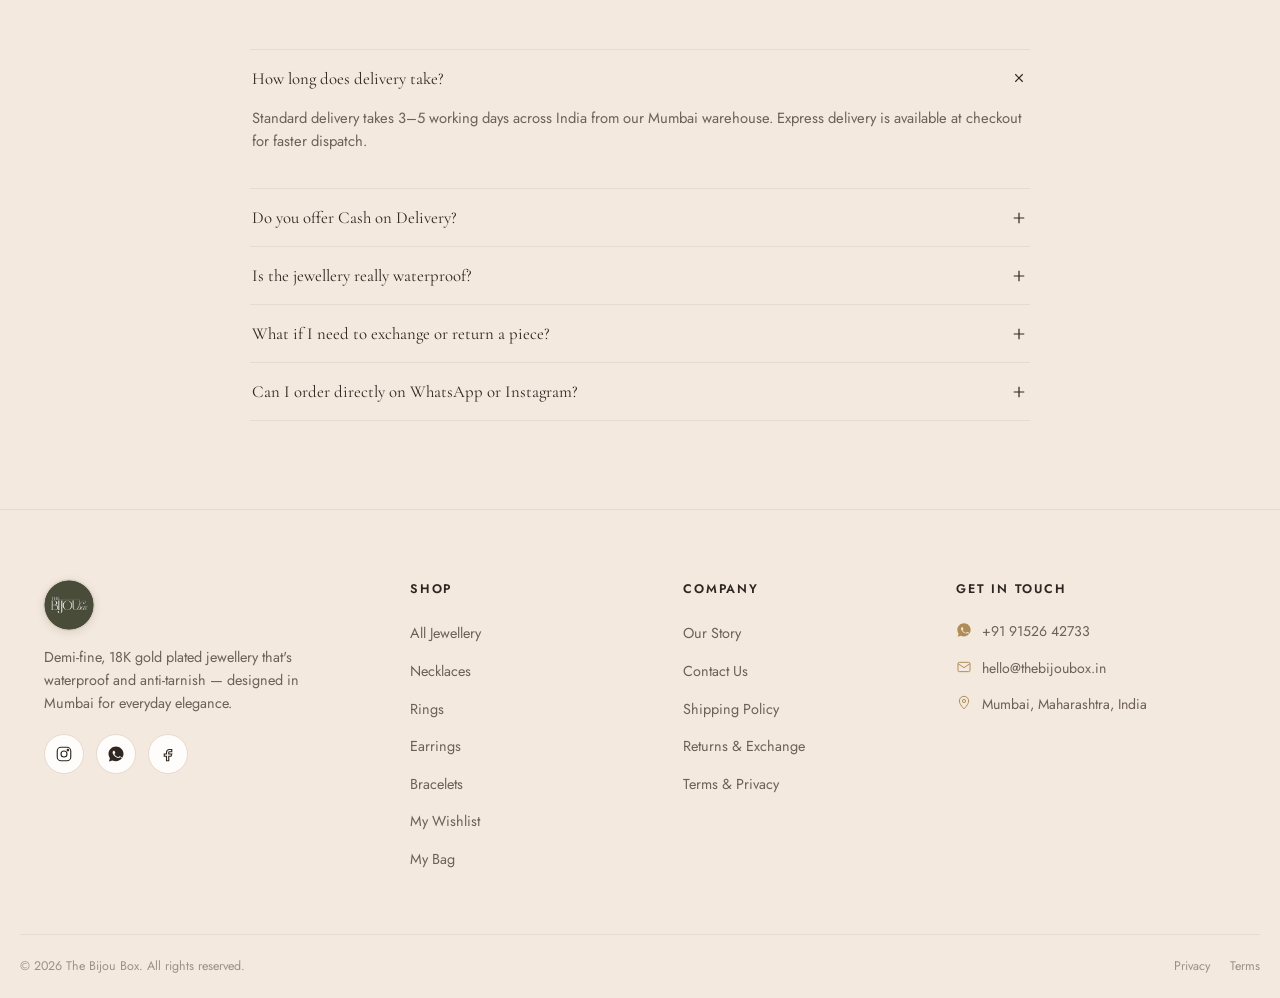
<file: bijou-box-website/contact.html>
<!doctype html>
<html lang="en">
<head>
<meta charset="UTF-8">
<meta name="viewport" content="width=device-width, initial-scale=1.0">
<title>Contact Us — The Bijou Box</title>
<meta name="description" content="Get in touch with The Bijou Box over WhatsApp, Instagram or email — we usually reply within a few hours.">
<link rel="icon" href="assets/favicon.png">
<link rel="stylesheet" href="style.css">
</head>
<body data-page="contact">

<div class="announce">
  <div class="announce-track">
    <span>✦ Free Shipping On Orders Above ₹1,999</span>
    <span>✦ 18K Gold Plated · Waterproof · Anti-Tarnish</span>
    <span>✦ Cash On Delivery Available</span>
    <span>✦ Free Shipping On Orders Above ₹1,999</span>
    <span>✦ 18K Gold Plated · Waterproof · Anti-Tarnish</span>
    <span>✦ Cash On Delivery Available</span>
  </div>
</div>

<header class="site-header">
  <div class="nav-wrap">
    <a href="index.html" class="logo">
      <img src="assets/logo.png" class="logo-img" alt="The Bijou Box" onerror="this.style.display='none'; this.nextElementSibling.style.display='flex';">
      <span class="logo-mark" style="display:none;"><svg viewBox="0 0 24 24" class="logo-gem" fill="none" stroke="currentColor" stroke-width="1.3"><path d="M6 3h12l3 5-9 13L3 8l3-5z"/><path d="M3 8h18M9 3l3 5 3-5M12 8l-3 13M12 8l3 13"/></svg><span class="logo-text">The Bijou Box<small>Demi-Fine Jewellery</small></span></span>
    </a>

    <nav class="main-nav">
      <ul>
        <li><a href="index.html">Home</a></li>
        <li><a href="shop.html">Shop</a></li>
        <li><a href="about.html">Our Story</a></li>
        <li><a href="contact.html" class="active">Contact</a></li>
        <li><a href="policies.html">FAQs &amp; Policies</a></li>
      </ul>
    </nav>

    <form class="header-search" action="shop.html" onsubmit="window.location.href='shop.html?q='+encodeURIComponent(this.q.value); return false;">
      <input type="text" name="q" placeholder="Search necklaces, rings, charms...">
      <button type="submit" aria-label="Search"><svg viewBox="0 0 24 24" fill="none" stroke="currentColor" stroke-width="1.8"><circle cx="11" cy="11" r="7"/><path d="M21 21l-4.3-4.3"/></svg></button>
    </form>

    <div class="header-actions">
      <button class="icon-btn mobile-search-btn" data-open-search aria-label="Search">
        <svg viewBox="0 0 24 24" fill="none" stroke="currentColor" stroke-width="1.6"><circle cx="11" cy="11" r="7"/><path d="M21 21l-4.3-4.3"/></svg>
      </button>
      <a class="icon-btn" href="wishlist.html" aria-label="Wishlist">
        <svg viewBox="0 0 24 24" fill="none" stroke="currentColor" stroke-width="1.5"><path d="M12 21s-7-4.4-7-10a4.5 4.5 0 0 1 7-3.7A4.5 4.5 0 0 1 19 11c0 5.6-7 10-7 10z"/></svg>
        <span class="count-badge" data-wishlist-count>0</span>
      </a>
      <a class="icon-btn" href="cart.html" data-open-cart aria-label="Cart">
        <svg viewBox="0 0 24 24" fill="none" stroke="currentColor" stroke-width="1.5"><path d="M6 8h12l1 12H5L6 8z"/><path d="M9 8V6a3 3 0 0 1 6 0v2"/></svg>
        <span class="count-badge" data-cart-count>0</span>
      </a>
      <button class="icon-btn burger" aria-label="Open menu">
        <svg viewBox="0 0 24 24" fill="none" stroke="currentColor" stroke-width="1.5"><path d="M4 7h16M4 12h16M4 17h16"/></svg>
      </button>
    </div>
  </div>

  <nav class="category-bar">
    <div class="category-bar-inner">
      <a href="shop.html">All Jewellery</a>
      <a href="shop.html?category=necklaces">Necklaces</a>
      <a href="shop.html?category=earrings">Earrings</a>
      <a href="shop.html?category=rings">Rings</a>
      <a href="shop.html?category=bracelets">Bracelets</a>
      <a href="shop.html?category=anklets">Anklets</a>
      <a href="shop.html?category=charms">Charms</a>
      <a href="shop.html?collection=buy-the-sea">Buy The Sea</a>
    </div>
  </nav>
</header>

<div class="mobile-nav">
  <div class="mobile-nav-top">
    <img src="assets/logo.png" class="logo-img" alt="The Bijou Box" onerror="this.style.display='none'; this.nextElementSibling.style.display='flex';"><span class="logo-mark-static" style="display:none;"><svg viewBox="0 0 24 24" class="logo-gem" fill="none" stroke="currentColor" stroke-width="1.3"><path d="M6 3h12l3 5-9 13L3 8l3-5z"/><path d="M3 8h18M9 3l3 5 3-5M12 8l-3 13M12 8l3 13"/></svg><span class="logo-text">The Bijou Box</span></span>
    <button class="icon-btn mobile-nav-close" aria-label="Close menu">
      <svg viewBox="0 0 24 24" fill="none" stroke="currentColor" stroke-width="1.5"><path d="M6 6l12 12M18 6L6 18"/></svg>
    </button>
  </div>
  <ul>
    <li><a href="index.html">Home</a></li>
    <li><a href="shop.html">Shop All</a></li>
    <li><a href="wishlist.html">Wishlist</a></li>
    <li><a href="cart.html">My Bag</a></li>
    <li><a href="about.html">Our Story</a></li>
    <li><a href="contact.html">Contact</a></li>
    <li><a href="policies.html">FAQs &amp; Policies</a></li>
  </ul>
  <div class="mobile-nav-foot">
    <a href="https://wa.me/919152642733" class="btn btn-whatsapp btn-sm" target="_blank" rel="noopener">WhatsApp Us</a>
    <a href="https://www.instagram.com/thebijoubox.in" class="btn btn-outline btn-sm" target="_blank" rel="noopener">Instagram</a>
  </div>
</div>

<div class="drawer-overlay"></div>

<aside class="cart-drawer">
  <div class="cart-drawer-head">
    <h3>Your Bag</h3>
    <button class="icon-btn drawer-close" aria-label="Close bag"><svg viewBox="0 0 24 24" fill="none" stroke="currentColor" stroke-width="1.5"><path d="M6 6l12 12M18 6L6 18"/></svg></button>
  </div>
  <div class="cart-drawer-body"></div>
  <div class="cart-drawer-footer"></div>
</aside>

<div class="search-overlay">
  <div class="search-overlay-top">
    <form class="search-overlay-form">
      <input type="text" class="search-overlay-input" placeholder="Search necklaces, rings, charms...">
      <button type="submit" aria-label="Search"><svg viewBox="0 0 24 24" fill="none" stroke="currentColor" stroke-width="1.8"><circle cx="11" cy="11" r="7"/><path d="M21 21l-4.3-4.3"/></svg></button>
    </form>
    <button class="search-overlay-close" aria-label="Close search"><svg viewBox="0 0 24 24" fill="none" stroke="currentColor" stroke-width="1.5"><path d="M6 6l12 12M18 6L6 18"/></svg></button>
  </div>
  <div class="search-overlay-results"><p class="search-hint">Type at least 2 letters to search — try "necklace", "ring" or "charm".</p></div>
</div>

<nav class="mobile-bottom-nav">
  <div class="mobile-bottom-nav-inner">
    <a href="index.html" data-nav="home">
      <svg viewBox="0 0 24 24" fill="none" stroke="currentColor" stroke-width="1.6"><path d="M4 11.5L12 4l8 7.5"/><path d="M6 10v9h12v-9"/></svg>
      Home
    </a>
    <a href="shop.html" data-nav="shop">
      <svg viewBox="0 0 24 24" fill="none" stroke="currentColor" stroke-width="1.6"><path d="M6 8h12l1 12H5L6 8z"/><path d="M9 8V6a3 3 0 0 1 6 0v2"/></svg>
      Shop
    </a>
    <a href="#" data-open-search data-nav="search">
      <svg viewBox="0 0 24 24" fill="none" stroke="currentColor" stroke-width="1.6"><circle cx="11" cy="11" r="7"/><path d="M21 21l-4.3-4.3"/></svg>
      Search
    </a>
    <a href="wishlist.html" data-nav="wishlist">
      <svg viewBox="0 0 24 24" fill="none" stroke="currentColor" stroke-width="1.6"><path d="M12 21s-7-4.4-7-10a4.5 4.5 0 0 1 7-3.7A4.5 4.5 0 0 1 19 11c0 5.6-7 10-7 10z"/></svg>
      Wishlist
      <span class="count-badge" data-wishlist-count>0</span>
    </a>
    <a href="cart.html" data-nav="cart">
      <svg viewBox="0 0 24 24" fill="none" stroke="currentColor" stroke-width="1.6"><circle cx="9" cy="20" r="1.4"/><circle cx="18" cy="20" r="1.4"/><path d="M2 3h2l2.6 12.6a2 2 0 0 0 2 1.6h8.8a2 2 0 0 0 2-1.6L21 7H6"/></svg>
      Bag
      <span class="count-badge" data-cart-count>0</span>
    </a>
  </div>
</nav>


<main>
<section class="page-hero">
  <div class="container">
    <span class="eyebrow">Get In Touch</span>
    <h1>We'd love to hear from you</h1>
    <p style="max-width:520px; margin:0 auto;">Questions about sizing, an order, a collab idea, or just want to say hi — reach us however's easiest for you.</p>
  </div>
</section>

<section class="section tight">
  <div class="container contact-grid">

    <div>
      <div class="contact-info-list">
        <div class="contact-info-item">
          <div class="ic"><svg viewBox="0 0 24 24" fill="currentColor"><path d="M12 2C6.5 2 2 6.4 2 11.8c0 2.1.7 4.1 1.9 5.7L2.6 22l4.7-1.5c1.4.7 2.9 1.1 4.7 1.1 5.5 0 10-4.4 10-9.8S17.5 2 12 2zm5.6 14c-.2.6-1.2 1.2-1.7 1.2-.4 0-.9.2-3-.6-2.6-1-4.2-3.7-4.4-3.9-.1-.2-1-1.4-1-2.6 0-1.2.6-1.8.9-2.1.2-.3.5-.3.7-.3h.5c.2 0 .4 0 .6.5.2.5.7 1.7.8 1.8.1.2.1.4 0 .6-.1.2-.2.3-.4.5-.2.2-.4.4-.5.6-.2.2-.4.4-.2.7.2.4.9 1.5 2 2.4 1.3 1.1 2.4 1.5 2.8 1.6.3.1.5.1.7-.1.2-.2.7-.9.9-1.2.2-.3.4-.3.7-.2.3.1 1.8.9 2.1 1 .3.1.5.2.6.3.1.2.1.9-.1 1.5z"/></svg></div>
          <div>
            <strong>WhatsApp (Fastest Response)</strong>
            <a href="https://wa.me/919152642733" target="_blank" rel="noopener">+91 91526 42733</a>
          </div>
        </div>
        <div class="contact-info-item">
          <div class="ic"><svg viewBox="0 0 24 24" fill="none" stroke="currentColor" stroke-width="1.5"><rect x="3" y="3" width="18" height="18" rx="5"/><circle cx="12" cy="12" r="4"/><circle cx="17.2" cy="6.8" r="1"/></svg></div>
          <div>
            <strong>Instagram</strong>
            <a href="https://www.instagram.com/thebijoubox.in" target="_blank" rel="noopener">@thebijoubox.in</a>
          </div>
        </div>
        <div class="contact-info-item">
          <div class="ic"><svg viewBox="0 0 24 24" fill="none" stroke="currentColor" stroke-width="1.5"><rect x="3" y="5" width="18" height="14" rx="2"/><path d="M3 7l9 6 9-6"/></svg></div>
          <div>
            <strong>Email</strong>
            <a href="mailto:hello@thebijoubox.in">hello@thebijoubox.in</a>
          </div>
        </div>
        <div class="contact-info-item">
          <div class="ic"><svg viewBox="0 0 24 24" fill="none" stroke="currentColor" stroke-width="1.5"><circle cx="12" cy="12" r="9"/><path d="M12 7v5l3 3"/></svg></div>
          <div>
            <strong>Response Time</strong>
            <span>Within a few hours, every day, 10am – 8pm IST</span>
          </div>
        </div>
        <div class="contact-info-item">
          <div class="ic"><svg viewBox="0 0 24 24" fill="none" stroke="currentColor" stroke-width="1.5"><path d="M12 21s-7-7.5-7-12a7 7 0 0 1 14 0c0 4.5-7 12-7 12z"/><circle cx="12" cy="9" r="2.4"/></svg></div>
          <div>
            <strong>Based In</strong>
            <span>Mumbai, Maharashtra, India</span>
          </div>
        </div>
      </div>
      <a href="https://wa.me/919152642733" target="_blank" rel="noopener" class="btn btn-whatsapp btn-block">Chat With Us On WhatsApp</a>
    </div>

    <div class="contact-card">
      <h2 style="font-size:1.6rem;">Send us a message</h2>
      <p style="margin-bottom:26px;">Fill this in and we'll get back to you by email or WhatsApp — whichever you prefer.</p>
      <div class="form-success">Thank you! Your message has been received — we'll be in touch shortly.</div>
      <form class="js-form">
        <div class="form-row">
          <label for="name">Full Name</label>
          <input id="name" type="text" placeholder="Your name" required>
        </div>
        <div class="form-row">
          <label for="email">Email Address</label>
          <input id="email" type="email" placeholder="you@example.com" required>
        </div>
        <div class="form-row">
          <label for="topic">What's this about?</label>
          <select id="topic">
            <option>Order Enquiry</option>
            <option>Sizing / Product Question</option>
            <option>Returns &amp; Exchange</option>
            <option>Collaboration / Press</option>
            <option>Something Else</option>
          </select>
        </div>
        <div class="form-row">
          <label for="message">Message</label>
          <textarea id="message" placeholder="Tell us a bit more..." required></textarea>
        </div>
        <button type="submit" class="btn btn-primary btn-block">Send Message</button>
        <p class="form-note">This form is a front-end demo — connect it to your email or form provider (e.g. Formspree, Google Sheets) to start receiving messages.</p>
      </form>
    </div>

  </div>
</section>

<section class="section bg-alt">
  <div class="container">
    <div class="section-head">
      <span class="eyebrow">Quick Answers</span>
      <h2>Frequently Asked Questions</h2>
    </div>
    <div class="faq-list" data-exclusive="true">
      <div class="accordion-item open">
        <button class="accordion-head"><span>How long does delivery take?</span><svg viewBox="0 0 24 24" fill="none" stroke="currentColor" stroke-width="1.6"><path d="M12 5v14M5 12h14"/></svg></button>
        <div class="accordion-panel" style="max-height:200px;">
          <div class="accordion-panel-inner"><p>Standard delivery takes 3–5 working days across India from our Mumbai warehouse. Express delivery is available at checkout for faster dispatch.</p></div>
        </div>
      </div>
      <div class="accordion-item">
        <button class="accordion-head"><span>Do you offer Cash on Delivery?</span><svg viewBox="0 0 24 24" fill="none" stroke="currentColor" stroke-width="1.6"><path d="M12 5v14M5 12h14"/></svg></button>
        <div class="accordion-panel">
          <div class="accordion-panel-inner"><p>Yes — Cash on Delivery is available on all orders, alongside UPI, cards and net banking.</p></div>
        </div>
      </div>
      <div class="accordion-item">
        <button class="accordion-head"><span>Is the jewellery really waterproof?</span><svg viewBox="0 0 24 24" fill="none" stroke="currentColor" stroke-width="1.6"><path d="M12 5v14M5 12h14"/></svg></button>
        <div class="accordion-panel">
          <div class="accordion-panel-inner"><p>Yes. Every piece is 18K gold plated over a waterproof, anti-tarnish base — safe for showers, swimming and everyday humidity. We'd still avoid long soaks in chlorine or hot springs.</p></div>
        </div>
      </div>
      <div class="accordion-item">
        <button class="accordion-head"><span>What if I need to exchange or return a piece?</span><svg viewBox="0 0 24 24" fill="none" stroke="currentColor" stroke-width="1.6"><path d="M12 5v14M5 12h14"/></svg></button>
        <div class="accordion-panel">
          <div class="accordion-panel-inner"><p>We offer a 7-day exchange window on unused pieces in original packaging. See our full <a href="policies.html" style="text-decoration:underline;">Returns &amp; Exchange Policy</a> for details.</p></div>
        </div>
      </div>
      <div class="accordion-item">
        <button class="accordion-head"><span>Can I order directly on WhatsApp or Instagram?</span><svg viewBox="0 0 24 24" fill="none" stroke="currentColor" stroke-width="1.6"><path d="M12 5v14M5 12h14"/></svg></button>
        <div class="accordion-panel">
          <div class="accordion-panel-inner"><p>Absolutely — message us on <a href="https://wa.me/919152642733" style="text-decoration:underline;">WhatsApp</a> or DM <a href="https://www.instagram.com/thebijoubox.in" style="text-decoration:underline;">@thebijoubox.in</a> with the product name and we'll help you check out.</p></div>
        </div>
      </div>
    </div>
  </div>
</section>

</main>
<footer class="site-footer">
  <div class="container footer-grid">
    <div class="footer-col footer-brand">
      <div class="logo"><img src="assets/logo.png" class="logo-img" alt="The Bijou Box" onerror="this.style.display='none'; this.nextElementSibling.style.display='flex';"><span class="logo-mark-static" style="display:none;"><svg viewBox="0 0 24 24" class="logo-gem" fill="none" stroke="currentColor" stroke-width="1.3"><path d="M6 3h12l3 5-9 13L3 8l3-5z"/><path d="M3 8h18M9 3l3 5 3-5M12 8l-3 13M12 8l3 13"/></svg><span class="logo-text">The Bijou Box</span></span></div>
      <p>Demi-fine, 18K gold plated jewellery that's waterproof and anti-tarnish — designed in Mumbai for everyday elegance.</p>
      <div class="footer-social">
        <a class="icon-btn" href="https://www.instagram.com/thebijoubox.in" target="_blank" rel="noopener" aria-label="Instagram"><svg viewBox="0 0 24 24" fill="none" stroke="currentColor" stroke-width="1.5"><rect x="3" y="3" width="18" height="18" rx="5"/><circle cx="12" cy="12" r="4"/><circle cx="17.2" cy="6.8" r="1"/></svg></a>
        <a class="icon-btn" href="https://wa.me/919152642733" target="_blank" rel="noopener" aria-label="WhatsApp"><svg viewBox="0 0 24 24" fill="currentColor"><path d="M12 2C6.5 2 2 6.4 2 11.8c0 2.1.7 4.1 1.9 5.7L2.6 22l4.7-1.5c1.4.7 2.9 1.1 4.7 1.1 5.5 0 10-4.4 10-9.8S17.5 2 12 2zm5.6 14c-.2.6-1.2 1.2-1.7 1.2-.4 0-.9.2-3-.6-2.6-1-4.2-3.7-4.4-3.9-.1-.2-1-1.4-1-2.6 0-1.2.6-1.8.9-2.1.2-.3.5-.3.7-.3h.5c.2 0 .4 0 .6.5.2.5.7 1.7.8 1.8.1.2.1.4 0 .6-.1.2-.2.3-.4.5-.2.2-.4.4-.5.6-.2.2-.4.4-.2.7.2.4.9 1.5 2 2.4 1.3 1.1 2.4 1.5 2.8 1.6.3.1.5.1.7-.1.2-.2.7-.9.9-1.2.2-.3.4-.3.7-.2.3.1 1.8.9 2.1 1 .3.1.5.2.6.3.1.2.1.9-.1 1.5z"/></svg></a>
        <a class="icon-btn" href="https://facebook.com" target="_blank" rel="noopener" aria-label="Facebook"><svg viewBox="0 0 24 24" fill="none" stroke="currentColor" stroke-width="1.5"><path d="M14 9h3V6h-3a4 4 0 0 0-4 4v2H7v3h3v6h3v-6h3l1-3h-4v-2a1 1 0 0 1 1-1z"/></svg></a>
      </div>
    </div>
    <div class="footer-col">
      <h4>Shop</h4>
      <ul>
        <li><a href="shop.html">All Jewellery</a></li>
        <li><a href="shop.html?category=necklaces">Necklaces</a></li>
        <li><a href="shop.html?category=rings">Rings</a></li>
        <li><a href="shop.html?category=earrings">Earrings</a></li>
        <li><a href="shop.html?category=bracelets">Bracelets</a></li>
        <li><a href="wishlist.html">My Wishlist</a></li>
        <li><a href="cart.html">My Bag</a></li>
      </ul>
    </div>
    <div class="footer-col">
      <h4>Company</h4>
      <ul>
        <li><a href="about.html">Our Story</a></li>
        <li><a href="contact.html">Contact Us</a></li>
        <li><a href="policies.html">Shipping Policy</a></li>
        <li><a href="policies.html">Returns &amp; Exchange</a></li>
        <li><a href="policies.html">Terms &amp; Privacy</a></li>
      </ul>
    </div>
    <div class="footer-col">
      <h4>Get In Touch</h4>
      <div class="contact-line">
        <svg viewBox="0 0 24 24" fill="currentColor"><path d="M12 2C6.5 2 2 6.4 2 11.8c0 2.1.7 4.1 1.9 5.7L2.6 22l4.7-1.5c1.4.7 2.9 1.1 4.7 1.1 5.5 0 10-4.4 10-9.8S17.5 2 12 2zm5.6 14c-.2.6-1.2 1.2-1.7 1.2-.4 0-.9.2-3-.6-2.6-1-4.2-3.7-4.4-3.9-.1-.2-1-1.4-1-2.6 0-1.2.6-1.8.9-2.1.2-.3.5-.3.7-.3h.5c.2 0 .4 0 .6.5.2.5.7 1.7.8 1.8.1.2.1.4 0 .6-.1.2-.2.3-.4.5-.2.2-.4.4-.5.6-.2.2-.4.4-.2.7.2.4.9 1.5 2 2.4 1.3 1.1 2.4 1.5 2.8 1.6.3.1.5.1.7-.1.2-.2.7-.9.9-1.2.2-.3.4-.3.7-.2.3.1 1.8.9 2.1 1 .3.1.5.2.6.3.1.2.1.9-.1 1.5z"/></svg>
        <span><a href="https://wa.me/919152642733" target="_blank" rel="noopener">+91 91526 42733</a></span>
      </div>
      <div class="contact-line">
        <svg viewBox="0 0 24 24" fill="none" stroke="currentColor" stroke-width="1.5"><rect x="3" y="5" width="18" height="14" rx="2"/><path d="M3 7l9 6 9-6"/></svg>
        <span><a href="mailto:hello@thebijoubox.in">hello@thebijoubox.in</a></span>
      </div>
      <div class="contact-line">
        <svg viewBox="0 0 24 24" fill="none" stroke="currentColor" stroke-width="1.5"><path d="M12 21s-7-7.5-7-12a7 7 0 0 1 14 0c0 4.5-7 12-7 12z"/><circle cx="12" cy="9" r="2.4"/></svg>
        <span>Mumbai, Maharashtra, India</span>
      </div>
    </div>
  </div>
  <div class="container footer-bottom">
    <span>© <span class="js-year"></span> The Bijou Box. All rights reserved.</span>
    <div class="footer-bottom-links">
      <a href="policies.html">Privacy</a>
      <a href="policies.html">Terms</a>
    </div>
  </div>
</footer>

<a href="https://wa.me/919152642733" class="wa-float" target="_blank" rel="noopener" aria-label="Chat on WhatsApp">
  <svg viewBox="0 0 24 24" fill="currentColor"><path d="M12 2C6.5 2 2 6.4 2 11.8c0 2.1.7 4.1 1.9 5.7L2.6 22l4.7-1.5c1.4.7 2.9 1.1 4.7 1.1 5.5 0 10-4.4 10-9.8S17.5 2 12 2zm5.6 14c-.2.6-1.2 1.2-1.7 1.2-.4 0-.9.2-3-.6-2.6-1-4.2-3.7-4.4-3.9-.1-.2-1-1.4-1-2.6 0-1.2.6-1.8.9-2.1.2-.3.5-.3.7-.3h.5c.2 0 .4 0 .6.5.2.5.7 1.7.8 1.8.1.2.1.4 0 .6-.1.2-.2.3-.4.5-.2.2-.4.4-.5.6-.2.2-.4.4-.2.7.2.4.9 1.5 2 2.4 1.3 1.1 2.4 1.5 2.8 1.6.3.1.5.1.7-.1.2-.2.7-.9.9-1.2.2-.3.4-.3.7-.2.3.1 1.8.9 2.1 1 .3.1.5.2.6.3.1.2.1.9-.1 1.5z"/></svg>
</a>
<button class="back-to-top" aria-label="Back to top">
  <svg viewBox="0 0 24 24" fill="none" stroke="currentColor" stroke-width="1.8"><path d="M12 19V5M5 12l7-7 7 7"/></svg>
</button>

<script src="data.js"></script>
<script src="store.js"></script>
<script src="app.js"></script>
</body>
</html>
</file>
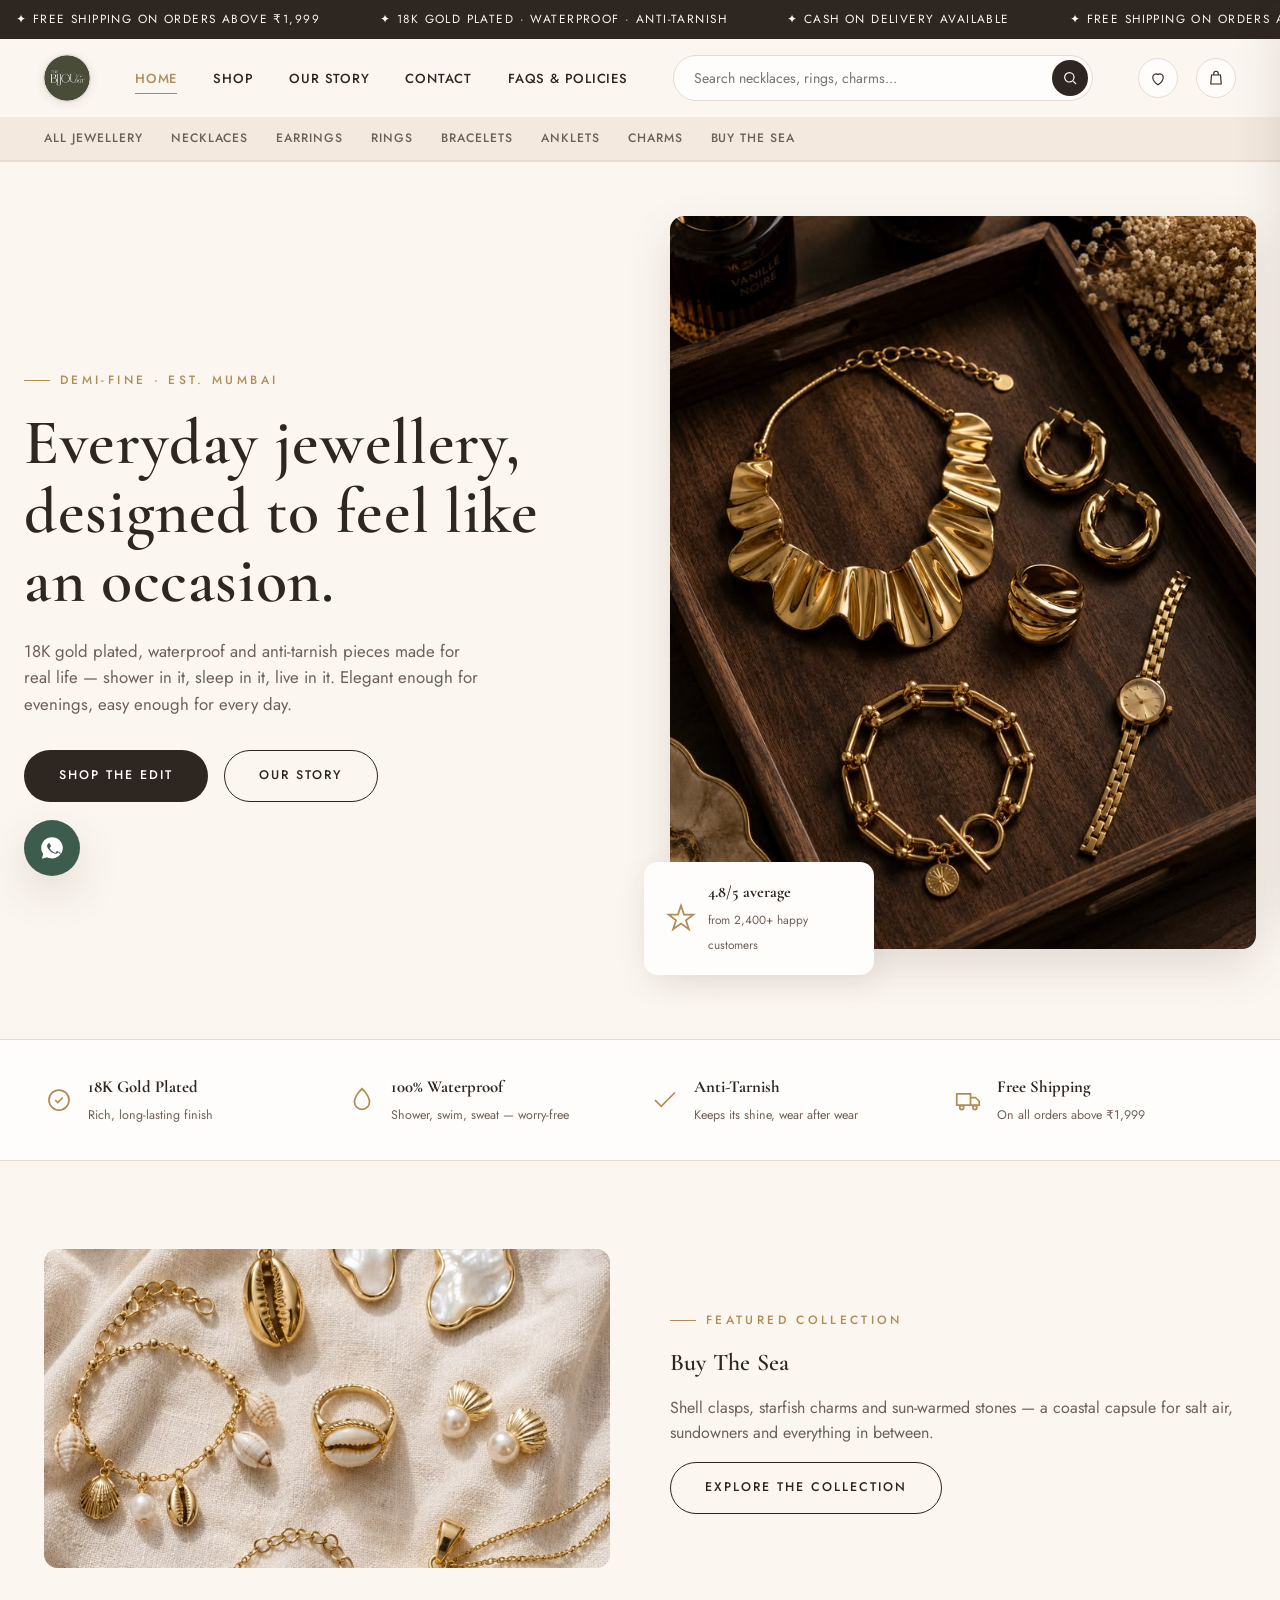
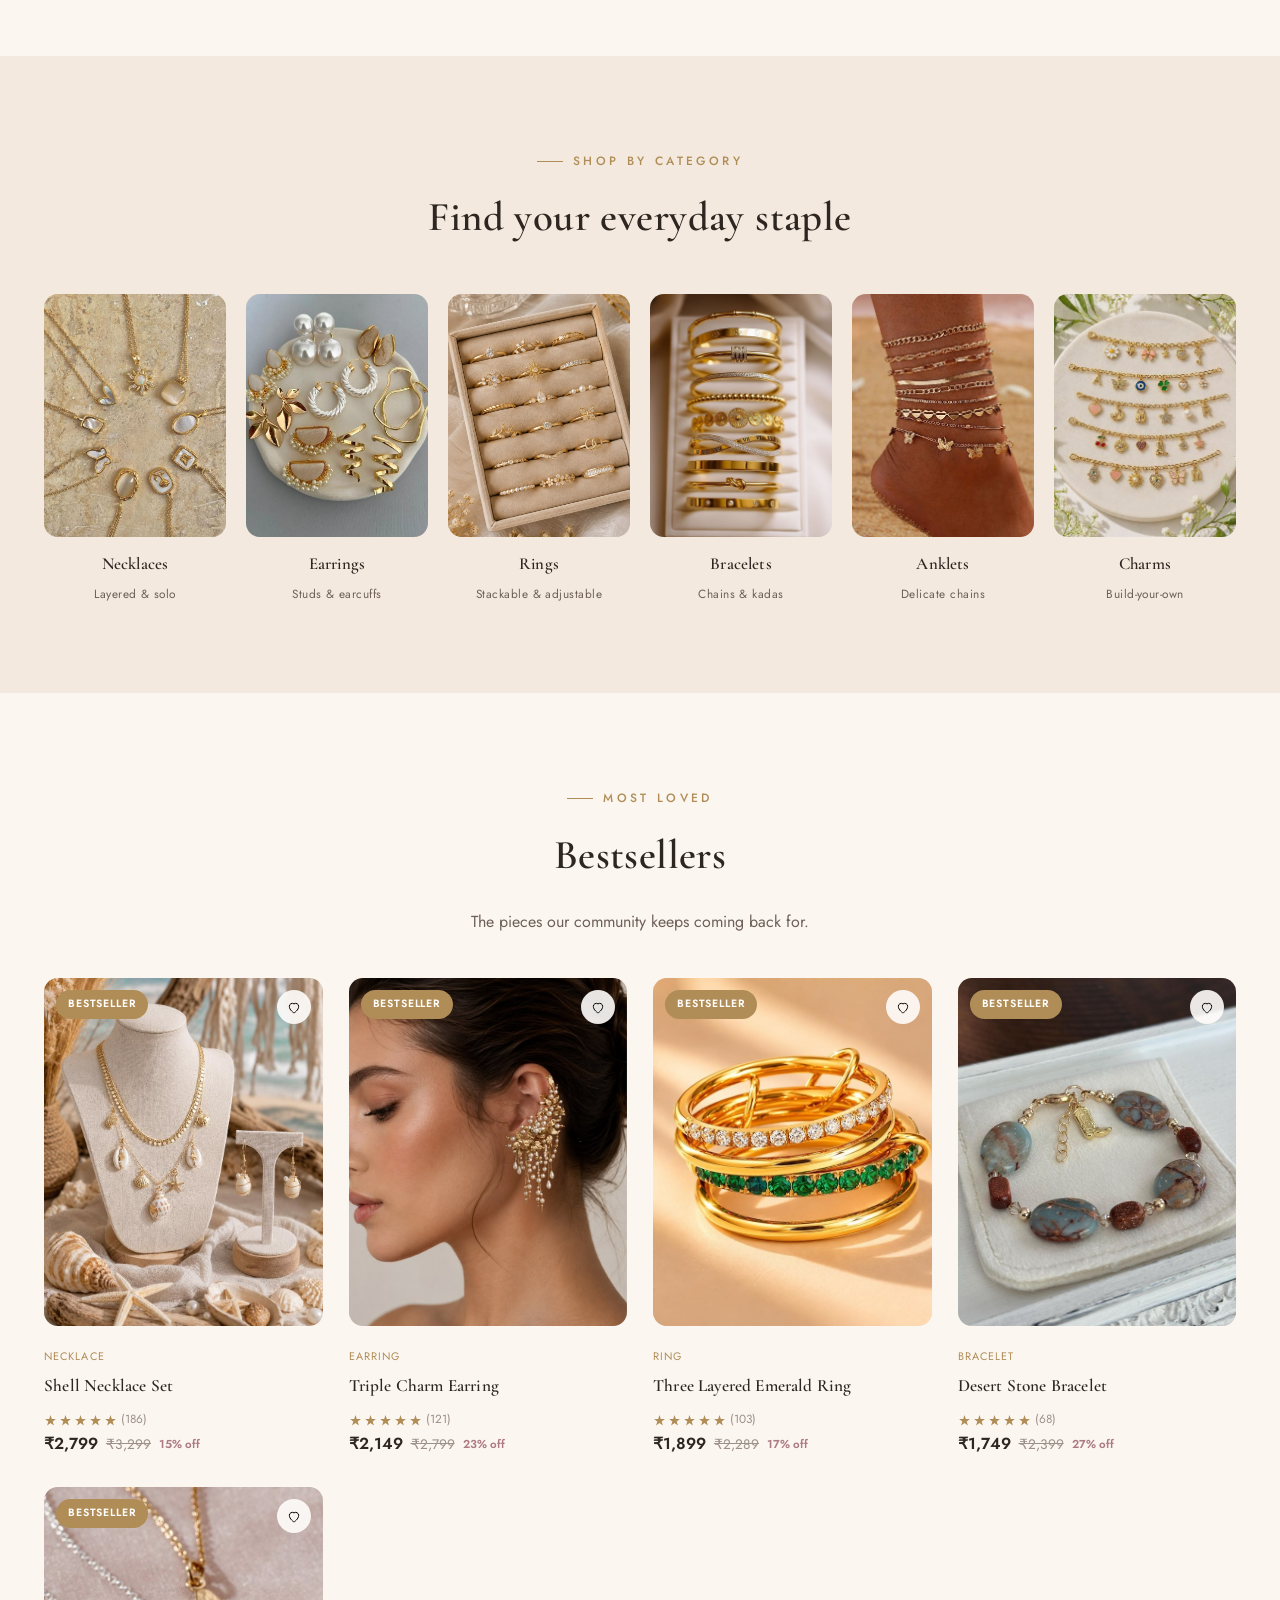
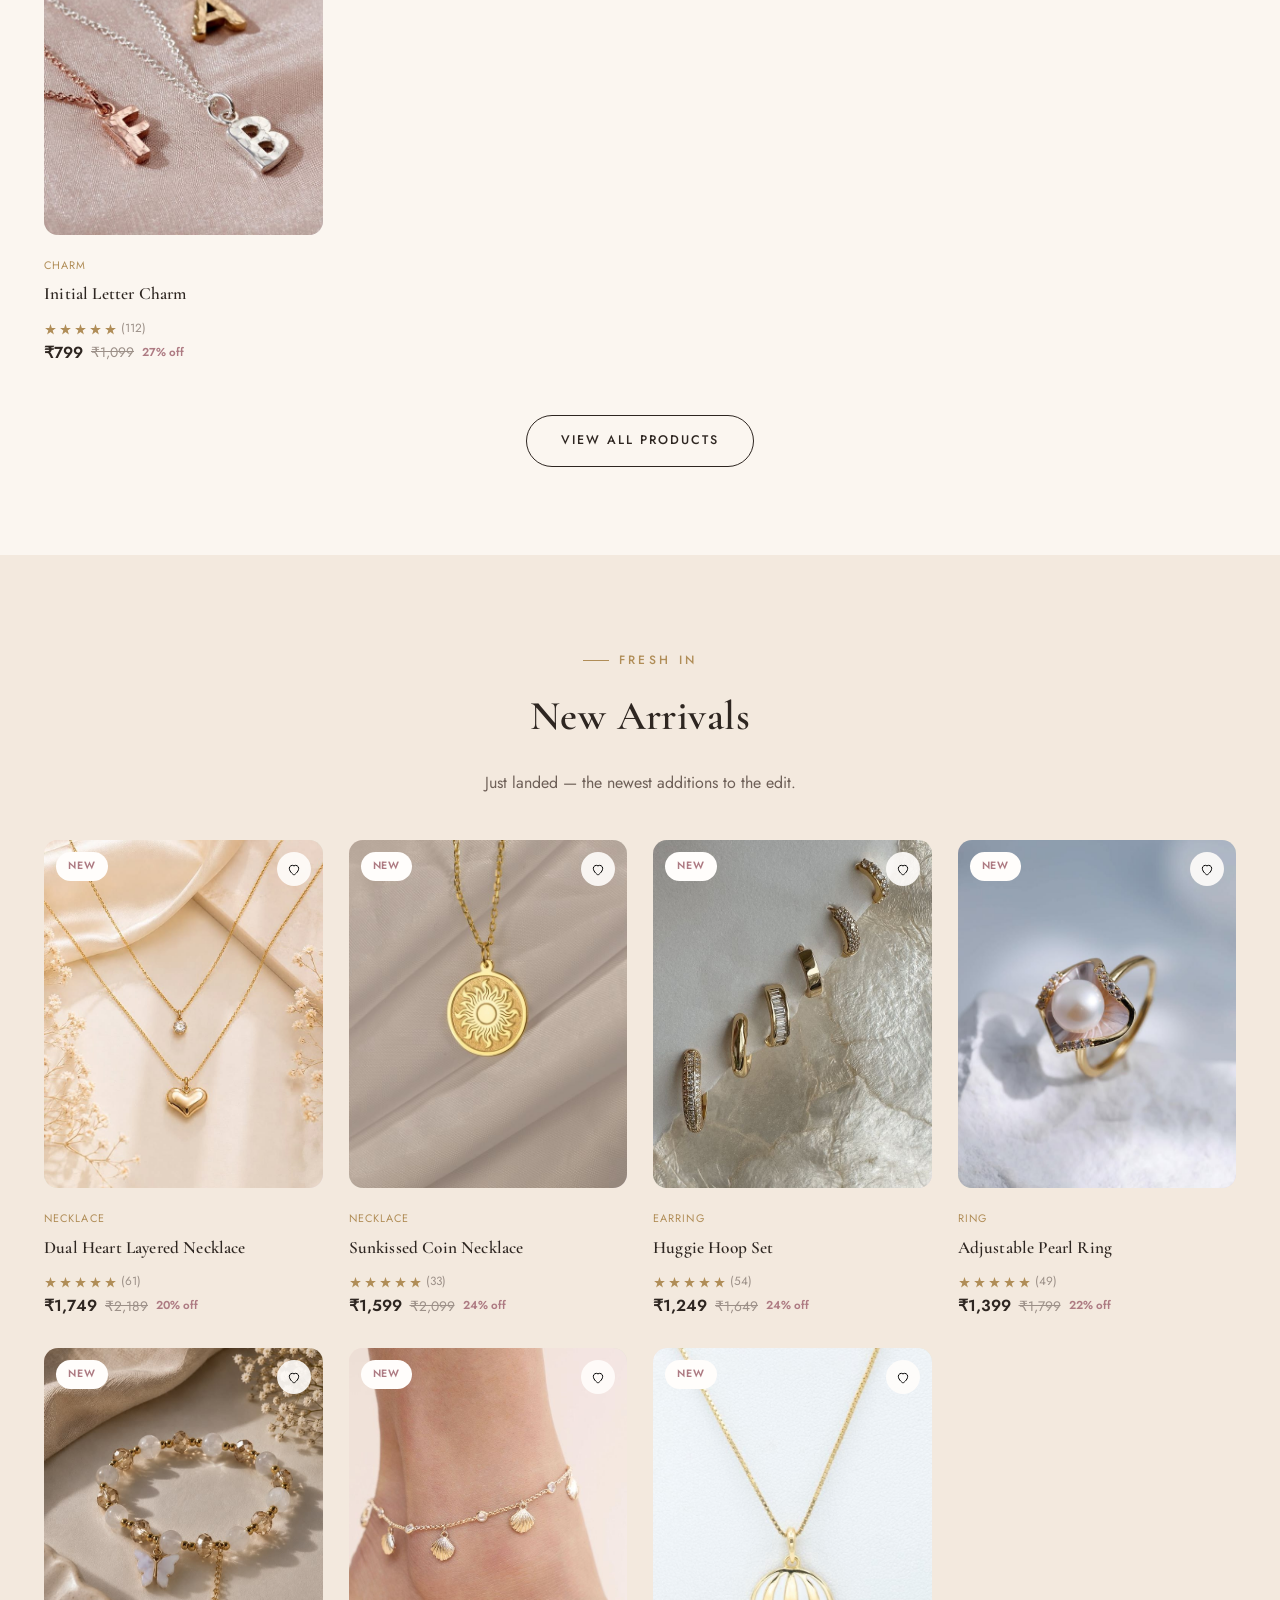
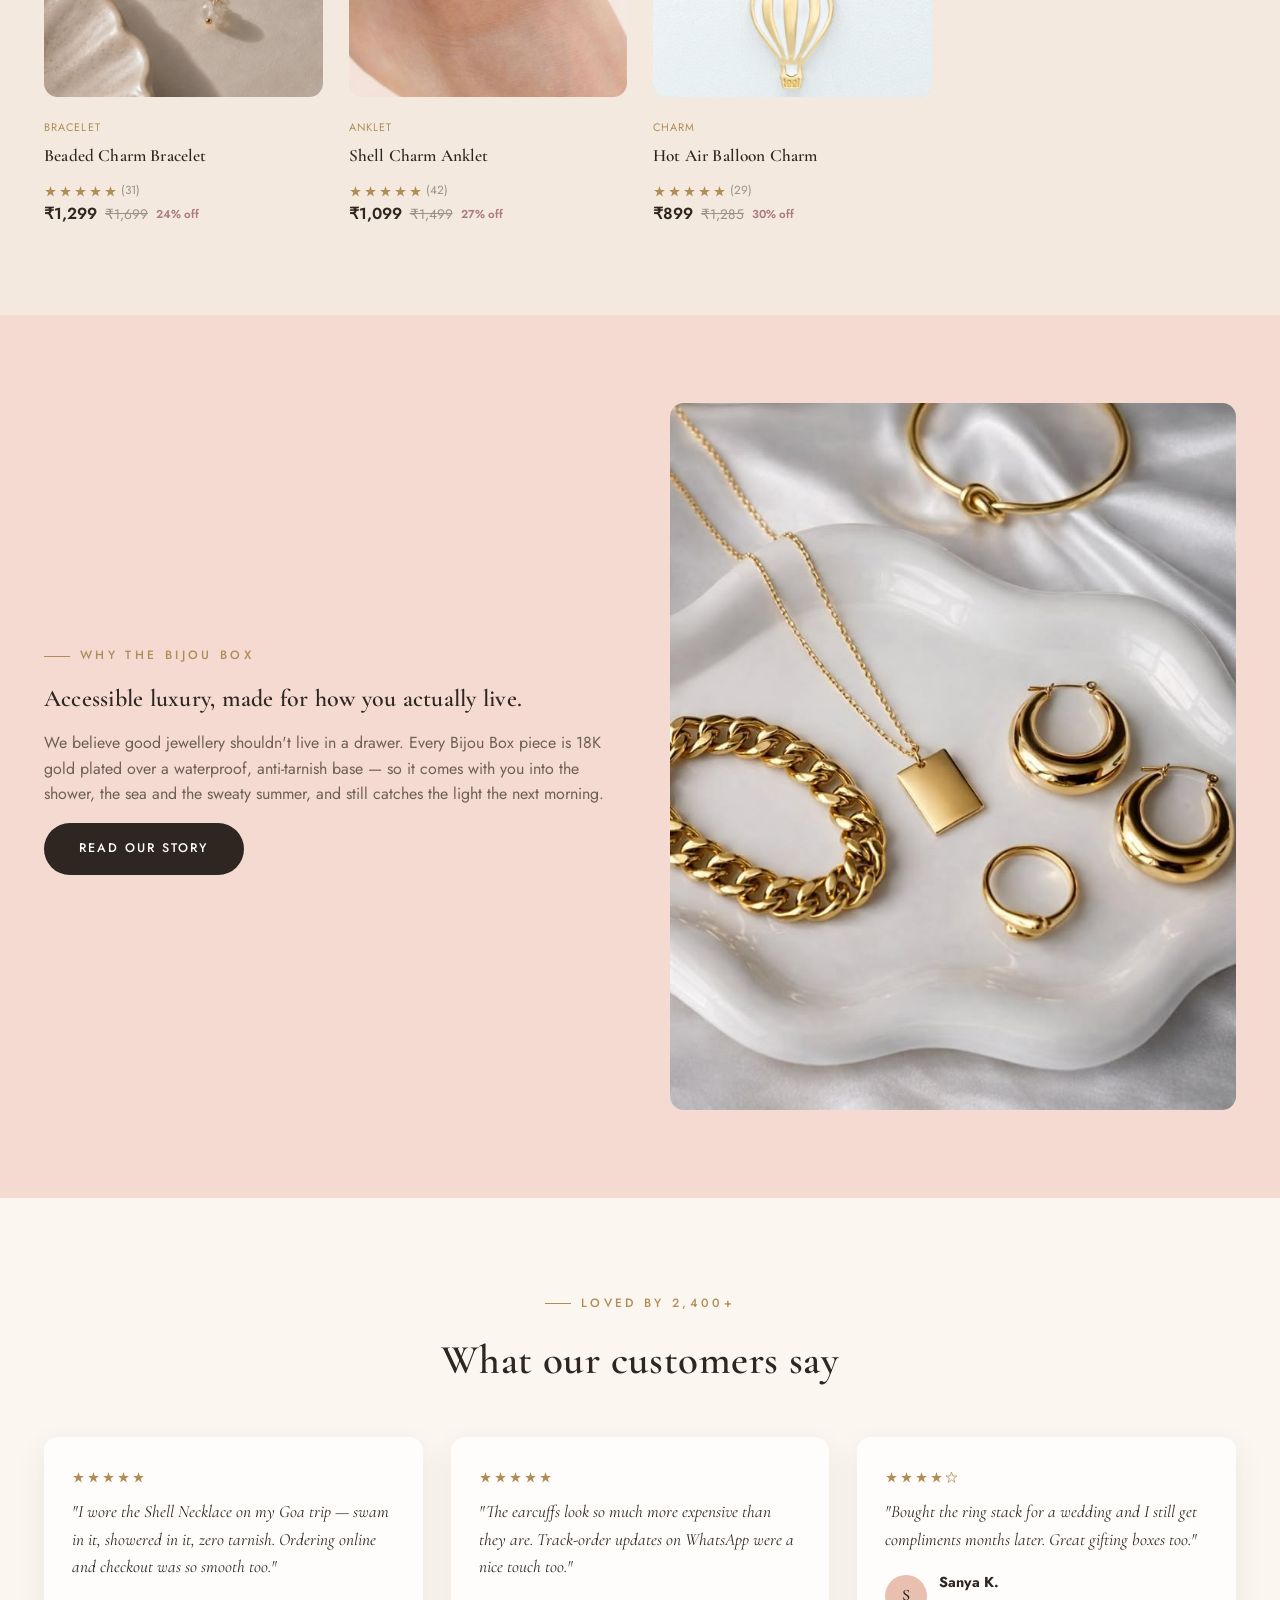
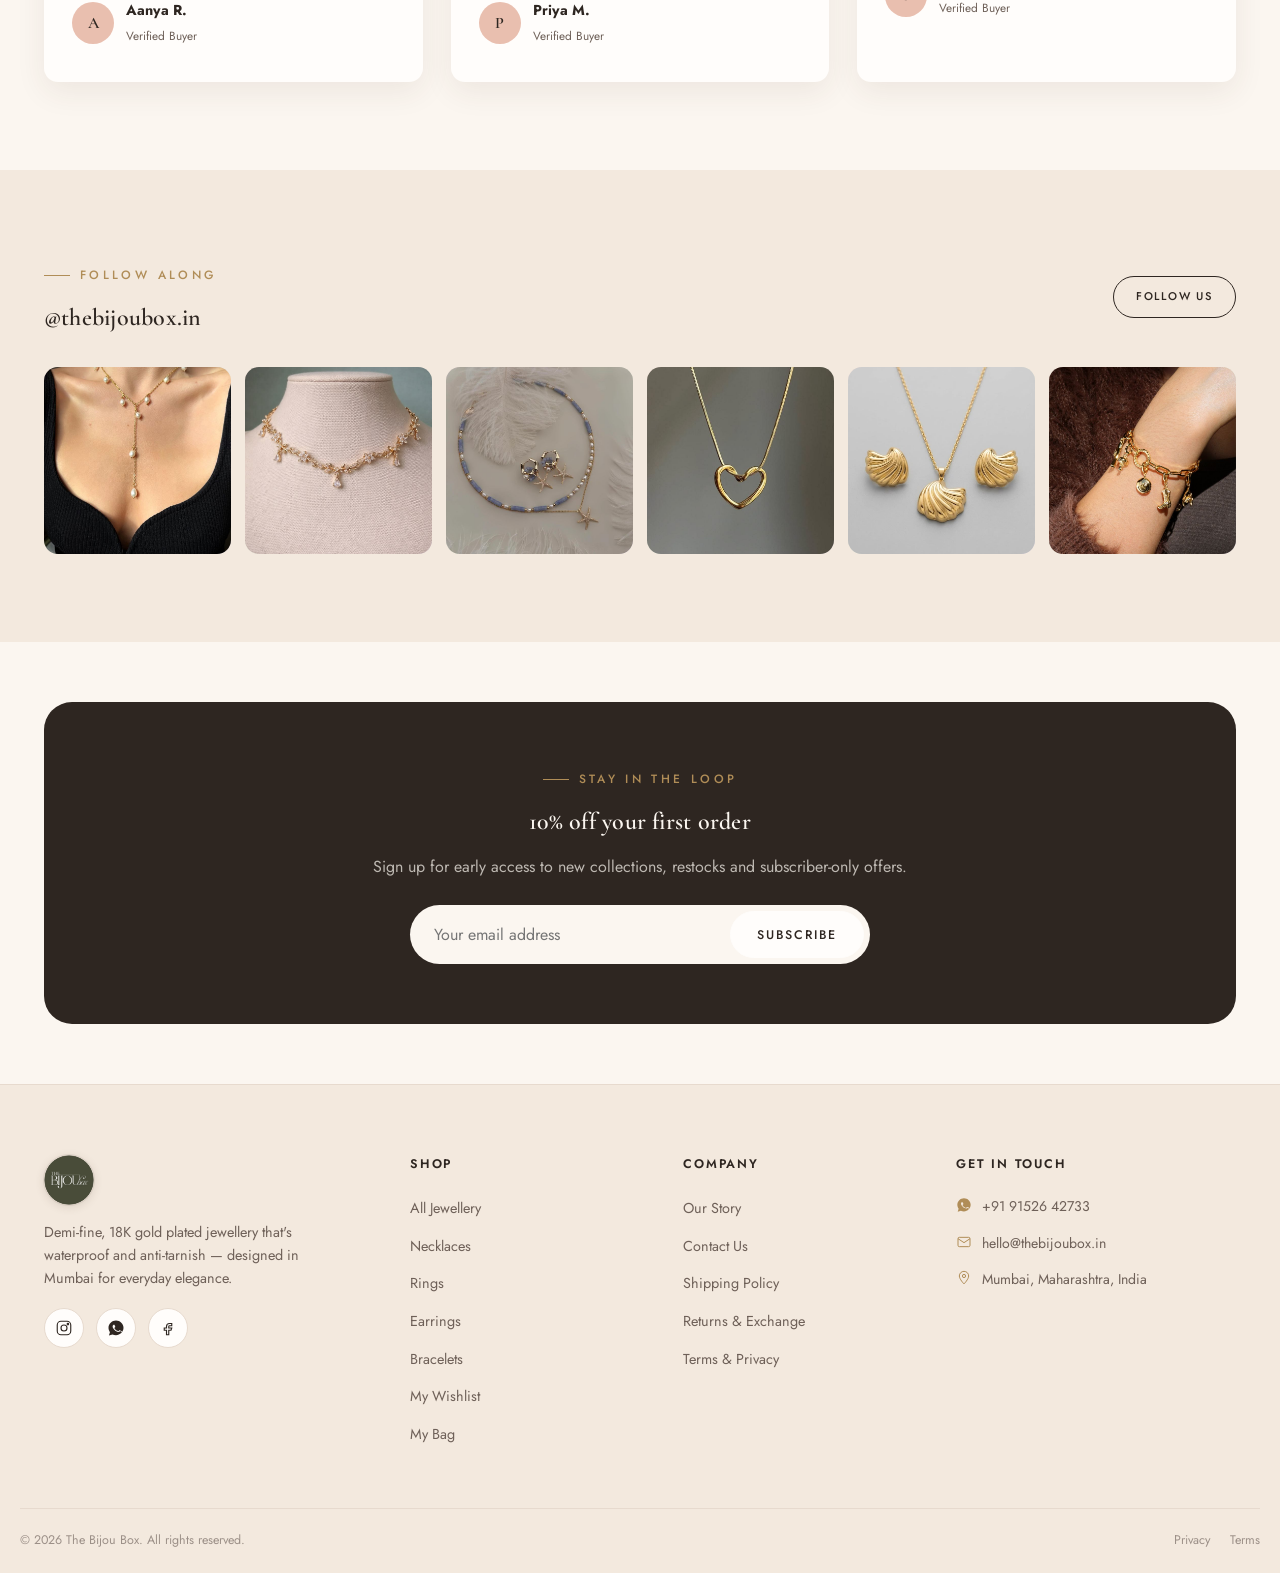
<file: bijou-box-website/order-confirmation.html>
<!doctype html>
<html lang="en">
<head>
<meta charset="UTF-8">
<meta name="viewport" content="width=device-width, initial-scale=1.0">
<title>Order Confirmed — The Bijou Box</title>
<meta name="description" content="Your Bijou Box order has been placed.">
<link rel="icon" href="assets/favicon.png">
<link rel="stylesheet" href="style.css">
</head>
<body data-page="order-confirmation">

<div class="announce">
  <div class="announce-track">
    <span>✦ Free Shipping On Orders Above ₹1,999</span>
    <span>✦ 18K Gold Plated · Waterproof · Anti-Tarnish</span>
    <span>✦ Cash On Delivery Available</span>
    <span>✦ Free Shipping On Orders Above ₹1,999</span>
    <span>✦ 18K Gold Plated · Waterproof · Anti-Tarnish</span>
    <span>✦ Cash On Delivery Available</span>
  </div>
</div>

<header class="site-header">
  <div class="nav-wrap">
    <a href="index.html" class="logo">
      <img src="assets/logo.png" class="logo-img" alt="The Bijou Box" onerror="this.style.display='none'; this.nextElementSibling.style.display='flex';">
      <span class="logo-mark" style="display:none;"><svg viewBox="0 0 24 24" class="logo-gem" fill="none" stroke="currentColor" stroke-width="1.3"><path d="M6 3h12l3 5-9 13L3 8l3-5z"/><path d="M3 8h18M9 3l3 5 3-5M12 8l-3 13M12 8l3 13"/></svg><span class="logo-text">The Bijou Box<small>Demi-Fine Jewellery</small></span></span>
    </a>

    <nav class="main-nav">
      <ul>
        <li><a href="index.html">Home</a></li>
        <li><a href="shop.html">Shop</a></li>
        <li><a href="about.html">Our Story</a></li>
        <li><a href="contact.html">Contact</a></li>
        <li><a href="policies.html">FAQs &amp; Policies</a></li>
      </ul>
    </nav>

    <form class="header-search" action="shop.html" onsubmit="window.location.href='shop.html?q='+encodeURIComponent(this.q.value); return false;">
      <input type="text" name="q" placeholder="Search necklaces, rings, charms...">
      <button type="submit" aria-label="Search"><svg viewBox="0 0 24 24" fill="none" stroke="currentColor" stroke-width="1.8"><circle cx="11" cy="11" r="7"/><path d="M21 21l-4.3-4.3"/></svg></button>
    </form>

    <div class="header-actions">
      <button class="icon-btn mobile-search-btn" data-open-search aria-label="Search">
        <svg viewBox="0 0 24 24" fill="none" stroke="currentColor" stroke-width="1.6"><circle cx="11" cy="11" r="7"/><path d="M21 21l-4.3-4.3"/></svg>
      </button>
      <a class="icon-btn" href="wishlist.html" aria-label="Wishlist">
        <svg viewBox="0 0 24 24" fill="none" stroke="currentColor" stroke-width="1.5"><path d="M12 21s-7-4.4-7-10a4.5 4.5 0 0 1 7-3.7A4.5 4.5 0 0 1 19 11c0 5.6-7 10-7 10z"/></svg>
        <span class="count-badge" data-wishlist-count>0</span>
      </a>
      <a class="icon-btn" href="cart.html" data-open-cart aria-label="Cart">
        <svg viewBox="0 0 24 24" fill="none" stroke="currentColor" stroke-width="1.5"><path d="M6 8h12l1 12H5L6 8z"/><path d="M9 8V6a3 3 0 0 1 6 0v2"/></svg>
        <span class="count-badge" data-cart-count>0</span>
      </a>
      <button class="icon-btn burger" aria-label="Open menu">
        <svg viewBox="0 0 24 24" fill="none" stroke="currentColor" stroke-width="1.5"><path d="M4 7h16M4 12h16M4 17h16"/></svg>
      </button>
    </div>
  </div>

  <nav class="category-bar">
    <div class="category-bar-inner">
      <a href="shop.html">All Jewellery</a>
      <a href="shop.html?category=necklaces">Necklaces</a>
      <a href="shop.html?category=earrings">Earrings</a>
      <a href="shop.html?category=rings">Rings</a>
      <a href="shop.html?category=bracelets">Bracelets</a>
      <a href="shop.html?category=anklets">Anklets</a>
      <a href="shop.html?category=charms">Charms</a>
      <a href="shop.html?collection=buy-the-sea">Buy The Sea</a>
    </div>
  </nav>
</header>

<div class="mobile-nav">
  <div class="mobile-nav-top">
    <img src="assets/logo.png" class="logo-img" alt="The Bijou Box" onerror="this.style.display='none'; this.nextElementSibling.style.display='flex';"><span class="logo-mark-static" style="display:none;"><svg viewBox="0 0 24 24" class="logo-gem" fill="none" stroke="currentColor" stroke-width="1.3"><path d="M6 3h12l3 5-9 13L3 8l3-5z"/><path d="M3 8h18M9 3l3 5 3-5M12 8l-3 13M12 8l3 13"/></svg><span class="logo-text">The Bijou Box</span></span>
    <button class="icon-btn mobile-nav-close" aria-label="Close menu">
      <svg viewBox="0 0 24 24" fill="none" stroke="currentColor" stroke-width="1.5"><path d="M6 6l12 12M18 6L6 18"/></svg>
    </button>
  </div>
  <ul>
    <li><a href="index.html">Home</a></li>
    <li><a href="shop.html">Shop All</a></li>
    <li><a href="wishlist.html">Wishlist</a></li>
    <li><a href="cart.html">My Bag</a></li>
    <li><a href="about.html">Our Story</a></li>
    <li><a href="contact.html">Contact</a></li>
    <li><a href="policies.html">FAQs &amp; Policies</a></li>
  </ul>
  <div class="mobile-nav-foot">
    <a href="https://wa.me/919152642733" class="btn btn-whatsapp btn-sm" target="_blank" rel="noopener">WhatsApp Us</a>
    <a href="https://www.instagram.com/thebijoubox.in" class="btn btn-outline btn-sm" target="_blank" rel="noopener">Instagram</a>
  </div>
</div>

<div class="drawer-overlay"></div>

<aside class="cart-drawer">
  <div class="cart-drawer-head">
    <h3>Your Bag</h3>
    <button class="icon-btn drawer-close" aria-label="Close bag"><svg viewBox="0 0 24 24" fill="none" stroke="currentColor" stroke-width="1.5"><path d="M6 6l12 12M18 6L6 18"/></svg></button>
  </div>
  <div class="cart-drawer-body"></div>
  <div class="cart-drawer-footer"></div>
</aside>

<div class="search-overlay">
  <div class="search-overlay-top">
    <form class="search-overlay-form">
      <input type="text" class="search-overlay-input" placeholder="Search necklaces, rings, charms...">
      <button type="submit" aria-label="Search"><svg viewBox="0 0 24 24" fill="none" stroke="currentColor" stroke-width="1.8"><circle cx="11" cy="11" r="7"/><path d="M21 21l-4.3-4.3"/></svg></button>
    </form>
    <button class="search-overlay-close" aria-label="Close search"><svg viewBox="0 0 24 24" fill="none" stroke="currentColor" stroke-width="1.5"><path d="M6 6l12 12M18 6L6 18"/></svg></button>
  </div>
  <div class="search-overlay-results"><p class="search-hint">Type at least 2 letters to search — try "necklace", "ring" or "charm".</p></div>
</div>

<nav class="mobile-bottom-nav">
  <div class="mobile-bottom-nav-inner">
    <a href="index.html" data-nav="home">
      <svg viewBox="0 0 24 24" fill="none" stroke="currentColor" stroke-width="1.6"><path d="M4 11.5L12 4l8 7.5"/><path d="M6 10v9h12v-9"/></svg>
      Home
    </a>
    <a href="shop.html" data-nav="shop">
      <svg viewBox="0 0 24 24" fill="none" stroke="currentColor" stroke-width="1.6"><path d="M6 8h12l1 12H5L6 8z"/><path d="M9 8V6a3 3 0 0 1 6 0v2"/></svg>
      Shop
    </a>
    <a href="#" data-open-search data-nav="search">
      <svg viewBox="0 0 24 24" fill="none" stroke="currentColor" stroke-width="1.6"><circle cx="11" cy="11" r="7"/><path d="M21 21l-4.3-4.3"/></svg>
      Search
    </a>
    <a href="wishlist.html" data-nav="wishlist">
      <svg viewBox="0 0 24 24" fill="none" stroke="currentColor" stroke-width="1.6"><path d="M12 21s-7-4.4-7-10a4.5 4.5 0 0 1 7-3.7A4.5 4.5 0 0 1 19 11c0 5.6-7 10-7 10z"/></svg>
      Wishlist
      <span class="count-badge" data-wishlist-count>0</span>
    </a>
    <a href="cart.html" data-nav="cart">
      <svg viewBox="0 0 24 24" fill="none" stroke="currentColor" stroke-width="1.6"><circle cx="9" cy="20" r="1.4"/><circle cx="18" cy="20" r="1.4"/><path d="M2 3h2l2.6 12.6a2 2 0 0 0 2 1.6h8.8a2 2 0 0 0 2-1.6L21 7H6"/></svg>
      Bag
      <span class="count-badge" data-cart-count>0</span>
    </a>
  </div>
</nav>


<main>
<section class="section">
  <div class="container" style="max-width:820px;">

    <div class="oc-hero">
      <div class="oc-check"><svg viewBox="0 0 24 24" fill="none" stroke="currentColor" stroke-width="2"><path d="M20 6L9 17l-5-5"/></svg></div>
      <span class="eyebrow" style="justify-content:center;">Order Placed</span>
      <h1>Thank you! Your order is confirmed.</h1>
      <p>Order <strong class="oc-order-id">—</strong> · Estimated delivery <strong class="oc-eta">—</strong></p>
    </div>

    <div class="oc-next-steps">
      <h3 style="margin-bottom:0;">One last step — confirm on WhatsApp</h3>
      <p style="margin-top:10px;">Since orders here are Cash on Delivery, we ask everyone to confirm their order with us on WhatsApp — it takes ten seconds and helps us avoid fake/missed orders.</p>
      <ol>
        <li>Tap the button below — it opens WhatsApp with your order details already filled in.</li>
        <li>Hit send. Our team will confirm your order and dispatch timeline within a few hours.</li>
        <li>Track your delivery the same way — just message us your order ID any time.</li>
      </ol>
      <a href="https://wa.me/919152642733" class="oc-whatsapp-confirm btn btn-whatsapp" target="_blank" rel="noopener" style="margin-top:20px;">Confirm Order On WhatsApp</a>
    </div>

    <div class="oc-detail-grid">
      <div class="oc-detail-card">
        <h4>Delivery Address</h4>
        <p class="oc-address">—</p>
      </div>
      <div class="oc-detail-card">
        <h4>Payment Method</h4>
        <p class="oc-payment">—</p>
      </div>
    </div>

    <div class="checkout-block" style="margin-top:10px;">
      <h3 style="font-size:1.2rem;">Order Items</h3>
      <div id="ocItemsList"></div>
      <div class="summary-row" style="margin-top:14px;"><span>Subtotal</span><strong class="oc-subtotal">₹0</strong></div>
      <div class="summary-row"><span>Shipping</span><strong class="oc-shipping">FREE</strong></div>
      <div class="summary-total-row"><span>Total</span><strong class="oc-total">₹0</strong></div>
    </div>

    <div class="text-center" style="margin-top:36px;">
      <a href="index.html" class="btn btn-outline">Continue Shopping</a>
    </div>

  </div>
</section>

</main>
<footer class="site-footer">
  <div class="container footer-grid">
    <div class="footer-col footer-brand">
      <div class="logo"><img src="assets/logo.png" class="logo-img" alt="The Bijou Box" onerror="this.style.display='none'; this.nextElementSibling.style.display='flex';"><span class="logo-mark-static" style="display:none;"><svg viewBox="0 0 24 24" class="logo-gem" fill="none" stroke="currentColor" stroke-width="1.3"><path d="M6 3h12l3 5-9 13L3 8l3-5z"/><path d="M3 8h18M9 3l3 5 3-5M12 8l-3 13M12 8l3 13"/></svg><span class="logo-text">The Bijou Box</span></span></div>
      <p>Demi-fine, 18K gold plated jewellery that's waterproof and anti-tarnish — designed in Mumbai for everyday elegance.</p>
      <div class="footer-social">
        <a class="icon-btn" href="https://www.instagram.com/thebijoubox.in" target="_blank" rel="noopener" aria-label="Instagram"><svg viewBox="0 0 24 24" fill="none" stroke="currentColor" stroke-width="1.5"><rect x="3" y="3" width="18" height="18" rx="5"/><circle cx="12" cy="12" r="4"/><circle cx="17.2" cy="6.8" r="1"/></svg></a>
        <a class="icon-btn" href="https://wa.me/919152642733" target="_blank" rel="noopener" aria-label="WhatsApp"><svg viewBox="0 0 24 24" fill="currentColor"><path d="M12 2C6.5 2 2 6.4 2 11.8c0 2.1.7 4.1 1.9 5.7L2.6 22l4.7-1.5c1.4.7 2.9 1.1 4.7 1.1 5.5 0 10-4.4 10-9.8S17.5 2 12 2zm5.6 14c-.2.6-1.2 1.2-1.7 1.2-.4 0-.9.2-3-.6-2.6-1-4.2-3.7-4.4-3.9-.1-.2-1-1.4-1-2.6 0-1.2.6-1.8.9-2.1.2-.3.5-.3.7-.3h.5c.2 0 .4 0 .6.5.2.5.7 1.7.8 1.8.1.2.1.4 0 .6-.1.2-.2.3-.4.5-.2.2-.4.4-.5.6-.2.2-.4.4-.2.7.2.4.9 1.5 2 2.4 1.3 1.1 2.4 1.5 2.8 1.6.3.1.5.1.7-.1.2-.2.7-.9.9-1.2.2-.3.4-.3.7-.2.3.1 1.8.9 2.1 1 .3.1.5.2.6.3.1.2.1.9-.1 1.5z"/></svg></a>
        <a class="icon-btn" href="https://facebook.com" target="_blank" rel="noopener" aria-label="Facebook"><svg viewBox="0 0 24 24" fill="none" stroke="currentColor" stroke-width="1.5"><path d="M14 9h3V6h-3a4 4 0 0 0-4 4v2H7v3h3v6h3v-6h3l1-3h-4v-2a1 1 0 0 1 1-1z"/></svg></a>
      </div>
    </div>
    <div class="footer-col">
      <h4>Shop</h4>
      <ul>
        <li><a href="shop.html">All Jewellery</a></li>
        <li><a href="shop.html?category=necklaces">Necklaces</a></li>
        <li><a href="shop.html?category=rings">Rings</a></li>
        <li><a href="shop.html?category=earrings">Earrings</a></li>
        <li><a href="shop.html?category=bracelets">Bracelets</a></li>
        <li><a href="wishlist.html">My Wishlist</a></li>
        <li><a href="cart.html">My Bag</a></li>
      </ul>
    </div>
    <div class="footer-col">
      <h4>Company</h4>
      <ul>
        <li><a href="about.html">Our Story</a></li>
        <li><a href="contact.html">Contact Us</a></li>
        <li><a href="policies.html">Shipping Policy</a></li>
        <li><a href="policies.html">Returns &amp; Exchange</a></li>
        <li><a href="policies.html">Terms &amp; Privacy</a></li>
      </ul>
    </div>
    <div class="footer-col">
      <h4>Get In Touch</h4>
      <div class="contact-line">
        <svg viewBox="0 0 24 24" fill="currentColor"><path d="M12 2C6.5 2 2 6.4 2 11.8c0 2.1.7 4.1 1.9 5.7L2.6 22l4.7-1.5c1.4.7 2.9 1.1 4.7 1.1 5.5 0 10-4.4 10-9.8S17.5 2 12 2zm5.6 14c-.2.6-1.2 1.2-1.7 1.2-.4 0-.9.2-3-.6-2.6-1-4.2-3.7-4.4-3.9-.1-.2-1-1.4-1-2.6 0-1.2.6-1.8.9-2.1.2-.3.5-.3.7-.3h.5c.2 0 .4 0 .6.5.2.5.7 1.7.8 1.8.1.2.1.4 0 .6-.1.2-.2.3-.4.5-.2.2-.4.4-.5.6-.2.2-.4.4-.2.7.2.4.9 1.5 2 2.4 1.3 1.1 2.4 1.5 2.8 1.6.3.1.5.1.7-.1.2-.2.7-.9.9-1.2.2-.3.4-.3.7-.2.3.1 1.8.9 2.1 1 .3.1.5.2.6.3.1.2.1.9-.1 1.5z"/></svg>
        <span><a href="https://wa.me/919152642733" target="_blank" rel="noopener">+91 91526 42733</a></span>
      </div>
      <div class="contact-line">
        <svg viewBox="0 0 24 24" fill="none" stroke="currentColor" stroke-width="1.5"><rect x="3" y="5" width="18" height="14" rx="2"/><path d="M3 7l9 6 9-6"/></svg>
        <span><a href="mailto:hello@thebijoubox.in">hello@thebijoubox.in</a></span>
      </div>
      <div class="contact-line">
        <svg viewBox="0 0 24 24" fill="none" stroke="currentColor" stroke-width="1.5"><path d="M12 21s-7-7.5-7-12a7 7 0 0 1 14 0c0 4.5-7 12-7 12z"/><circle cx="12" cy="9" r="2.4"/></svg>
        <span>Mumbai, Maharashtra, India</span>
      </div>
    </div>
  </div>
  <div class="container footer-bottom">
    <span>© <span class="js-year"></span> The Bijou Box. All rights reserved.</span>
    <div class="footer-bottom-links">
      <a href="policies.html">Privacy</a>
      <a href="policies.html">Terms</a>
    </div>
  </div>
</footer>

<a href="https://wa.me/919152642733" class="wa-float" target="_blank" rel="noopener" aria-label="Chat on WhatsApp">
  <svg viewBox="0 0 24 24" fill="currentColor"><path d="M12 2C6.5 2 2 6.4 2 11.8c0 2.1.7 4.1 1.9 5.7L2.6 22l4.7-1.5c1.4.7 2.9 1.1 4.7 1.1 5.5 0 10-4.4 10-9.8S17.5 2 12 2zm5.6 14c-.2.6-1.2 1.2-1.7 1.2-.4 0-.9.2-3-.6-2.6-1-4.2-3.7-4.4-3.9-.1-.2-1-1.4-1-2.6 0-1.2.6-1.8.9-2.1.2-.3.5-.3.7-.3h.5c.2 0 .4 0 .6.5.2.5.7 1.7.8 1.8.1.2.1.4 0 .6-.1.2-.2.3-.4.5-.2.2-.4.4-.5.6-.2.2-.4.4-.2.7.2.4.9 1.5 2 2.4 1.3 1.1 2.4 1.5 2.8 1.6.3.1.5.1.7-.1.2-.2.7-.9.9-1.2.2-.3.4-.3.7-.2.3.1 1.8.9 2.1 1 .3.1.5.2.6.3.1.2.1.9-.1 1.5z"/></svg>
</a>
<button class="back-to-top" aria-label="Back to top">
  <svg viewBox="0 0 24 24" fill="none" stroke="currentColor" stroke-width="1.8"><path d="M12 19V5M5 12l7-7 7 7"/></svg>
</button>

<script src="data.js"></script>
<script src="store.js"></script>
<script src="app.js"></script>
</body>
</html>
</file>
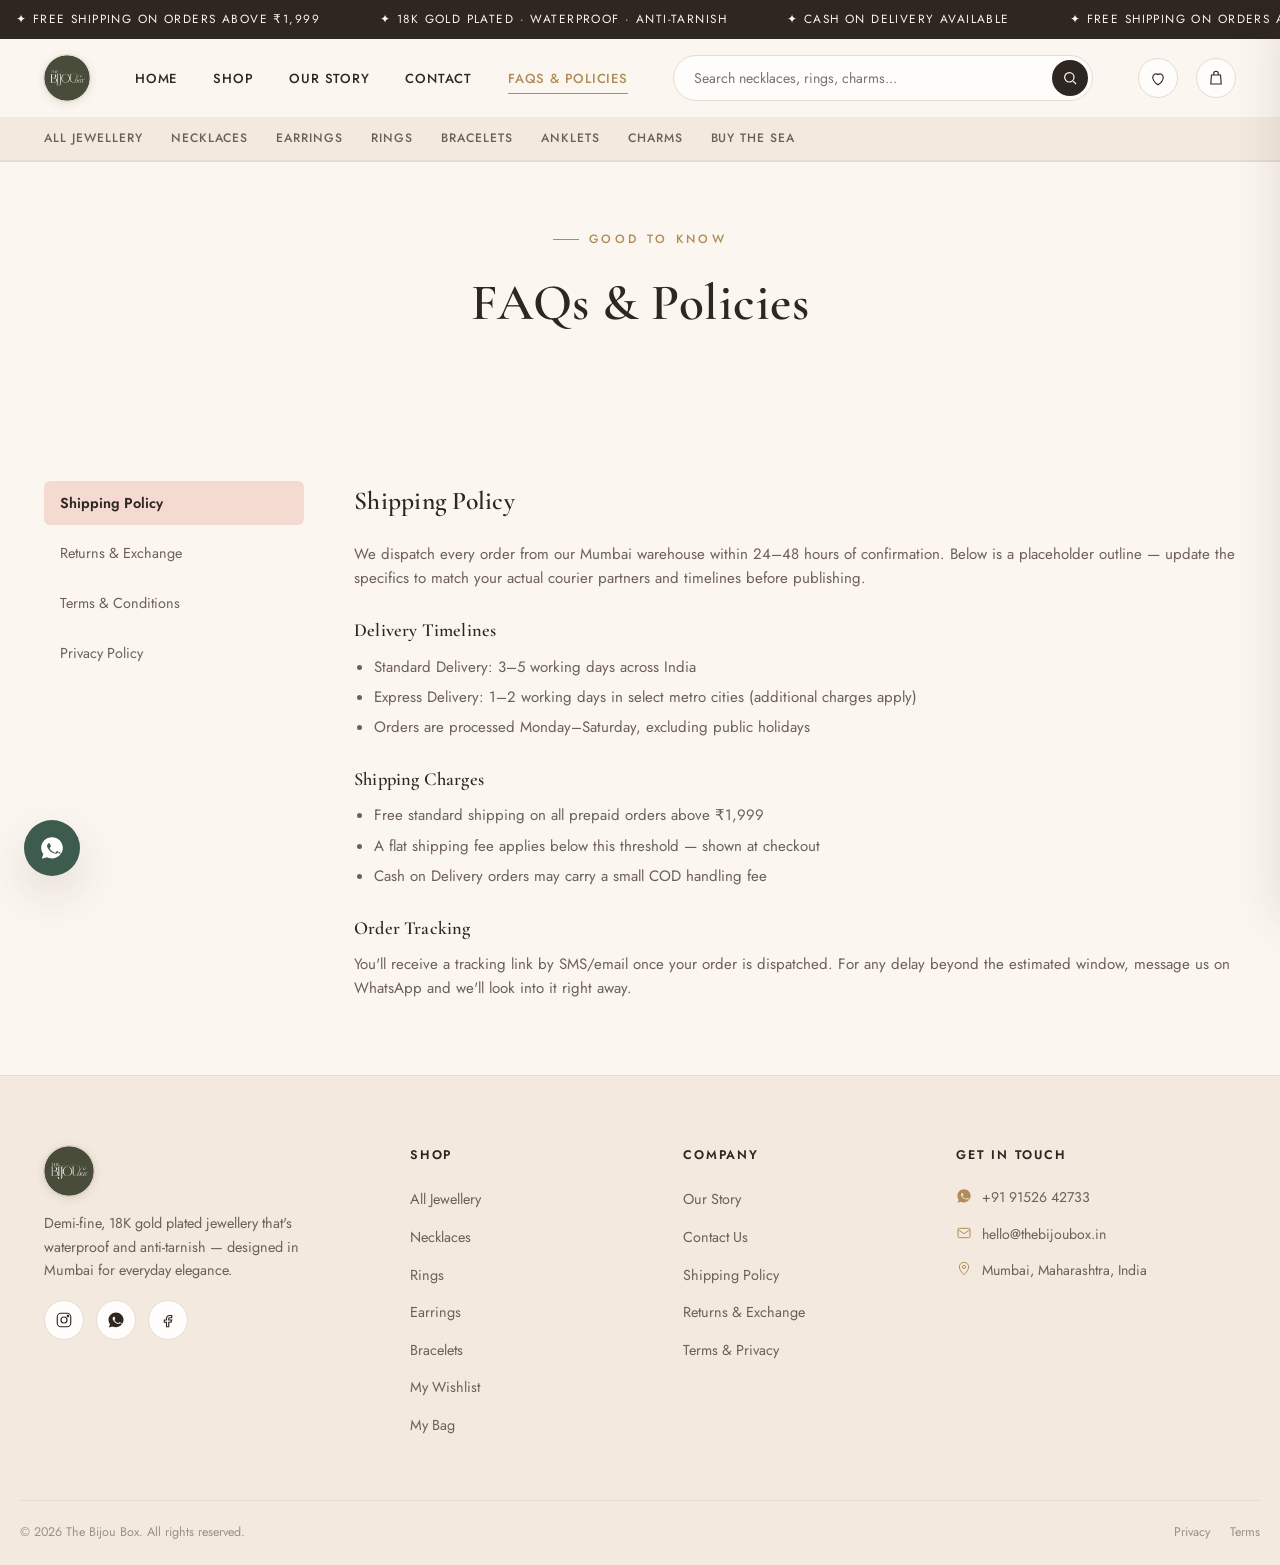
<file: bijou-box-website/policies.html>
<!doctype html>
<html lang="en">
<head>
<meta charset="UTF-8">
<meta name="viewport" content="width=device-width, initial-scale=1.0">
<title>FAQs & Policies — The Bijou Box</title>
<meta name="description" content="Shipping, returns and exchange, terms and privacy policy for The Bijou Box.">
<link rel="icon" href="assets/favicon.png">
<link rel="stylesheet" href="style.css">
</head>
<body data-page="policies">

<div class="announce">
  <div class="announce-track">
    <span>✦ Free Shipping On Orders Above ₹1,999</span>
    <span>✦ 18K Gold Plated · Waterproof · Anti-Tarnish</span>
    <span>✦ Cash On Delivery Available</span>
    <span>✦ Free Shipping On Orders Above ₹1,999</span>
    <span>✦ 18K Gold Plated · Waterproof · Anti-Tarnish</span>
    <span>✦ Cash On Delivery Available</span>
  </div>
</div>

<header class="site-header">
  <div class="nav-wrap">
    <a href="index.html" class="logo">
      <img src="assets/logo.png" class="logo-img" alt="The Bijou Box" onerror="this.style.display='none'; this.nextElementSibling.style.display='flex';">
      <span class="logo-mark" style="display:none;"><svg viewBox="0 0 24 24" class="logo-gem" fill="none" stroke="currentColor" stroke-width="1.3"><path d="M6 3h12l3 5-9 13L3 8l3-5z"/><path d="M3 8h18M9 3l3 5 3-5M12 8l-3 13M12 8l3 13"/></svg><span class="logo-text">The Bijou Box<small>Demi-Fine Jewellery</small></span></span>
    </a>

    <nav class="main-nav">
      <ul>
        <li><a href="index.html">Home</a></li>
        <li><a href="shop.html">Shop</a></li>
        <li><a href="about.html">Our Story</a></li>
        <li><a href="contact.html">Contact</a></li>
        <li><a href="policies.html" class="active">FAQs &amp; Policies</a></li>
      </ul>
    </nav>

    <form class="header-search" action="shop.html" onsubmit="window.location.href='shop.html?q='+encodeURIComponent(this.q.value); return false;">
      <input type="text" name="q" placeholder="Search necklaces, rings, charms...">
      <button type="submit" aria-label="Search"><svg viewBox="0 0 24 24" fill="none" stroke="currentColor" stroke-width="1.8"><circle cx="11" cy="11" r="7"/><path d="M21 21l-4.3-4.3"/></svg></button>
    </form>

    <div class="header-actions">
      <button class="icon-btn mobile-search-btn" data-open-search aria-label="Search">
        <svg viewBox="0 0 24 24" fill="none" stroke="currentColor" stroke-width="1.6"><circle cx="11" cy="11" r="7"/><path d="M21 21l-4.3-4.3"/></svg>
      </button>
      <a class="icon-btn" href="wishlist.html" aria-label="Wishlist">
        <svg viewBox="0 0 24 24" fill="none" stroke="currentColor" stroke-width="1.5"><path d="M12 21s-7-4.4-7-10a4.5 4.5 0 0 1 7-3.7A4.5 4.5 0 0 1 19 11c0 5.6-7 10-7 10z"/></svg>
        <span class="count-badge" data-wishlist-count>0</span>
      </a>
      <a class="icon-btn" href="cart.html" data-open-cart aria-label="Cart">
        <svg viewBox="0 0 24 24" fill="none" stroke="currentColor" stroke-width="1.5"><path d="M6 8h12l1 12H5L6 8z"/><path d="M9 8V6a3 3 0 0 1 6 0v2"/></svg>
        <span class="count-badge" data-cart-count>0</span>
      </a>
      <button class="icon-btn burger" aria-label="Open menu">
        <svg viewBox="0 0 24 24" fill="none" stroke="currentColor" stroke-width="1.5"><path d="M4 7h16M4 12h16M4 17h16"/></svg>
      </button>
    </div>
  </div>

  <nav class="category-bar">
    <div class="category-bar-inner">
      <a href="shop.html">All Jewellery</a>
      <a href="shop.html?category=necklaces">Necklaces</a>
      <a href="shop.html?category=earrings">Earrings</a>
      <a href="shop.html?category=rings">Rings</a>
      <a href="shop.html?category=bracelets">Bracelets</a>
      <a href="shop.html?category=anklets">Anklets</a>
      <a href="shop.html?category=charms">Charms</a>
      <a href="shop.html?collection=buy-the-sea">Buy The Sea</a>
    </div>
  </nav>
</header>

<div class="mobile-nav">
  <div class="mobile-nav-top">
    <img src="assets/logo.png" class="logo-img" alt="The Bijou Box" onerror="this.style.display='none'; this.nextElementSibling.style.display='flex';"><span class="logo-mark-static" style="display:none;"><svg viewBox="0 0 24 24" class="logo-gem" fill="none" stroke="currentColor" stroke-width="1.3"><path d="M6 3h12l3 5-9 13L3 8l3-5z"/><path d="M3 8h18M9 3l3 5 3-5M12 8l-3 13M12 8l3 13"/></svg><span class="logo-text">The Bijou Box</span></span>
    <button class="icon-btn mobile-nav-close" aria-label="Close menu">
      <svg viewBox="0 0 24 24" fill="none" stroke="currentColor" stroke-width="1.5"><path d="M6 6l12 12M18 6L6 18"/></svg>
    </button>
  </div>
  <ul>
    <li><a href="index.html">Home</a></li>
    <li><a href="shop.html">Shop All</a></li>
    <li><a href="wishlist.html">Wishlist</a></li>
    <li><a href="cart.html">My Bag</a></li>
    <li><a href="about.html">Our Story</a></li>
    <li><a href="contact.html">Contact</a></li>
    <li><a href="policies.html">FAQs &amp; Policies</a></li>
  </ul>
  <div class="mobile-nav-foot">
    <a href="https://wa.me/919152642733" class="btn btn-whatsapp btn-sm" target="_blank" rel="noopener">WhatsApp Us</a>
    <a href="https://www.instagram.com/thebijoubox.in" class="btn btn-outline btn-sm" target="_blank" rel="noopener">Instagram</a>
  </div>
</div>

<div class="drawer-overlay"></div>

<aside class="cart-drawer">
  <div class="cart-drawer-head">
    <h3>Your Bag</h3>
    <button class="icon-btn drawer-close" aria-label="Close bag"><svg viewBox="0 0 24 24" fill="none" stroke="currentColor" stroke-width="1.5"><path d="M6 6l12 12M18 6L6 18"/></svg></button>
  </div>
  <div class="cart-drawer-body"></div>
  <div class="cart-drawer-footer"></div>
</aside>

<div class="search-overlay">
  <div class="search-overlay-top">
    <form class="search-overlay-form">
      <input type="text" class="search-overlay-input" placeholder="Search necklaces, rings, charms...">
      <button type="submit" aria-label="Search"><svg viewBox="0 0 24 24" fill="none" stroke="currentColor" stroke-width="1.8"><circle cx="11" cy="11" r="7"/><path d="M21 21l-4.3-4.3"/></svg></button>
    </form>
    <button class="search-overlay-close" aria-label="Close search"><svg viewBox="0 0 24 24" fill="none" stroke="currentColor" stroke-width="1.5"><path d="M6 6l12 12M18 6L6 18"/></svg></button>
  </div>
  <div class="search-overlay-results"><p class="search-hint">Type at least 2 letters to search — try "necklace", "ring" or "charm".</p></div>
</div>

<nav class="mobile-bottom-nav">
  <div class="mobile-bottom-nav-inner">
    <a href="index.html" data-nav="home">
      <svg viewBox="0 0 24 24" fill="none" stroke="currentColor" stroke-width="1.6"><path d="M4 11.5L12 4l8 7.5"/><path d="M6 10v9h12v-9"/></svg>
      Home
    </a>
    <a href="shop.html" data-nav="shop">
      <svg viewBox="0 0 24 24" fill="none" stroke="currentColor" stroke-width="1.6"><path d="M6 8h12l1 12H5L6 8z"/><path d="M9 8V6a3 3 0 0 1 6 0v2"/></svg>
      Shop
    </a>
    <a href="#" data-open-search data-nav="search">
      <svg viewBox="0 0 24 24" fill="none" stroke="currentColor" stroke-width="1.6"><circle cx="11" cy="11" r="7"/><path d="M21 21l-4.3-4.3"/></svg>
      Search
    </a>
    <a href="wishlist.html" data-nav="wishlist">
      <svg viewBox="0 0 24 24" fill="none" stroke="currentColor" stroke-width="1.6"><path d="M12 21s-7-4.4-7-10a4.5 4.5 0 0 1 7-3.7A4.5 4.5 0 0 1 19 11c0 5.6-7 10-7 10z"/></svg>
      Wishlist
      <span class="count-badge" data-wishlist-count>0</span>
    </a>
    <a href="cart.html" data-nav="cart">
      <svg viewBox="0 0 24 24" fill="none" stroke="currentColor" stroke-width="1.6"><circle cx="9" cy="20" r="1.4"/><circle cx="18" cy="20" r="1.4"/><path d="M2 3h2l2.6 12.6a2 2 0 0 0 2 1.6h8.8a2 2 0 0 0 2-1.6L21 7H6"/></svg>
      Bag
      <span class="count-badge" data-cart-count>0</span>
    </a>
  </div>
</nav>


<main>
<section class="page-hero">
  <div class="container">
    <span class="eyebrow">Good To Know</span>
    <h1>FAQs &amp; Policies</h1>
  </div>
</section>

<section class="section tight">
  <div class="container policy-layout">

    <nav class="policy-nav">
      <button class="active" data-target="panel-shipping">Shipping Policy</button>
      <button data-target="panel-returns">Returns &amp; Exchange</button>
      <button data-target="panel-terms">Terms &amp; Conditions</button>
      <button data-target="panel-privacy">Privacy Policy</button>
    </nav>

    <div class="policy-content">

      <div class="policy-panel active" id="panel-shipping">
        <h2>Shipping Policy</h2>
        <p>We dispatch every order from our Mumbai warehouse within 24–48 hours of confirmation. Below is a placeholder outline — update the specifics to match your actual courier partners and timelines before publishing.</p>
        <h3>Delivery Timelines</h3>
        <ul>
          <li>Standard Delivery: 3–5 working days across India</li>
          <li>Express Delivery: 1–2 working days in select metro cities (additional charges apply)</li>
          <li>Orders are processed Monday–Saturday, excluding public holidays</li>
        </ul>
        <h3>Shipping Charges</h3>
        <ul>
          <li>Free standard shipping on all prepaid orders above ₹1,999</li>
          <li>A flat shipping fee applies below this threshold — shown at checkout</li>
          <li>Cash on Delivery orders may carry a small COD handling fee</li>
        </ul>
        <h3>Order Tracking</h3>
        <p>You'll receive a tracking link by SMS/email once your order is dispatched. For any delay beyond the estimated window, message us on WhatsApp and we'll look into it right away.</p>
      </div>

      <div class="policy-panel" id="panel-returns">
        <h2>Returns &amp; Exchange Policy</h2>
        <p>We want you to love what you ordered. If something isn't right, here's how returns and exchanges work.</p>
        <h3>Exchange Window</h3>
        <ul>
          <li>Exchanges are accepted within 7 days of delivery</li>
          <li>Items must be unused, unworn and returned in original packaging with all tags intact</li>
          <li>Earrings and any pierced/hygiene-sensitive items cannot be exchanged, for hygiene reasons</li>
        </ul>
        <h3>How To Request An Exchange</h3>
        <ul>
          <li>Message us on WhatsApp or email hello@thebijoubox.in with your order number and reason</li>
          <li>We'll arrange a reverse pickup where available, or share a return address</li>
          <li>Once received and inspected, your exchange or store credit will be processed within 5–7 working days</li>
        </ul>
        <h3>Damaged Or Incorrect Items</h3>
        <p>If your order arrives damaged or incorrect, let us know within 48 hours of delivery with photos — we'll prioritise a replacement or refund.</p>
      </div>

      <div class="policy-panel" id="panel-terms">
        <h2>Terms &amp; Conditions</h2>
        <p>This is placeholder, plain-language boilerplate — please have it reviewed by a legal professional before publishing your final site.</p>
        <h3>Use Of This Website</h3>
        <p>By browsing or ordering from The Bijou Box, you agree to these terms. All content, product photography and designs on this site are the property of The Bijou Box and may not be reproduced without permission.</p>
        <h3>Product Information</h3>
        <p>We try to display colours and details as accurately as possible; slight variation may occur due to photography and screen settings. Prices are listed in Indian Rupees (₹) and are subject to change without prior notice.</p>
        <h3>Order Acceptance</h3>
        <p>An order is confirmed once payment (or COD request) is accepted. We reserve the right to cancel any order due to stock unavailability, pricing errors or suspected fraud, with a full refund issued where applicable.</p>
      </div>

      <div class="policy-panel" id="panel-privacy">
        <h2>Privacy Policy</h2>
        <p>Also placeholder text — replace with a policy that accurately reflects the data you actually collect and the tools you use (payment gateway, analytics, email provider, etc.), ideally reviewed by a professional.</p>
        <h3>Information We Collect</h3>
        <p>Name, contact number, email address and shipping address provided at checkout or through WhatsApp/Instagram, used solely to process and deliver your order and respond to enquiries.</p>
        <h3>How We Use Your Information</h3>
        <p>To fulfil orders, share delivery updates, respond to questions, and — only if you opt in — send you updates about new collections and offers. We do not sell your personal information to third parties.</p>
        <h3>Contact</h3>
        <p>Questions about your data can be sent to hello@thebijoubox.in at any time.</p>
      </div>

    </div>
  </div>
</section>

</main>
<footer class="site-footer">
  <div class="container footer-grid">
    <div class="footer-col footer-brand">
      <div class="logo"><img src="assets/logo.png" class="logo-img" alt="The Bijou Box" onerror="this.style.display='none'; this.nextElementSibling.style.display='flex';"><span class="logo-mark-static" style="display:none;"><svg viewBox="0 0 24 24" class="logo-gem" fill="none" stroke="currentColor" stroke-width="1.3"><path d="M6 3h12l3 5-9 13L3 8l3-5z"/><path d="M3 8h18M9 3l3 5 3-5M12 8l-3 13M12 8l3 13"/></svg><span class="logo-text">The Bijou Box</span></span></div>
      <p>Demi-fine, 18K gold plated jewellery that's waterproof and anti-tarnish — designed in Mumbai for everyday elegance.</p>
      <div class="footer-social">
        <a class="icon-btn" href="https://www.instagram.com/thebijoubox.in" target="_blank" rel="noopener" aria-label="Instagram"><svg viewBox="0 0 24 24" fill="none" stroke="currentColor" stroke-width="1.5"><rect x="3" y="3" width="18" height="18" rx="5"/><circle cx="12" cy="12" r="4"/><circle cx="17.2" cy="6.8" r="1"/></svg></a>
        <a class="icon-btn" href="https://wa.me/919152642733" target="_blank" rel="noopener" aria-label="WhatsApp"><svg viewBox="0 0 24 24" fill="currentColor"><path d="M12 2C6.5 2 2 6.4 2 11.8c0 2.1.7 4.1 1.9 5.7L2.6 22l4.7-1.5c1.4.7 2.9 1.1 4.7 1.1 5.5 0 10-4.4 10-9.8S17.5 2 12 2zm5.6 14c-.2.6-1.2 1.2-1.7 1.2-.4 0-.9.2-3-.6-2.6-1-4.2-3.7-4.4-3.9-.1-.2-1-1.4-1-2.6 0-1.2.6-1.8.9-2.1.2-.3.5-.3.7-.3h.5c.2 0 .4 0 .6.5.2.5.7 1.7.8 1.8.1.2.1.4 0 .6-.1.2-.2.3-.4.5-.2.2-.4.4-.5.6-.2.2-.4.4-.2.7.2.4.9 1.5 2 2.4 1.3 1.1 2.4 1.5 2.8 1.6.3.1.5.1.7-.1.2-.2.7-.9.9-1.2.2-.3.4-.3.7-.2.3.1 1.8.9 2.1 1 .3.1.5.2.6.3.1.2.1.9-.1 1.5z"/></svg></a>
        <a class="icon-btn" href="https://facebook.com" target="_blank" rel="noopener" aria-label="Facebook"><svg viewBox="0 0 24 24" fill="none" stroke="currentColor" stroke-width="1.5"><path d="M14 9h3V6h-3a4 4 0 0 0-4 4v2H7v3h3v6h3v-6h3l1-3h-4v-2a1 1 0 0 1 1-1z"/></svg></a>
      </div>
    </div>
    <div class="footer-col">
      <h4>Shop</h4>
      <ul>
        <li><a href="shop.html">All Jewellery</a></li>
        <li><a href="shop.html?category=necklaces">Necklaces</a></li>
        <li><a href="shop.html?category=rings">Rings</a></li>
        <li><a href="shop.html?category=earrings">Earrings</a></li>
        <li><a href="shop.html?category=bracelets">Bracelets</a></li>
        <li><a href="wishlist.html">My Wishlist</a></li>
        <li><a href="cart.html">My Bag</a></li>
      </ul>
    </div>
    <div class="footer-col">
      <h4>Company</h4>
      <ul>
        <li><a href="about.html">Our Story</a></li>
        <li><a href="contact.html">Contact Us</a></li>
        <li><a href="policies.html">Shipping Policy</a></li>
        <li><a href="policies.html">Returns &amp; Exchange</a></li>
        <li><a href="policies.html">Terms &amp; Privacy</a></li>
      </ul>
    </div>
    <div class="footer-col">
      <h4>Get In Touch</h4>
      <div class="contact-line">
        <svg viewBox="0 0 24 24" fill="currentColor"><path d="M12 2C6.5 2 2 6.4 2 11.8c0 2.1.7 4.1 1.9 5.7L2.6 22l4.7-1.5c1.4.7 2.9 1.1 4.7 1.1 5.5 0 10-4.4 10-9.8S17.5 2 12 2zm5.6 14c-.2.6-1.2 1.2-1.7 1.2-.4 0-.9.2-3-.6-2.6-1-4.2-3.7-4.4-3.9-.1-.2-1-1.4-1-2.6 0-1.2.6-1.8.9-2.1.2-.3.5-.3.7-.3h.5c.2 0 .4 0 .6.5.2.5.7 1.7.8 1.8.1.2.1.4 0 .6-.1.2-.2.3-.4.5-.2.2-.4.4-.5.6-.2.2-.4.4-.2.7.2.4.9 1.5 2 2.4 1.3 1.1 2.4 1.5 2.8 1.6.3.1.5.1.7-.1.2-.2.7-.9.9-1.2.2-.3.4-.3.7-.2.3.1 1.8.9 2.1 1 .3.1.5.2.6.3.1.2.1.9-.1 1.5z"/></svg>
        <span><a href="https://wa.me/919152642733" target="_blank" rel="noopener">+91 91526 42733</a></span>
      </div>
      <div class="contact-line">
        <svg viewBox="0 0 24 24" fill="none" stroke="currentColor" stroke-width="1.5"><rect x="3" y="5" width="18" height="14" rx="2"/><path d="M3 7l9 6 9-6"/></svg>
        <span><a href="mailto:hello@thebijoubox.in">hello@thebijoubox.in</a></span>
      </div>
      <div class="contact-line">
        <svg viewBox="0 0 24 24" fill="none" stroke="currentColor" stroke-width="1.5"><path d="M12 21s-7-7.5-7-12a7 7 0 0 1 14 0c0 4.5-7 12-7 12z"/><circle cx="12" cy="9" r="2.4"/></svg>
        <span>Mumbai, Maharashtra, India</span>
      </div>
    </div>
  </div>
  <div class="container footer-bottom">
    <span>© <span class="js-year"></span> The Bijou Box. All rights reserved.</span>
    <div class="footer-bottom-links">
      <a href="policies.html">Privacy</a>
      <a href="policies.html">Terms</a>
    </div>
  </div>
</footer>

<a href="https://wa.me/919152642733" class="wa-float" target="_blank" rel="noopener" aria-label="Chat on WhatsApp">
  <svg viewBox="0 0 24 24" fill="currentColor"><path d="M12 2C6.5 2 2 6.4 2 11.8c0 2.1.7 4.1 1.9 5.7L2.6 22l4.7-1.5c1.4.7 2.9 1.1 4.7 1.1 5.5 0 10-4.4 10-9.8S17.5 2 12 2zm5.6 14c-.2.6-1.2 1.2-1.7 1.2-.4 0-.9.2-3-.6-2.6-1-4.2-3.7-4.4-3.9-.1-.2-1-1.4-1-2.6 0-1.2.6-1.8.9-2.1.2-.3.5-.3.7-.3h.5c.2 0 .4 0 .6.5.2.5.7 1.7.8 1.8.1.2.1.4 0 .6-.1.2-.2.3-.4.5-.2.2-.4.4-.5.6-.2.2-.4.4-.2.7.2.4.9 1.5 2 2.4 1.3 1.1 2.4 1.5 2.8 1.6.3.1.5.1.7-.1.2-.2.7-.9.9-1.2.2-.3.4-.3.7-.2.3.1 1.8.9 2.1 1 .3.1.5.2.6.3.1.2.1.9-.1 1.5z"/></svg>
</a>
<button class="back-to-top" aria-label="Back to top">
  <svg viewBox="0 0 24 24" fill="none" stroke="currentColor" stroke-width="1.8"><path d="M12 19V5M5 12l7-7 7 7"/></svg>
</button>

<script src="data.js"></script>
<script src="store.js"></script>
<script src="app.js"></script>
</body>
</html>
</file>
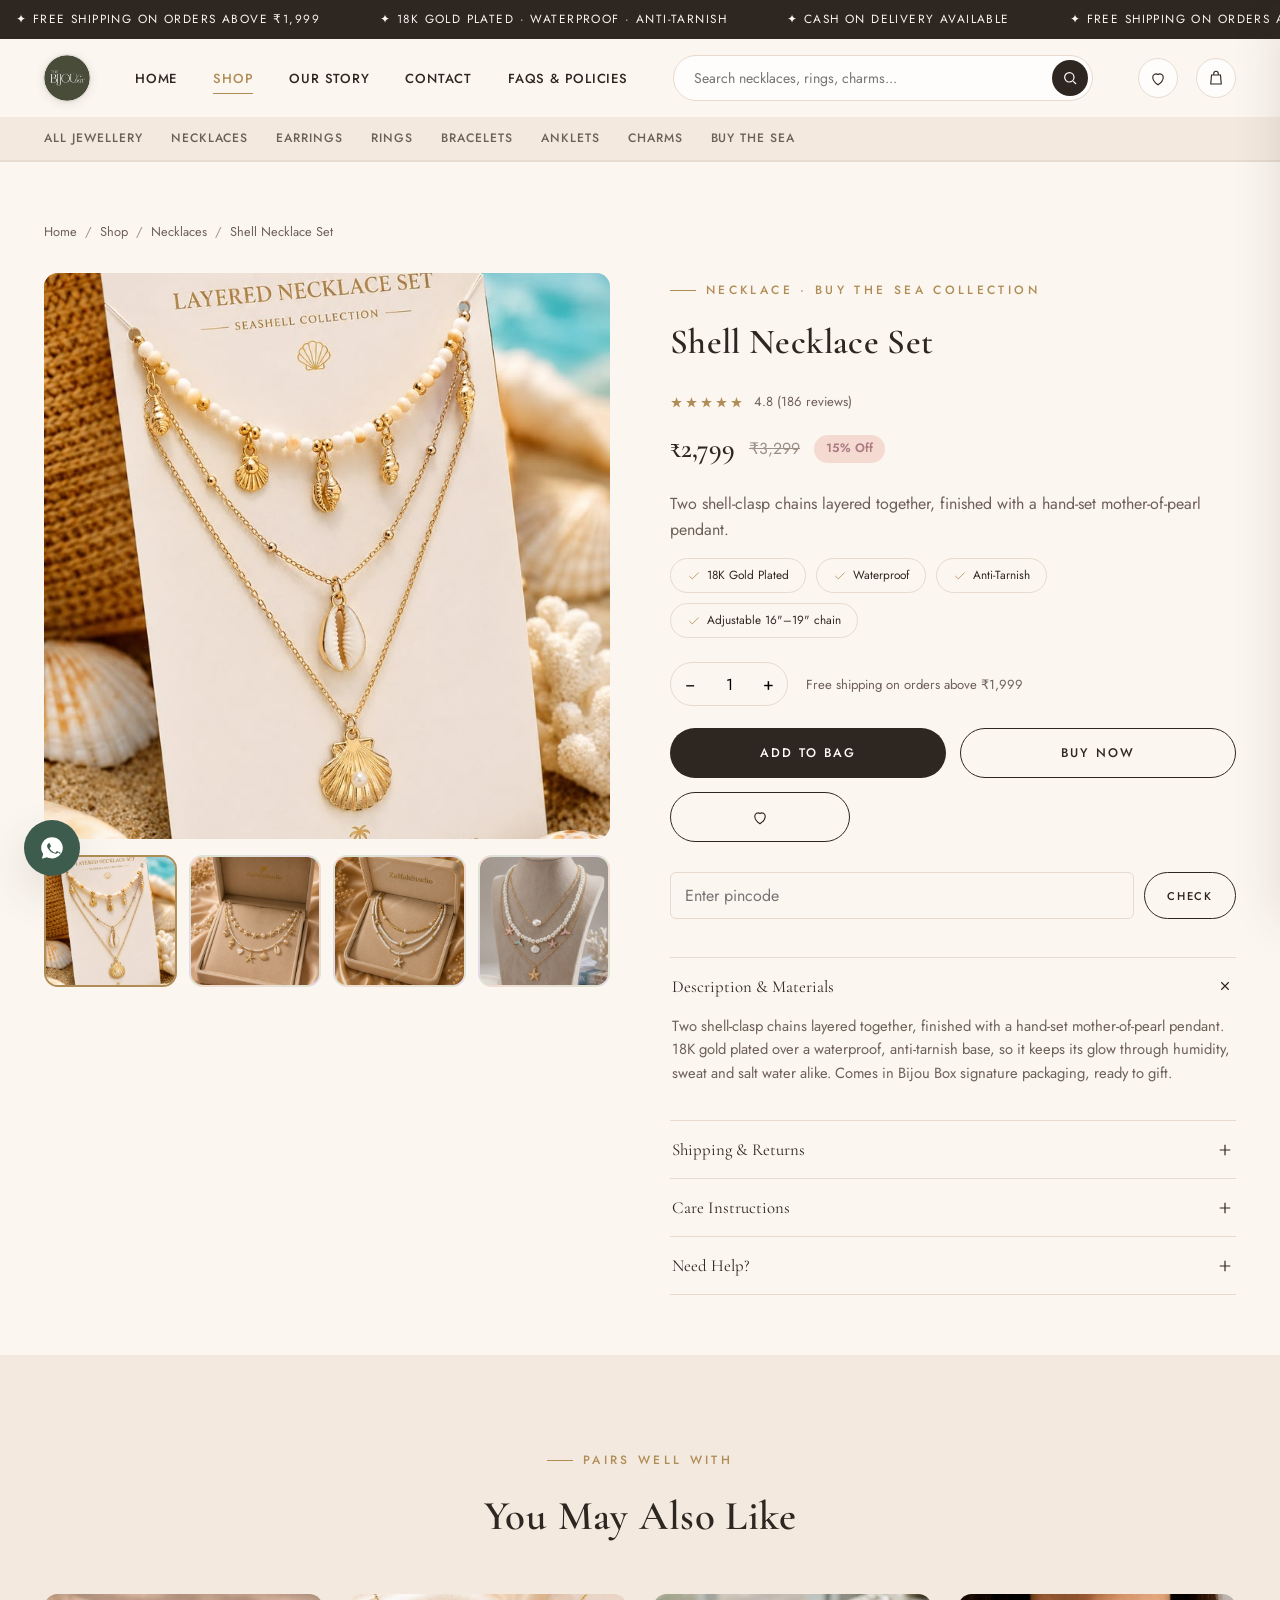
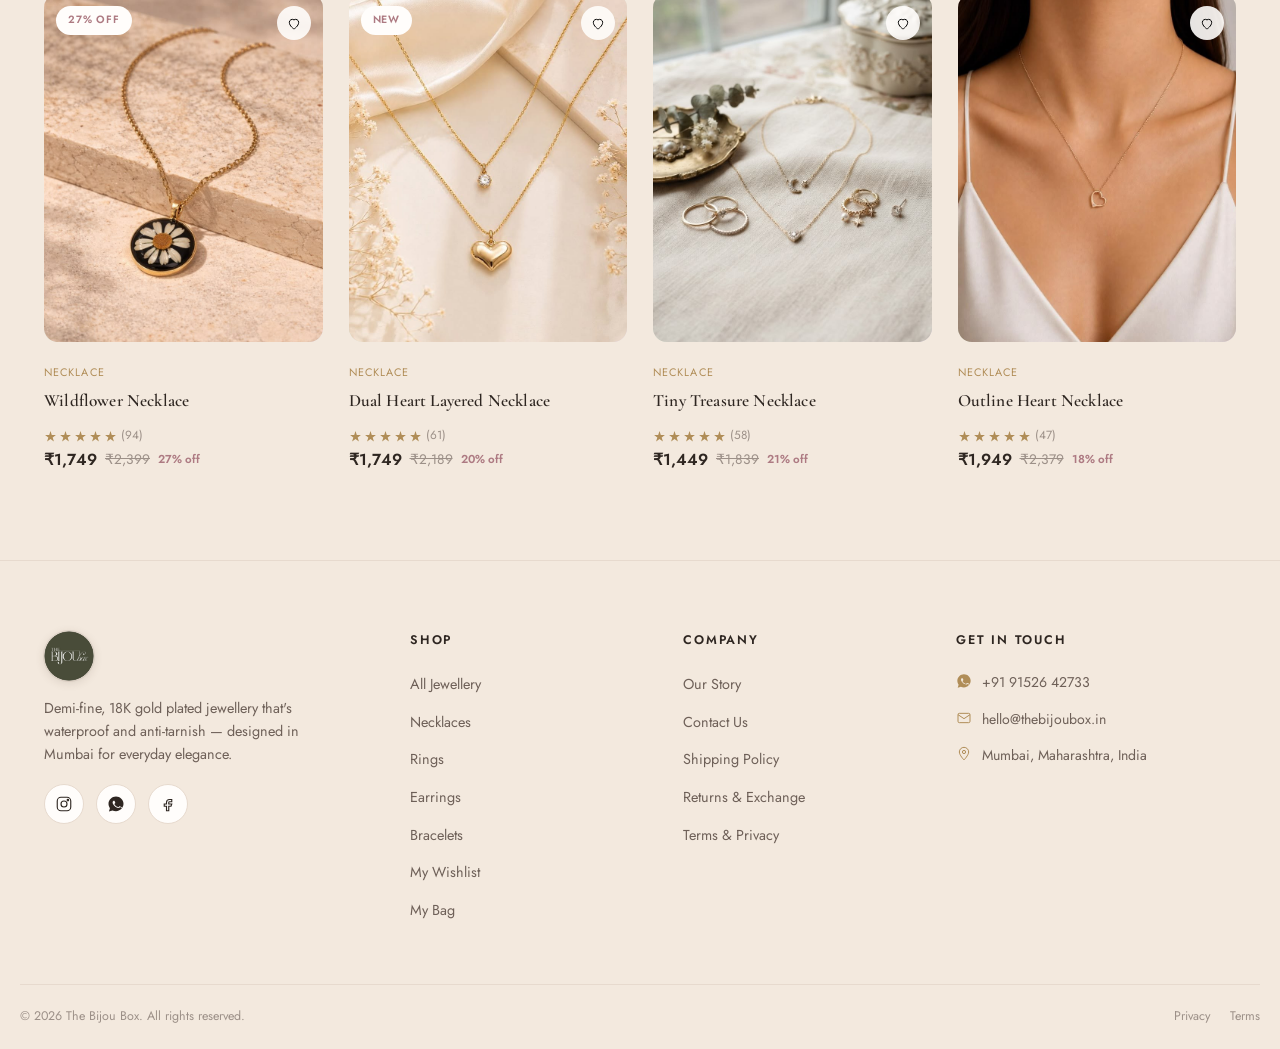
<file: bijou-box-website/product.html>
<!doctype html>
<html lang="en">
<head>
<meta charset="UTF-8">
<meta name="viewport" content="width=device-width, initial-scale=1.0">
<title>Product Details — The Bijou Box</title>
<meta name="description" content="18K gold plated, waterproof, anti-tarnish demi-fine jewellery from The Bijou Box.">
<link rel="icon" href="assets/favicon.png">
<link rel="stylesheet" href="style.css">
</head>
<body data-page="product">

<div class="announce">
  <div class="announce-track">
    <span>✦ Free Shipping On Orders Above ₹1,999</span>
    <span>✦ 18K Gold Plated · Waterproof · Anti-Tarnish</span>
    <span>✦ Cash On Delivery Available</span>
    <span>✦ Free Shipping On Orders Above ₹1,999</span>
    <span>✦ 18K Gold Plated · Waterproof · Anti-Tarnish</span>
    <span>✦ Cash On Delivery Available</span>
  </div>
</div>

<header class="site-header">
  <div class="nav-wrap">
    <a href="index.html" class="logo">
      <img src="assets/logo.png" class="logo-img" alt="The Bijou Box" onerror="this.style.display='none'; this.nextElementSibling.style.display='flex';">
      <span class="logo-mark" style="display:none;"><svg viewBox="0 0 24 24" class="logo-gem" fill="none" stroke="currentColor" stroke-width="1.3"><path d="M6 3h12l3 5-9 13L3 8l3-5z"/><path d="M3 8h18M9 3l3 5 3-5M12 8l-3 13M12 8l3 13"/></svg><span class="logo-text">The Bijou Box<small>Demi-Fine Jewellery</small></span></span>
    </a>

    <nav class="main-nav">
      <ul>
        <li><a href="index.html">Home</a></li>
        <li><a href="shop.html" class="active">Shop</a></li>
        <li><a href="about.html">Our Story</a></li>
        <li><a href="contact.html">Contact</a></li>
        <li><a href="policies.html">FAQs &amp; Policies</a></li>
      </ul>
    </nav>

    <form class="header-search" action="shop.html" onsubmit="window.location.href='shop.html?q='+encodeURIComponent(this.q.value); return false;">
      <input type="text" name="q" placeholder="Search necklaces, rings, charms...">
      <button type="submit" aria-label="Search"><svg viewBox="0 0 24 24" fill="none" stroke="currentColor" stroke-width="1.8"><circle cx="11" cy="11" r="7"/><path d="M21 21l-4.3-4.3"/></svg></button>
    </form>

    <div class="header-actions">
      <button class="icon-btn mobile-search-btn" data-open-search aria-label="Search">
        <svg viewBox="0 0 24 24" fill="none" stroke="currentColor" stroke-width="1.6"><circle cx="11" cy="11" r="7"/><path d="M21 21l-4.3-4.3"/></svg>
      </button>
      <a class="icon-btn" href="wishlist.html" aria-label="Wishlist">
        <svg viewBox="0 0 24 24" fill="none" stroke="currentColor" stroke-width="1.5"><path d="M12 21s-7-4.4-7-10a4.5 4.5 0 0 1 7-3.7A4.5 4.5 0 0 1 19 11c0 5.6-7 10-7 10z"/></svg>
        <span class="count-badge" data-wishlist-count>0</span>
      </a>
      <a class="icon-btn" href="cart.html" data-open-cart aria-label="Cart">
        <svg viewBox="0 0 24 24" fill="none" stroke="currentColor" stroke-width="1.5"><path d="M6 8h12l1 12H5L6 8z"/><path d="M9 8V6a3 3 0 0 1 6 0v2"/></svg>
        <span class="count-badge" data-cart-count>0</span>
      </a>
      <button class="icon-btn burger" aria-label="Open menu">
        <svg viewBox="0 0 24 24" fill="none" stroke="currentColor" stroke-width="1.5"><path d="M4 7h16M4 12h16M4 17h16"/></svg>
      </button>
    </div>
  </div>

  <nav class="category-bar">
    <div class="category-bar-inner">
      <a href="shop.html">All Jewellery</a>
      <a href="shop.html?category=necklaces">Necklaces</a>
      <a href="shop.html?category=earrings">Earrings</a>
      <a href="shop.html?category=rings">Rings</a>
      <a href="shop.html?category=bracelets">Bracelets</a>
      <a href="shop.html?category=anklets">Anklets</a>
      <a href="shop.html?category=charms">Charms</a>
      <a href="shop.html?collection=buy-the-sea">Buy The Sea</a>
    </div>
  </nav>
</header>

<div class="mobile-nav">
  <div class="mobile-nav-top">
    <img src="assets/logo.png" class="logo-img" alt="The Bijou Box" onerror="this.style.display='none'; this.nextElementSibling.style.display='flex';"><span class="logo-mark-static" style="display:none;"><svg viewBox="0 0 24 24" class="logo-gem" fill="none" stroke="currentColor" stroke-width="1.3"><path d="M6 3h12l3 5-9 13L3 8l3-5z"/><path d="M3 8h18M9 3l3 5 3-5M12 8l-3 13M12 8l3 13"/></svg><span class="logo-text">The Bijou Box</span></span>
    <button class="icon-btn mobile-nav-close" aria-label="Close menu">
      <svg viewBox="0 0 24 24" fill="none" stroke="currentColor" stroke-width="1.5"><path d="M6 6l12 12M18 6L6 18"/></svg>
    </button>
  </div>
  <ul>
    <li><a href="index.html">Home</a></li>
    <li><a href="shop.html">Shop All</a></li>
    <li><a href="wishlist.html">Wishlist</a></li>
    <li><a href="cart.html">My Bag</a></li>
    <li><a href="about.html">Our Story</a></li>
    <li><a href="contact.html">Contact</a></li>
    <li><a href="policies.html">FAQs &amp; Policies</a></li>
  </ul>
  <div class="mobile-nav-foot">
    <a href="https://wa.me/919152642733" class="btn btn-whatsapp btn-sm" target="_blank" rel="noopener">WhatsApp Us</a>
    <a href="https://www.instagram.com/thebijoubox.in" class="btn btn-outline btn-sm" target="_blank" rel="noopener">Instagram</a>
  </div>
</div>

<div class="drawer-overlay"></div>

<aside class="cart-drawer">
  <div class="cart-drawer-head">
    <h3>Your Bag</h3>
    <button class="icon-btn drawer-close" aria-label="Close bag"><svg viewBox="0 0 24 24" fill="none" stroke="currentColor" stroke-width="1.5"><path d="M6 6l12 12M18 6L6 18"/></svg></button>
  </div>
  <div class="cart-drawer-body"></div>
  <div class="cart-drawer-footer"></div>
</aside>

<div class="search-overlay">
  <div class="search-overlay-top">
    <form class="search-overlay-form">
      <input type="text" class="search-overlay-input" placeholder="Search necklaces, rings, charms...">
      <button type="submit" aria-label="Search"><svg viewBox="0 0 24 24" fill="none" stroke="currentColor" stroke-width="1.8"><circle cx="11" cy="11" r="7"/><path d="M21 21l-4.3-4.3"/></svg></button>
    </form>
    <button class="search-overlay-close" aria-label="Close search"><svg viewBox="0 0 24 24" fill="none" stroke="currentColor" stroke-width="1.5"><path d="M6 6l12 12M18 6L6 18"/></svg></button>
  </div>
  <div class="search-overlay-results"><p class="search-hint">Type at least 2 letters to search — try "necklace", "ring" or "charm".</p></div>
</div>

<nav class="mobile-bottom-nav">
  <div class="mobile-bottom-nav-inner">
    <a href="index.html" data-nav="home">
      <svg viewBox="0 0 24 24" fill="none" stroke="currentColor" stroke-width="1.6"><path d="M4 11.5L12 4l8 7.5"/><path d="M6 10v9h12v-9"/></svg>
      Home
    </a>
    <a href="shop.html" data-nav="shop">
      <svg viewBox="0 0 24 24" fill="none" stroke="currentColor" stroke-width="1.6"><path d="M6 8h12l1 12H5L6 8z"/><path d="M9 8V6a3 3 0 0 1 6 0v2"/></svg>
      Shop
    </a>
    <a href="#" data-open-search data-nav="search">
      <svg viewBox="0 0 24 24" fill="none" stroke="currentColor" stroke-width="1.6"><circle cx="11" cy="11" r="7"/><path d="M21 21l-4.3-4.3"/></svg>
      Search
    </a>
    <a href="wishlist.html" data-nav="wishlist">
      <svg viewBox="0 0 24 24" fill="none" stroke="currentColor" stroke-width="1.6"><path d="M12 21s-7-4.4-7-10a4.5 4.5 0 0 1 7-3.7A4.5 4.5 0 0 1 19 11c0 5.6-7 10-7 10z"/></svg>
      Wishlist
      <span class="count-badge" data-wishlist-count>0</span>
    </a>
    <a href="cart.html" data-nav="cart">
      <svg viewBox="0 0 24 24" fill="none" stroke="currentColor" stroke-width="1.6"><circle cx="9" cy="20" r="1.4"/><circle cx="18" cy="20" r="1.4"/><path d="M2 3h2l2.6 12.6a2 2 0 0 0 2 1.6h8.8a2 2 0 0 0 2-1.6L21 7H6"/></svg>
      Bag
      <span class="count-badge" data-cart-count>0</span>
    </a>
  </div>
</nav>


<main>
<section class="section tight">
  <div class="container">
    <div class="breadcrumb">
      <a href="index.html">Home</a><span class="sep">/</span>
      <a href="shop.html">Shop</a><span class="sep">/</span>
      <a href="shop.html" class="pd-breadcrumb-cat">Category</a><span class="sep">/</span>
      <span class="pd-breadcrumb-name">Product</span>
    </div>

    <div class="pd-grid">
      <div class="pd-gallery">
        <div class="frame ratio-1x1 pd-gallery-main">
          <img src="" alt="">
          <div class="ph-icon"></div>
        </div>
        <div class="pd-thumbs"></div>
      </div>

      <div class="pd-info">
        <span class="eyebrow pd-eyebrow">Category</span>
        <h1 class="pd-title" style="font-size:2.2rem;">Product Name</h1>
        <div>
          <span class="pd-stars stars"></span>
          <span class="pd-rating-text" style="font-size:.82rem; color:var(--ink-soft); margin-left:6px;"></span>
        </div>

        <div class="price-row">
          <span class="now pd-now">₹0</span>
          <span class="was pd-was">₹0</span>
          <span class="off pd-off">0% Off</span>
        </div>
        <p class="pd-stock stock-urgent" style="display:none; margin-bottom:14px;"></p>

        <p class="pd-desc">Description</p>

        <div class="pd-tags"></div>

        <div class="qty-row">
          <div class="qty-box">
            <button class="qty-minus pd-qty-minus" type="button" aria-label="Decrease quantity">−</button>
            <input type="text" class="pd-qty-input" value="1" inputmode="numeric" aria-label="Quantity">
            <button class="qty-plus pd-qty-plus" type="button" aria-label="Increase quantity">+</button>
          </div>
          <span style="font-size:.82rem; color:var(--ink-soft);">Free shipping on orders above ₹1,999</span>
        </div>

        <div class="pd-ctas">
          <button class="btn btn-primary pd-add-cart" type="button">Add To Bag</button>
          <button class="btn btn-outline pd-buy-now" type="button">Buy Now</button>
          <button class="btn btn-outline pd-wish" type="button" style="flex:0 0 auto; width:52px; padding:15px;" aria-label="Add to wishlist">
            <svg viewBox="0 0 24 24" fill="none" stroke="currentColor" stroke-width="1.5" style="width:18px;height:18px;"><path d="M12 21s-7-4.4-7-10a4.5 4.5 0 0 1 7-3.7A4.5 4.5 0 0 1 19 11c0 5.6-7 10-7 10z"/></svg>
          </button>
        </div>

        <form class="pincode-form">
          <input type="text" class="pincode-input" placeholder="Enter pincode" maxlength="6" inputmode="numeric">
          <button class="btn btn-outline btn-sm" type="submit">Check</button>
        </form>
        <p class="pincode-result"></p>

        <div data-exclusive="true" style="margin-top:18px;">
          <div class="accordion-item open">
            <button class="accordion-head"><span>Description &amp; Materials</span><svg viewBox="0 0 24 24" fill="none" stroke="currentColor" stroke-width="1.6"><path d="M12 5v14M5 12h14"/></svg></button>
            <div class="accordion-panel" style="max-height:400px;">
              <div class="accordion-panel-inner"><p class="pd-materials">Materials</p></div>
            </div>
          </div>
          <div class="accordion-item">
            <button class="accordion-head"><span>Shipping &amp; Returns</span><svg viewBox="0 0 24 24" fill="none" stroke="currentColor" stroke-width="1.6"><path d="M12 5v14M5 12h14"/></svg></button>
            <div class="accordion-panel">
              <div class="accordion-panel-inner">
                <p>Dispatched within 24–48 hours. Standard delivery in 3–5 working days across India, Express delivery available at checkout. 7-day exchange window on unused pieces in original packaging — see our <a href="policies.html" style="text-decoration:underline;">full policy</a>.</p>
              </div>
            </div>
          </div>
          <div class="accordion-item">
            <button class="accordion-head"><span>Care Instructions</span><svg viewBox="0 0 24 24" fill="none" stroke="currentColor" stroke-width="1.6"><path d="M12 5v14M5 12h14"/></svg></button>
            <div class="accordion-panel">
              <div class="accordion-panel-inner"><p>Wipe with a soft, dry cloth after wear. Store flat or hanging in the pouch provided, away from perfume and direct sunlight, to keep the shine going for years.</p></div>
            </div>
          </div>
          <div class="accordion-item">
            <button class="accordion-head"><span>Need Help?</span><svg viewBox="0 0 24 24" fill="none" stroke="currentColor" stroke-width="1.6"><path d="M12 5v14M5 12h14"/></svg></button>
            <div class="accordion-panel">
              <div class="accordion-panel-inner"><p>Have a sizing or styling question before you order? <a class="pd-whatsapp-link" href="https://wa.me/919152642733" target="_blank" rel="noopener" style="text-decoration:underline;">Chat with us on WhatsApp</a>.</p></div>
            </div>
          </div>
        </div>
      </div>
    </div>
  </div>
</section>

<section class="section bg-alt">
  <div class="container">
    <div class="section-head">
      <span class="eyebrow">Pairs Well With</span>
      <h2>You May Also Like</h2>
    </div>
    <div class="product-grid" id="relatedGrid"></div>
  </div>
</section>

<div class="pd-sticky-bar">
  <div class="pd-sticky-info">
    <span class="pd-sticky-name">Product</span>
    <span class="pd-sticky-price">₹0</span>
  </div>
  <button class="btn btn-primary pd-add-cart" type="button">Add To Bag</button>
</div>

</main>
<footer class="site-footer">
  <div class="container footer-grid">
    <div class="footer-col footer-brand">
      <div class="logo"><img src="assets/logo.png" class="logo-img" alt="The Bijou Box" onerror="this.style.display='none'; this.nextElementSibling.style.display='flex';"><span class="logo-mark-static" style="display:none;"><svg viewBox="0 0 24 24" class="logo-gem" fill="none" stroke="currentColor" stroke-width="1.3"><path d="M6 3h12l3 5-9 13L3 8l3-5z"/><path d="M3 8h18M9 3l3 5 3-5M12 8l-3 13M12 8l3 13"/></svg><span class="logo-text">The Bijou Box</span></span></div>
      <p>Demi-fine, 18K gold plated jewellery that's waterproof and anti-tarnish — designed in Mumbai for everyday elegance.</p>
      <div class="footer-social">
        <a class="icon-btn" href="https://www.instagram.com/thebijoubox.in" target="_blank" rel="noopener" aria-label="Instagram"><svg viewBox="0 0 24 24" fill="none" stroke="currentColor" stroke-width="1.5"><rect x="3" y="3" width="18" height="18" rx="5"/><circle cx="12" cy="12" r="4"/><circle cx="17.2" cy="6.8" r="1"/></svg></a>
        <a class="icon-btn" href="https://wa.me/919152642733" target="_blank" rel="noopener" aria-label="WhatsApp"><svg viewBox="0 0 24 24" fill="currentColor"><path d="M12 2C6.5 2 2 6.4 2 11.8c0 2.1.7 4.1 1.9 5.7L2.6 22l4.7-1.5c1.4.7 2.9 1.1 4.7 1.1 5.5 0 10-4.4 10-9.8S17.5 2 12 2zm5.6 14c-.2.6-1.2 1.2-1.7 1.2-.4 0-.9.2-3-.6-2.6-1-4.2-3.7-4.4-3.9-.1-.2-1-1.4-1-2.6 0-1.2.6-1.8.9-2.1.2-.3.5-.3.7-.3h.5c.2 0 .4 0 .6.5.2.5.7 1.7.8 1.8.1.2.1.4 0 .6-.1.2-.2.3-.4.5-.2.2-.4.4-.5.6-.2.2-.4.4-.2.7.2.4.9 1.5 2 2.4 1.3 1.1 2.4 1.5 2.8 1.6.3.1.5.1.7-.1.2-.2.7-.9.9-1.2.2-.3.4-.3.7-.2.3.1 1.8.9 2.1 1 .3.1.5.2.6.3.1.2.1.9-.1 1.5z"/></svg></a>
        <a class="icon-btn" href="https://facebook.com" target="_blank" rel="noopener" aria-label="Facebook"><svg viewBox="0 0 24 24" fill="none" stroke="currentColor" stroke-width="1.5"><path d="M14 9h3V6h-3a4 4 0 0 0-4 4v2H7v3h3v6h3v-6h3l1-3h-4v-2a1 1 0 0 1 1-1z"/></svg></a>
      </div>
    </div>
    <div class="footer-col">
      <h4>Shop</h4>
      <ul>
        <li><a href="shop.html">All Jewellery</a></li>
        <li><a href="shop.html?category=necklaces">Necklaces</a></li>
        <li><a href="shop.html?category=rings">Rings</a></li>
        <li><a href="shop.html?category=earrings">Earrings</a></li>
        <li><a href="shop.html?category=bracelets">Bracelets</a></li>
        <li><a href="wishlist.html">My Wishlist</a></li>
        <li><a href="cart.html">My Bag</a></li>
      </ul>
    </div>
    <div class="footer-col">
      <h4>Company</h4>
      <ul>
        <li><a href="about.html">Our Story</a></li>
        <li><a href="contact.html">Contact Us</a></li>
        <li><a href="policies.html">Shipping Policy</a></li>
        <li><a href="policies.html">Returns &amp; Exchange</a></li>
        <li><a href="policies.html">Terms &amp; Privacy</a></li>
      </ul>
    </div>
    <div class="footer-col">
      <h4>Get In Touch</h4>
      <div class="contact-line">
        <svg viewBox="0 0 24 24" fill="currentColor"><path d="M12 2C6.5 2 2 6.4 2 11.8c0 2.1.7 4.1 1.9 5.7L2.6 22l4.7-1.5c1.4.7 2.9 1.1 4.7 1.1 5.5 0 10-4.4 10-9.8S17.5 2 12 2zm5.6 14c-.2.6-1.2 1.2-1.7 1.2-.4 0-.9.2-3-.6-2.6-1-4.2-3.7-4.4-3.9-.1-.2-1-1.4-1-2.6 0-1.2.6-1.8.9-2.1.2-.3.5-.3.7-.3h.5c.2 0 .4 0 .6.5.2.5.7 1.7.8 1.8.1.2.1.4 0 .6-.1.2-.2.3-.4.5-.2.2-.4.4-.5.6-.2.2-.4.4-.2.7.2.4.9 1.5 2 2.4 1.3 1.1 2.4 1.5 2.8 1.6.3.1.5.1.7-.1.2-.2.7-.9.9-1.2.2-.3.4-.3.7-.2.3.1 1.8.9 2.1 1 .3.1.5.2.6.3.1.2.1.9-.1 1.5z"/></svg>
        <span><a href="https://wa.me/919152642733" target="_blank" rel="noopener">+91 91526 42733</a></span>
      </div>
      <div class="contact-line">
        <svg viewBox="0 0 24 24" fill="none" stroke="currentColor" stroke-width="1.5"><rect x="3" y="5" width="18" height="14" rx="2"/><path d="M3 7l9 6 9-6"/></svg>
        <span><a href="mailto:hello@thebijoubox.in">hello@thebijoubox.in</a></span>
      </div>
      <div class="contact-line">
        <svg viewBox="0 0 24 24" fill="none" stroke="currentColor" stroke-width="1.5"><path d="M12 21s-7-7.5-7-12a7 7 0 0 1 14 0c0 4.5-7 12-7 12z"/><circle cx="12" cy="9" r="2.4"/></svg>
        <span>Mumbai, Maharashtra, India</span>
      </div>
    </div>
  </div>
  <div class="container footer-bottom">
    <span>© <span class="js-year"></span> The Bijou Box. All rights reserved.</span>
    <div class="footer-bottom-links">
      <a href="policies.html">Privacy</a>
      <a href="policies.html">Terms</a>
    </div>
  </div>
</footer>

<a href="https://wa.me/919152642733" class="wa-float" target="_blank" rel="noopener" aria-label="Chat on WhatsApp">
  <svg viewBox="0 0 24 24" fill="currentColor"><path d="M12 2C6.5 2 2 6.4 2 11.8c0 2.1.7 4.1 1.9 5.7L2.6 22l4.7-1.5c1.4.7 2.9 1.1 4.7 1.1 5.5 0 10-4.4 10-9.8S17.5 2 12 2zm5.6 14c-.2.6-1.2 1.2-1.7 1.2-.4 0-.9.2-3-.6-2.6-1-4.2-3.7-4.4-3.9-.1-.2-1-1.4-1-2.6 0-1.2.6-1.8.9-2.1.2-.3.5-.3.7-.3h.5c.2 0 .4 0 .6.5.2.5.7 1.7.8 1.8.1.2.1.4 0 .6-.1.2-.2.3-.4.5-.2.2-.4.4-.5.6-.2.2-.4.4-.2.7.2.4.9 1.5 2 2.4 1.3 1.1 2.4 1.5 2.8 1.6.3.1.5.1.7-.1.2-.2.7-.9.9-1.2.2-.3.4-.3.7-.2.3.1 1.8.9 2.1 1 .3.1.5.2.6.3.1.2.1.9-.1 1.5z"/></svg>
</a>
<button class="back-to-top" aria-label="Back to top">
  <svg viewBox="0 0 24 24" fill="none" stroke="currentColor" stroke-width="1.8"><path d="M12 19V5M5 12l7-7 7 7"/></svg>
</button>

<script src="data.js"></script>
<script src="store.js"></script>
<script src="app.js"></script>
</body>
</html>
</file>
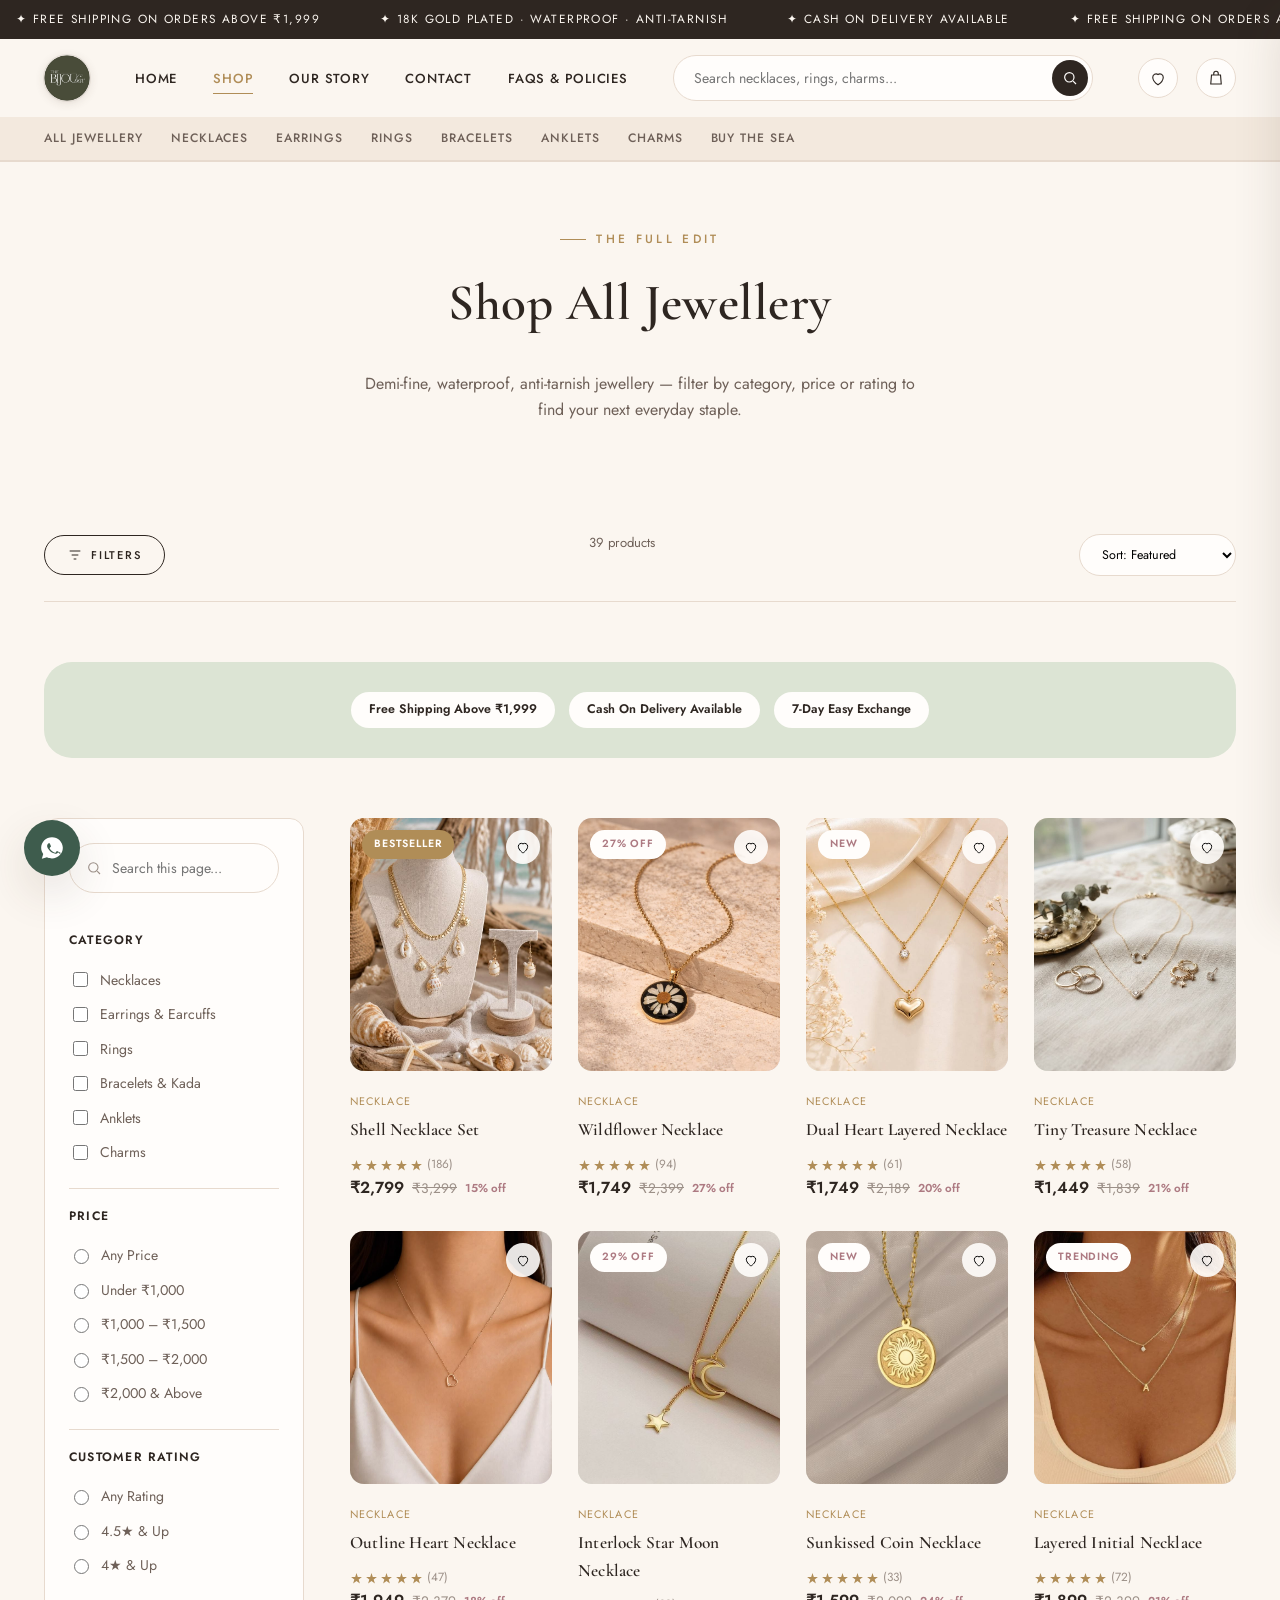
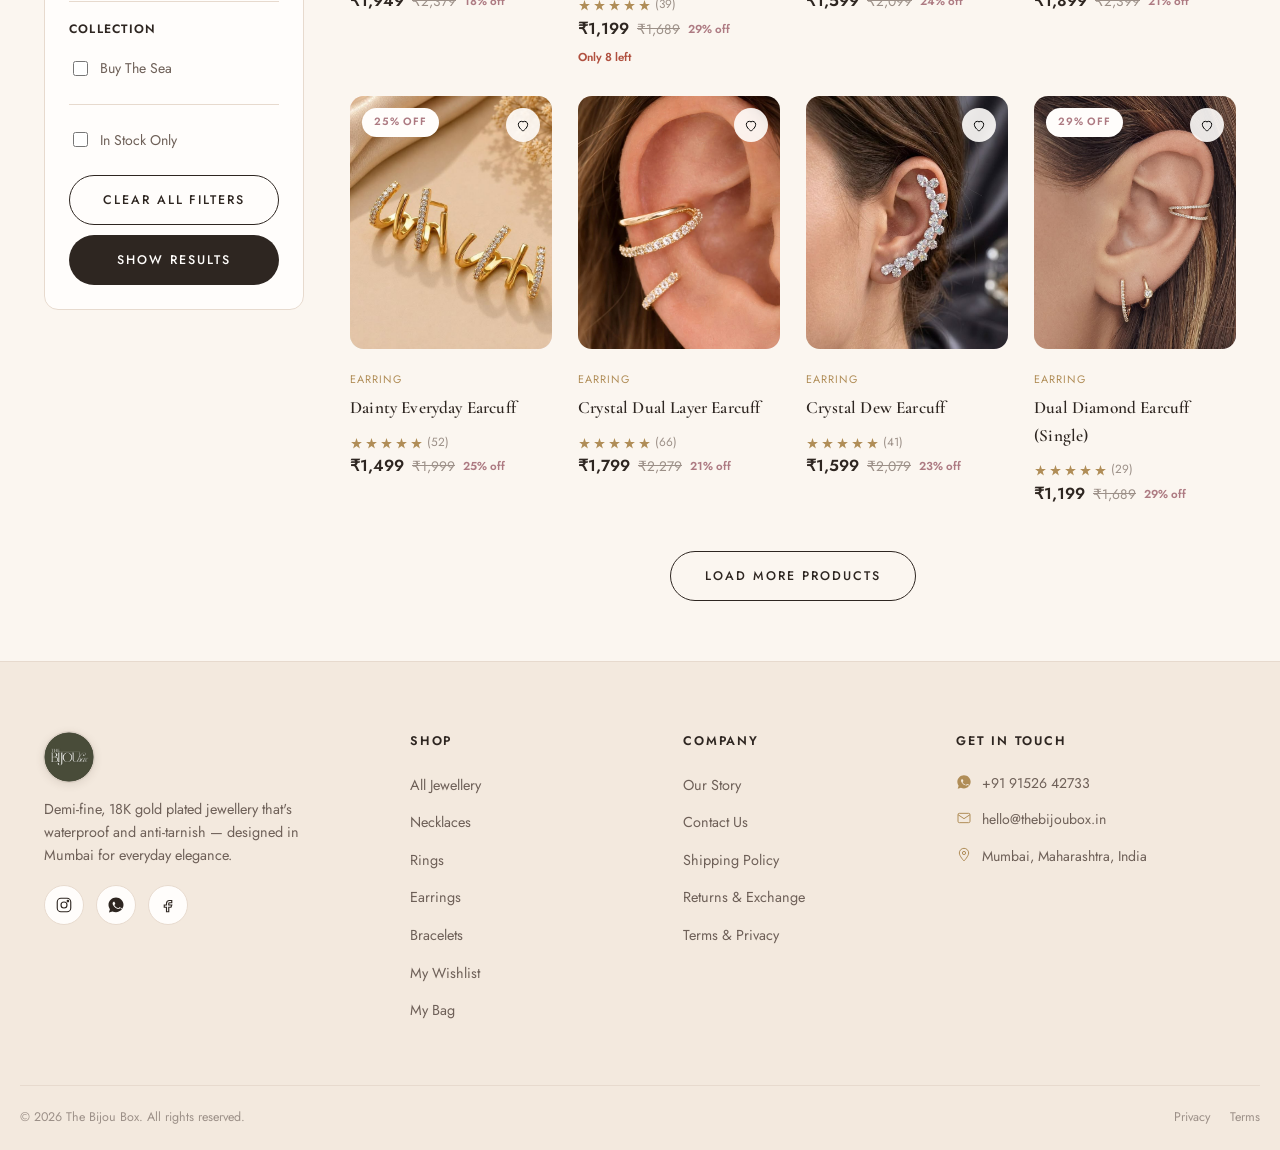
<file: bijou-box-website/shop.html>
<!doctype html>
<html lang="en">
<head>
<meta charset="UTF-8">
<meta name="viewport" content="width=device-width, initial-scale=1.0">
<title>Shop All Jewellery — The Bijou Box</title>
<meta name="description" content="Shop 18K gold plated, waterproof, anti-tarnish necklaces, rings, earrings, bracelets, anklets and charms at The Bijou Box.">
<link rel="icon" href="assets/favicon.png">
<link rel="stylesheet" href="style.css">
</head>
<body data-page="shop">

<div class="announce">
  <div class="announce-track">
    <span>✦ Free Shipping On Orders Above ₹1,999</span>
    <span>✦ 18K Gold Plated · Waterproof · Anti-Tarnish</span>
    <span>✦ Cash On Delivery Available</span>
    <span>✦ Free Shipping On Orders Above ₹1,999</span>
    <span>✦ 18K Gold Plated · Waterproof · Anti-Tarnish</span>
    <span>✦ Cash On Delivery Available</span>
  </div>
</div>

<header class="site-header">
  <div class="nav-wrap">
    <a href="index.html" class="logo">
      <img src="assets/logo.png" class="logo-img" alt="The Bijou Box" onerror="this.style.display='none'; this.nextElementSibling.style.display='flex';">
      <span class="logo-mark" style="display:none;"><svg viewBox="0 0 24 24" class="logo-gem" fill="none" stroke="currentColor" stroke-width="1.3"><path d="M6 3h12l3 5-9 13L3 8l3-5z"/><path d="M3 8h18M9 3l3 5 3-5M12 8l-3 13M12 8l3 13"/></svg><span class="logo-text">The Bijou Box<small>Demi-Fine Jewellery</small></span></span>
    </a>

    <nav class="main-nav">
      <ul>
        <li><a href="index.html">Home</a></li>
        <li><a href="shop.html" class="active">Shop</a></li>
        <li><a href="about.html">Our Story</a></li>
        <li><a href="contact.html">Contact</a></li>
        <li><a href="policies.html">FAQs &amp; Policies</a></li>
      </ul>
    </nav>

    <form class="header-search" action="shop.html" onsubmit="window.location.href='shop.html?q='+encodeURIComponent(this.q.value); return false;">
      <input type="text" name="q" placeholder="Search necklaces, rings, charms...">
      <button type="submit" aria-label="Search"><svg viewBox="0 0 24 24" fill="none" stroke="currentColor" stroke-width="1.8"><circle cx="11" cy="11" r="7"/><path d="M21 21l-4.3-4.3"/></svg></button>
    </form>

    <div class="header-actions">
      <button class="icon-btn mobile-search-btn" data-open-search aria-label="Search">
        <svg viewBox="0 0 24 24" fill="none" stroke="currentColor" stroke-width="1.6"><circle cx="11" cy="11" r="7"/><path d="M21 21l-4.3-4.3"/></svg>
      </button>
      <a class="icon-btn" href="wishlist.html" aria-label="Wishlist">
        <svg viewBox="0 0 24 24" fill="none" stroke="currentColor" stroke-width="1.5"><path d="M12 21s-7-4.4-7-10a4.5 4.5 0 0 1 7-3.7A4.5 4.5 0 0 1 19 11c0 5.6-7 10-7 10z"/></svg>
        <span class="count-badge" data-wishlist-count>0</span>
      </a>
      <a class="icon-btn" href="cart.html" data-open-cart aria-label="Cart">
        <svg viewBox="0 0 24 24" fill="none" stroke="currentColor" stroke-width="1.5"><path d="M6 8h12l1 12H5L6 8z"/><path d="M9 8V6a3 3 0 0 1 6 0v2"/></svg>
        <span class="count-badge" data-cart-count>0</span>
      </a>
      <button class="icon-btn burger" aria-label="Open menu">
        <svg viewBox="0 0 24 24" fill="none" stroke="currentColor" stroke-width="1.5"><path d="M4 7h16M4 12h16M4 17h16"/></svg>
      </button>
    </div>
  </div>

  <nav class="category-bar">
    <div class="category-bar-inner">
      <a href="shop.html">All Jewellery</a>
      <a href="shop.html?category=necklaces">Necklaces</a>
      <a href="shop.html?category=earrings">Earrings</a>
      <a href="shop.html?category=rings">Rings</a>
      <a href="shop.html?category=bracelets">Bracelets</a>
      <a href="shop.html?category=anklets">Anklets</a>
      <a href="shop.html?category=charms">Charms</a>
      <a href="shop.html?collection=buy-the-sea">Buy The Sea</a>
    </div>
  </nav>
</header>

<div class="mobile-nav">
  <div class="mobile-nav-top">
    <img src="assets/logo.png" class="logo-img" alt="The Bijou Box" onerror="this.style.display='none'; this.nextElementSibling.style.display='flex';"><span class="logo-mark-static" style="display:none;"><svg viewBox="0 0 24 24" class="logo-gem" fill="none" stroke="currentColor" stroke-width="1.3"><path d="M6 3h12l3 5-9 13L3 8l3-5z"/><path d="M3 8h18M9 3l3 5 3-5M12 8l-3 13M12 8l3 13"/></svg><span class="logo-text">The Bijou Box</span></span>
    <button class="icon-btn mobile-nav-close" aria-label="Close menu">
      <svg viewBox="0 0 24 24" fill="none" stroke="currentColor" stroke-width="1.5"><path d="M6 6l12 12M18 6L6 18"/></svg>
    </button>
  </div>
  <ul>
    <li><a href="index.html">Home</a></li>
    <li><a href="shop.html">Shop All</a></li>
    <li><a href="wishlist.html">Wishlist</a></li>
    <li><a href="cart.html">My Bag</a></li>
    <li><a href="about.html">Our Story</a></li>
    <li><a href="contact.html">Contact</a></li>
    <li><a href="policies.html">FAQs &amp; Policies</a></li>
  </ul>
  <div class="mobile-nav-foot">
    <a href="https://wa.me/919152642733" class="btn btn-whatsapp btn-sm" target="_blank" rel="noopener">WhatsApp Us</a>
    <a href="https://www.instagram.com/thebijoubox.in" class="btn btn-outline btn-sm" target="_blank" rel="noopener">Instagram</a>
  </div>
</div>

<div class="drawer-overlay"></div>

<aside class="cart-drawer">
  <div class="cart-drawer-head">
    <h3>Your Bag</h3>
    <button class="icon-btn drawer-close" aria-label="Close bag"><svg viewBox="0 0 24 24" fill="none" stroke="currentColor" stroke-width="1.5"><path d="M6 6l12 12M18 6L6 18"/></svg></button>
  </div>
  <div class="cart-drawer-body"></div>
  <div class="cart-drawer-footer"></div>
</aside>

<div class="search-overlay">
  <div class="search-overlay-top">
    <form class="search-overlay-form">
      <input type="text" class="search-overlay-input" placeholder="Search necklaces, rings, charms...">
      <button type="submit" aria-label="Search"><svg viewBox="0 0 24 24" fill="none" stroke="currentColor" stroke-width="1.8"><circle cx="11" cy="11" r="7"/><path d="M21 21l-4.3-4.3"/></svg></button>
    </form>
    <button class="search-overlay-close" aria-label="Close search"><svg viewBox="0 0 24 24" fill="none" stroke="currentColor" stroke-width="1.5"><path d="M6 6l12 12M18 6L6 18"/></svg></button>
  </div>
  <div class="search-overlay-results"><p class="search-hint">Type at least 2 letters to search — try "necklace", "ring" or "charm".</p></div>
</div>

<nav class="mobile-bottom-nav">
  <div class="mobile-bottom-nav-inner">
    <a href="index.html" data-nav="home">
      <svg viewBox="0 0 24 24" fill="none" stroke="currentColor" stroke-width="1.6"><path d="M4 11.5L12 4l8 7.5"/><path d="M6 10v9h12v-9"/></svg>
      Home
    </a>
    <a href="shop.html" data-nav="shop">
      <svg viewBox="0 0 24 24" fill="none" stroke="currentColor" stroke-width="1.6"><path d="M6 8h12l1 12H5L6 8z"/><path d="M9 8V6a3 3 0 0 1 6 0v2"/></svg>
      Shop
    </a>
    <a href="#" data-open-search data-nav="search">
      <svg viewBox="0 0 24 24" fill="none" stroke="currentColor" stroke-width="1.6"><circle cx="11" cy="11" r="7"/><path d="M21 21l-4.3-4.3"/></svg>
      Search
    </a>
    <a href="wishlist.html" data-nav="wishlist">
      <svg viewBox="0 0 24 24" fill="none" stroke="currentColor" stroke-width="1.6"><path d="M12 21s-7-4.4-7-10a4.5 4.5 0 0 1 7-3.7A4.5 4.5 0 0 1 19 11c0 5.6-7 10-7 10z"/></svg>
      Wishlist
      <span class="count-badge" data-wishlist-count>0</span>
    </a>
    <a href="cart.html" data-nav="cart">
      <svg viewBox="0 0 24 24" fill="none" stroke="currentColor" stroke-width="1.6"><circle cx="9" cy="20" r="1.4"/><circle cx="18" cy="20" r="1.4"/><path d="M2 3h2l2.6 12.6a2 2 0 0 0 2 1.6h8.8a2 2 0 0 0 2-1.6L21 7H6"/></svg>
      Bag
      <span class="count-badge" data-cart-count>0</span>
    </a>
  </div>
</nav>


<main>
<section class="page-hero">
  <div class="container">
    <span class="eyebrow">The Full Edit</span>
    <h1>Shop All Jewellery</h1>
    <p style="max-width:560px; margin:0 auto;">Demi-fine, waterproof, anti-tarnish jewellery — filter by category, price or rating to find your next everyday staple.</p>
  </div>
</section>

<section class="section tight">
  <div class="container">

    <div class="filter-bar">
      <button class="btn btn-outline btn-sm" data-open-filters type="button">
        <svg viewBox="0 0 24 24" fill="none" stroke="currentColor" stroke-width="1.6" style="width:16px;height:16px;"><path d="M4 6h16M7 12h10M10 18h4"/></svg>
        Filters
      </button>
      <p class="result-count"><span class="count">0</span> products</p>
      <select class="sort-select">
        <option value="featured">Sort: Featured</option>
        <option value="newest">Sort: Newest</option>
        <option value="price-asc">Price: Low to High</option>
        <option value="price-desc">Price: High to Low</option>
        <option value="rating-desc">Sort: Top Rated</option>
      </select>
    </div>

    <div class="promo-banner">
      <span class="pill">Free Shipping Above ₹1,999</span>
      <span class="pill">Cash On Delivery Available</span>
      <span class="pill">7-Day Easy Exchange</span>
    </div>

    <div class="shop-layout">

      <aside class="filters-panel" id="filtersPanel">
        <div class="filters-head">
          <h3 style="margin:0;">Filters</h3>
          <button class="icon-btn filters-close" aria-label="Close filters"><svg viewBox="0 0 24 24" fill="none" stroke="currentColor" stroke-width="1.5"><path d="M6 6l12 12M18 6L6 18"/></svg></button>
        </div>

        <div class="shop-search-wrap">
          <svg viewBox="0 0 24 24" fill="none" stroke="currentColor" stroke-width="1.6"><circle cx="11" cy="11" r="7"/><path d="M21 21l-4.3-4.3"/></svg>
          <input type="text" class="shop-search-input" placeholder="Search this page...">
        </div>

        <div class="filter-group">
          <h4>Category</h4>
          <label><input type="checkbox" class="f-category" value="necklaces"> Necklaces</label>
          <label><input type="checkbox" class="f-category" value="earrings"> Earrings &amp; Earcuffs</label>
          <label><input type="checkbox" class="f-category" value="rings"> Rings</label>
          <label><input type="checkbox" class="f-category" value="bracelets"> Bracelets &amp; Kada</label>
          <label><input type="checkbox" class="f-category" value="anklets"> Anklets</label>
          <label><input type="checkbox" class="f-category" value="charms"> Charms</label>
        </div>

        <div class="filter-group">
          <h4>Price</h4>
          <label><input type="radio" name="f-price" class="f-price" value=""> Any Price</label>
          <label><input type="radio" name="f-price" class="f-price" value="0-999"> Under ₹1,000</label>
          <label><input type="radio" name="f-price" class="f-price" value="1000-1500"> ₹1,000 – ₹1,500</label>
          <label><input type="radio" name="f-price" class="f-price" value="1500-2000"> ₹1,500 – ₹2,000</label>
          <label><input type="radio" name="f-price" class="f-price" value="2000-99999"> ₹2,000 &amp; Above</label>
        </div>

        <div class="filter-group">
          <h4>Customer Rating</h4>
          <label><input type="radio" name="f-rating" class="f-rating" value=""> Any Rating</label>
          <label><input type="radio" name="f-rating" class="f-rating" value="4.5"> 4.5★ &amp; Up</label>
          <label><input type="radio" name="f-rating" class="f-rating" value="4"> 4★ &amp; Up</label>
        </div>

        <div class="filter-group">
          <h4>Collection</h4>
          <label><input type="checkbox" class="f-collection" value="buy-the-sea"> Buy The Sea</label>
        </div>

        <div class="filter-group">
          <label><input type="checkbox" class="f-instock"> In Stock Only</label>
        </div>

        <button class="btn btn-outline btn-block filters-clear" type="button">Clear All Filters</button>
        <button class="btn btn-primary btn-block filters-apply" type="button" style="margin-top:10px;">Show Results</button>
      </aside>

      <div>
        <div id="shopGrid" class="product-grid"></div>
        <div class="empty-state no-results">
          <p>No products match your filters.</p>
          <button class="btn btn-outline filters-clear" type="button">Clear Filters</button>
        </div>
        <button class="btn btn-outline load-more-btn" type="button">Load More Products</button>
      </div>

    </div>

  </div>
</section>

</main>
<footer class="site-footer">
  <div class="container footer-grid">
    <div class="footer-col footer-brand">
      <div class="logo"><img src="assets/logo.png" class="logo-img" alt="The Bijou Box" onerror="this.style.display='none'; this.nextElementSibling.style.display='flex';"><span class="logo-mark-static" style="display:none;"><svg viewBox="0 0 24 24" class="logo-gem" fill="none" stroke="currentColor" stroke-width="1.3"><path d="M6 3h12l3 5-9 13L3 8l3-5z"/><path d="M3 8h18M9 3l3 5 3-5M12 8l-3 13M12 8l3 13"/></svg><span class="logo-text">The Bijou Box</span></span></div>
      <p>Demi-fine, 18K gold plated jewellery that's waterproof and anti-tarnish — designed in Mumbai for everyday elegance.</p>
      <div class="footer-social">
        <a class="icon-btn" href="https://www.instagram.com/thebijoubox.in" target="_blank" rel="noopener" aria-label="Instagram"><svg viewBox="0 0 24 24" fill="none" stroke="currentColor" stroke-width="1.5"><rect x="3" y="3" width="18" height="18" rx="5"/><circle cx="12" cy="12" r="4"/><circle cx="17.2" cy="6.8" r="1"/></svg></a>
        <a class="icon-btn" href="https://wa.me/919152642733" target="_blank" rel="noopener" aria-label="WhatsApp"><svg viewBox="0 0 24 24" fill="currentColor"><path d="M12 2C6.5 2 2 6.4 2 11.8c0 2.1.7 4.1 1.9 5.7L2.6 22l4.7-1.5c1.4.7 2.9 1.1 4.7 1.1 5.5 0 10-4.4 10-9.8S17.5 2 12 2zm5.6 14c-.2.6-1.2 1.2-1.7 1.2-.4 0-.9.2-3-.6-2.6-1-4.2-3.7-4.4-3.9-.1-.2-1-1.4-1-2.6 0-1.2.6-1.8.9-2.1.2-.3.5-.3.7-.3h.5c.2 0 .4 0 .6.5.2.5.7 1.7.8 1.8.1.2.1.4 0 .6-.1.2-.2.3-.4.5-.2.2-.4.4-.5.6-.2.2-.4.4-.2.7.2.4.9 1.5 2 2.4 1.3 1.1 2.4 1.5 2.8 1.6.3.1.5.1.7-.1.2-.2.7-.9.9-1.2.2-.3.4-.3.7-.2.3.1 1.8.9 2.1 1 .3.1.5.2.6.3.1.2.1.9-.1 1.5z"/></svg></a>
        <a class="icon-btn" href="https://facebook.com" target="_blank" rel="noopener" aria-label="Facebook"><svg viewBox="0 0 24 24" fill="none" stroke="currentColor" stroke-width="1.5"><path d="M14 9h3V6h-3a4 4 0 0 0-4 4v2H7v3h3v6h3v-6h3l1-3h-4v-2a1 1 0 0 1 1-1z"/></svg></a>
      </div>
    </div>
    <div class="footer-col">
      <h4>Shop</h4>
      <ul>
        <li><a href="shop.html">All Jewellery</a></li>
        <li><a href="shop.html?category=necklaces">Necklaces</a></li>
        <li><a href="shop.html?category=rings">Rings</a></li>
        <li><a href="shop.html?category=earrings">Earrings</a></li>
        <li><a href="shop.html?category=bracelets">Bracelets</a></li>
        <li><a href="wishlist.html">My Wishlist</a></li>
        <li><a href="cart.html">My Bag</a></li>
      </ul>
    </div>
    <div class="footer-col">
      <h4>Company</h4>
      <ul>
        <li><a href="about.html">Our Story</a></li>
        <li><a href="contact.html">Contact Us</a></li>
        <li><a href="policies.html">Shipping Policy</a></li>
        <li><a href="policies.html">Returns &amp; Exchange</a></li>
        <li><a href="policies.html">Terms &amp; Privacy</a></li>
      </ul>
    </div>
    <div class="footer-col">
      <h4>Get In Touch</h4>
      <div class="contact-line">
        <svg viewBox="0 0 24 24" fill="currentColor"><path d="M12 2C6.5 2 2 6.4 2 11.8c0 2.1.7 4.1 1.9 5.7L2.6 22l4.7-1.5c1.4.7 2.9 1.1 4.7 1.1 5.5 0 10-4.4 10-9.8S17.5 2 12 2zm5.6 14c-.2.6-1.2 1.2-1.7 1.2-.4 0-.9.2-3-.6-2.6-1-4.2-3.7-4.4-3.9-.1-.2-1-1.4-1-2.6 0-1.2.6-1.8.9-2.1.2-.3.5-.3.7-.3h.5c.2 0 .4 0 .6.5.2.5.7 1.7.8 1.8.1.2.1.4 0 .6-.1.2-.2.3-.4.5-.2.2-.4.4-.5.6-.2.2-.4.4-.2.7.2.4.9 1.5 2 2.4 1.3 1.1 2.4 1.5 2.8 1.6.3.1.5.1.7-.1.2-.2.7-.9.9-1.2.2-.3.4-.3.7-.2.3.1 1.8.9 2.1 1 .3.1.5.2.6.3.1.2.1.9-.1 1.5z"/></svg>
        <span><a href="https://wa.me/919152642733" target="_blank" rel="noopener">+91 91526 42733</a></span>
      </div>
      <div class="contact-line">
        <svg viewBox="0 0 24 24" fill="none" stroke="currentColor" stroke-width="1.5"><rect x="3" y="5" width="18" height="14" rx="2"/><path d="M3 7l9 6 9-6"/></svg>
        <span><a href="mailto:hello@thebijoubox.in">hello@thebijoubox.in</a></span>
      </div>
      <div class="contact-line">
        <svg viewBox="0 0 24 24" fill="none" stroke="currentColor" stroke-width="1.5"><path d="M12 21s-7-7.5-7-12a7 7 0 0 1 14 0c0 4.5-7 12-7 12z"/><circle cx="12" cy="9" r="2.4"/></svg>
        <span>Mumbai, Maharashtra, India</span>
      </div>
    </div>
  </div>
  <div class="container footer-bottom">
    <span>© <span class="js-year"></span> The Bijou Box. All rights reserved.</span>
    <div class="footer-bottom-links">
      <a href="policies.html">Privacy</a>
      <a href="policies.html">Terms</a>
    </div>
  </div>
</footer>

<a href="https://wa.me/919152642733" class="wa-float" target="_blank" rel="noopener" aria-label="Chat on WhatsApp">
  <svg viewBox="0 0 24 24" fill="currentColor"><path d="M12 2C6.5 2 2 6.4 2 11.8c0 2.1.7 4.1 1.9 5.7L2.6 22l4.7-1.5c1.4.7 2.9 1.1 4.7 1.1 5.5 0 10-4.4 10-9.8S17.5 2 12 2zm5.6 14c-.2.6-1.2 1.2-1.7 1.2-.4 0-.9.2-3-.6-2.6-1-4.2-3.7-4.4-3.9-.1-.2-1-1.4-1-2.6 0-1.2.6-1.8.9-2.1.2-.3.5-.3.7-.3h.5c.2 0 .4 0 .6.5.2.5.7 1.7.8 1.8.1.2.1.4 0 .6-.1.2-.2.3-.4.5-.2.2-.4.4-.5.6-.2.2-.4.4-.2.7.2.4.9 1.5 2 2.4 1.3 1.1 2.4 1.5 2.8 1.6.3.1.5.1.7-.1.2-.2.7-.9.9-1.2.2-.3.4-.3.7-.2.3.1 1.8.9 2.1 1 .3.1.5.2.6.3.1.2.1.9-.1 1.5z"/></svg>
</a>
<button class="back-to-top" aria-label="Back to top">
  <svg viewBox="0 0 24 24" fill="none" stroke="currentColor" stroke-width="1.8"><path d="M12 19V5M5 12l7-7 7 7"/></svg>
</button>

<script src="data.js"></script>
<script src="store.js"></script>
<script src="app.js"></script>
</body>
</html>
</file>
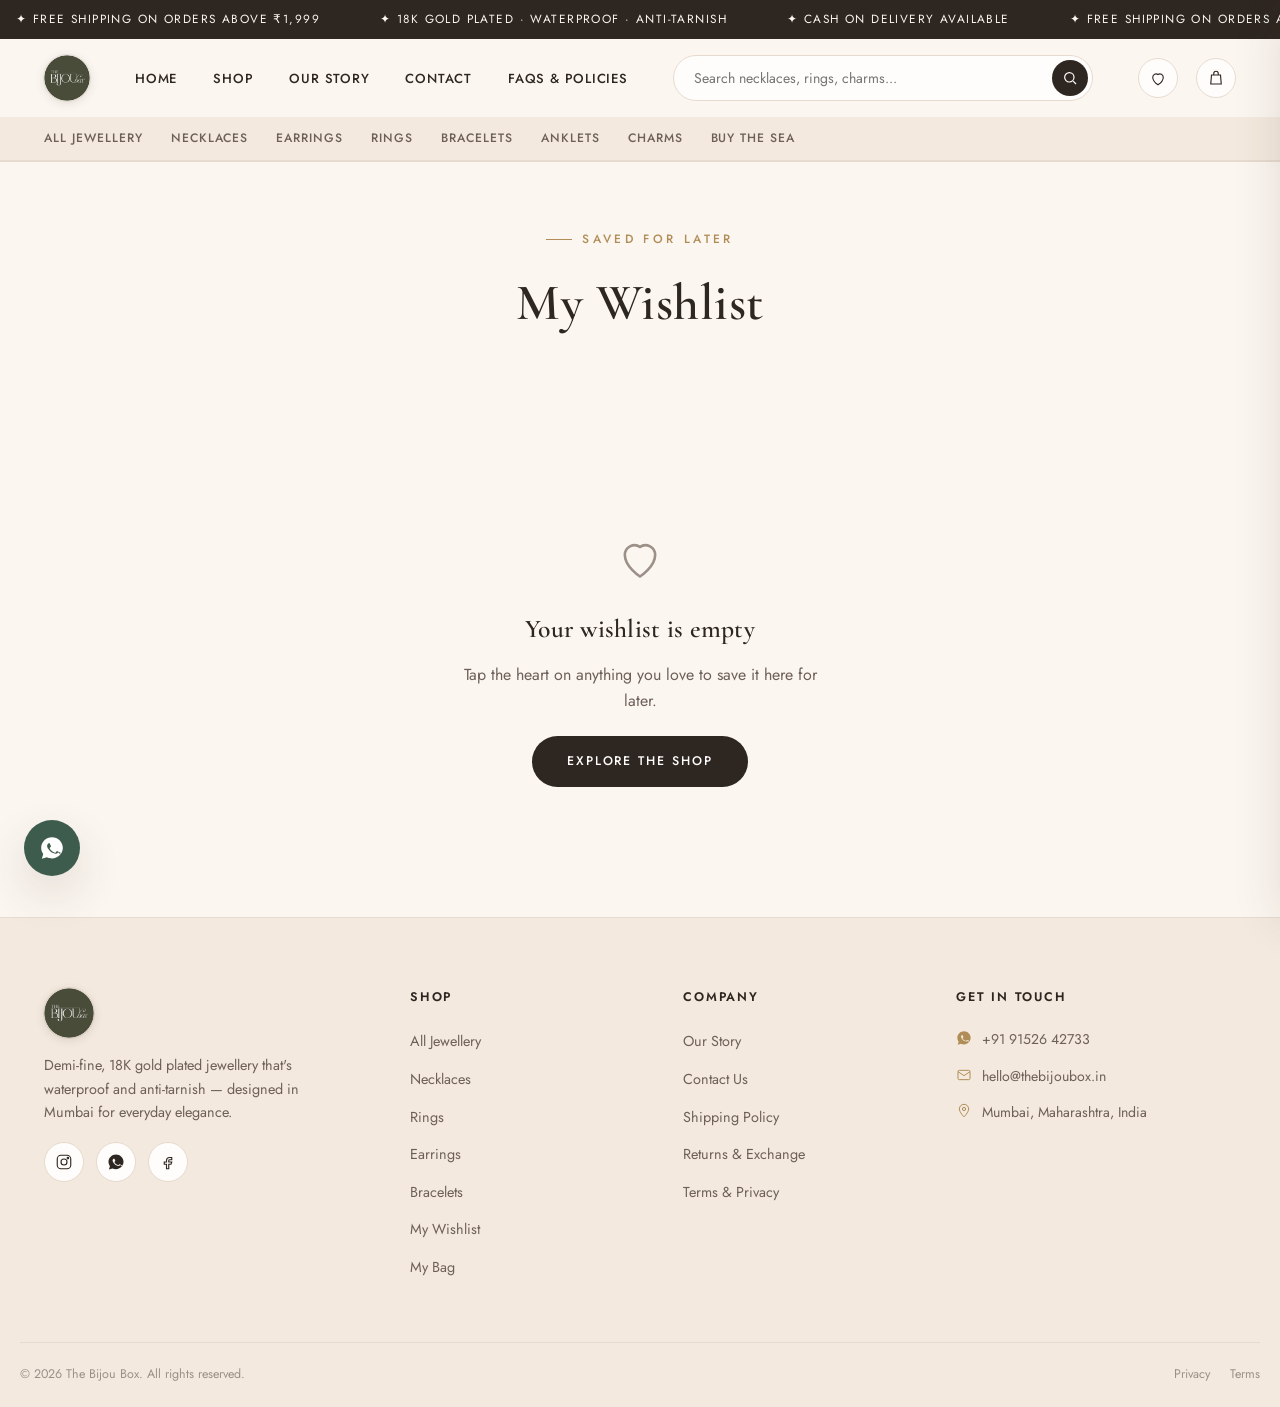
<file: bijou-box-website/wishlist.html>
<!doctype html>
<html lang="en">
<head>
<meta charset="UTF-8">
<meta name="viewport" content="width=device-width, initial-scale=1.0">
<title>My Wishlist — The Bijou Box</title>
<meta name="description" content="Your saved favourites at The Bijou Box.">
<link rel="icon" href="assets/favicon.png">
<link rel="stylesheet" href="style.css">
</head>
<body data-page="wishlist">

<div class="announce">
  <div class="announce-track">
    <span>✦ Free Shipping On Orders Above ₹1,999</span>
    <span>✦ 18K Gold Plated · Waterproof · Anti-Tarnish</span>
    <span>✦ Cash On Delivery Available</span>
    <span>✦ Free Shipping On Orders Above ₹1,999</span>
    <span>✦ 18K Gold Plated · Waterproof · Anti-Tarnish</span>
    <span>✦ Cash On Delivery Available</span>
  </div>
</div>

<header class="site-header">
  <div class="nav-wrap">
    <a href="index.html" class="logo">
      <img src="assets/logo.png" class="logo-img" alt="The Bijou Box" onerror="this.style.display='none'; this.nextElementSibling.style.display='flex';">
      <span class="logo-mark" style="display:none;"><svg viewBox="0 0 24 24" class="logo-gem" fill="none" stroke="currentColor" stroke-width="1.3"><path d="M6 3h12l3 5-9 13L3 8l3-5z"/><path d="M3 8h18M9 3l3 5 3-5M12 8l-3 13M12 8l3 13"/></svg><span class="logo-text">The Bijou Box<small>Demi-Fine Jewellery</small></span></span>
    </a>

    <nav class="main-nav">
      <ul>
        <li><a href="index.html">Home</a></li>
        <li><a href="shop.html">Shop</a></li>
        <li><a href="about.html">Our Story</a></li>
        <li><a href="contact.html">Contact</a></li>
        <li><a href="policies.html">FAQs &amp; Policies</a></li>
      </ul>
    </nav>

    <form class="header-search" action="shop.html" onsubmit="window.location.href='shop.html?q='+encodeURIComponent(this.q.value); return false;">
      <input type="text" name="q" placeholder="Search necklaces, rings, charms...">
      <button type="submit" aria-label="Search"><svg viewBox="0 0 24 24" fill="none" stroke="currentColor" stroke-width="1.8"><circle cx="11" cy="11" r="7"/><path d="M21 21l-4.3-4.3"/></svg></button>
    </form>

    <div class="header-actions">
      <button class="icon-btn mobile-search-btn" data-open-search aria-label="Search">
        <svg viewBox="0 0 24 24" fill="none" stroke="currentColor" stroke-width="1.6"><circle cx="11" cy="11" r="7"/><path d="M21 21l-4.3-4.3"/></svg>
      </button>
      <a class="icon-btn" href="wishlist.html" aria-label="Wishlist">
        <svg viewBox="0 0 24 24" fill="none" stroke="currentColor" stroke-width="1.5"><path d="M12 21s-7-4.4-7-10a4.5 4.5 0 0 1 7-3.7A4.5 4.5 0 0 1 19 11c0 5.6-7 10-7 10z"/></svg>
        <span class="count-badge" data-wishlist-count>0</span>
      </a>
      <a class="icon-btn" href="cart.html" data-open-cart aria-label="Cart">
        <svg viewBox="0 0 24 24" fill="none" stroke="currentColor" stroke-width="1.5"><path d="M6 8h12l1 12H5L6 8z"/><path d="M9 8V6a3 3 0 0 1 6 0v2"/></svg>
        <span class="count-badge" data-cart-count>0</span>
      </a>
      <button class="icon-btn burger" aria-label="Open menu">
        <svg viewBox="0 0 24 24" fill="none" stroke="currentColor" stroke-width="1.5"><path d="M4 7h16M4 12h16M4 17h16"/></svg>
      </button>
    </div>
  </div>

  <nav class="category-bar">
    <div class="category-bar-inner">
      <a href="shop.html">All Jewellery</a>
      <a href="shop.html?category=necklaces">Necklaces</a>
      <a href="shop.html?category=earrings">Earrings</a>
      <a href="shop.html?category=rings">Rings</a>
      <a href="shop.html?category=bracelets">Bracelets</a>
      <a href="shop.html?category=anklets">Anklets</a>
      <a href="shop.html?category=charms">Charms</a>
      <a href="shop.html?collection=buy-the-sea">Buy The Sea</a>
    </div>
  </nav>
</header>

<div class="mobile-nav">
  <div class="mobile-nav-top">
    <img src="assets/logo.png" class="logo-img" alt="The Bijou Box" onerror="this.style.display='none'; this.nextElementSibling.style.display='flex';"><span class="logo-mark-static" style="display:none;"><svg viewBox="0 0 24 24" class="logo-gem" fill="none" stroke="currentColor" stroke-width="1.3"><path d="M6 3h12l3 5-9 13L3 8l3-5z"/><path d="M3 8h18M9 3l3 5 3-5M12 8l-3 13M12 8l3 13"/></svg><span class="logo-text">The Bijou Box</span></span>
    <button class="icon-btn mobile-nav-close" aria-label="Close menu">
      <svg viewBox="0 0 24 24" fill="none" stroke="currentColor" stroke-width="1.5"><path d="M6 6l12 12M18 6L6 18"/></svg>
    </button>
  </div>
  <ul>
    <li><a href="index.html">Home</a></li>
    <li><a href="shop.html">Shop All</a></li>
    <li><a href="wishlist.html">Wishlist</a></li>
    <li><a href="cart.html">My Bag</a></li>
    <li><a href="about.html">Our Story</a></li>
    <li><a href="contact.html">Contact</a></li>
    <li><a href="policies.html">FAQs &amp; Policies</a></li>
  </ul>
  <div class="mobile-nav-foot">
    <a href="https://wa.me/919152642733" class="btn btn-whatsapp btn-sm" target="_blank" rel="noopener">WhatsApp Us</a>
    <a href="https://www.instagram.com/thebijoubox.in" class="btn btn-outline btn-sm" target="_blank" rel="noopener">Instagram</a>
  </div>
</div>

<div class="drawer-overlay"></div>

<aside class="cart-drawer">
  <div class="cart-drawer-head">
    <h3>Your Bag</h3>
    <button class="icon-btn drawer-close" aria-label="Close bag"><svg viewBox="0 0 24 24" fill="none" stroke="currentColor" stroke-width="1.5"><path d="M6 6l12 12M18 6L6 18"/></svg></button>
  </div>
  <div class="cart-drawer-body"></div>
  <div class="cart-drawer-footer"></div>
</aside>

<div class="search-overlay">
  <div class="search-overlay-top">
    <form class="search-overlay-form">
      <input type="text" class="search-overlay-input" placeholder="Search necklaces, rings, charms...">
      <button type="submit" aria-label="Search"><svg viewBox="0 0 24 24" fill="none" stroke="currentColor" stroke-width="1.8"><circle cx="11" cy="11" r="7"/><path d="M21 21l-4.3-4.3"/></svg></button>
    </form>
    <button class="search-overlay-close" aria-label="Close search"><svg viewBox="0 0 24 24" fill="none" stroke="currentColor" stroke-width="1.5"><path d="M6 6l12 12M18 6L6 18"/></svg></button>
  </div>
  <div class="search-overlay-results"><p class="search-hint">Type at least 2 letters to search — try "necklace", "ring" or "charm".</p></div>
</div>

<nav class="mobile-bottom-nav">
  <div class="mobile-bottom-nav-inner">
    <a href="index.html" data-nav="home">
      <svg viewBox="0 0 24 24" fill="none" stroke="currentColor" stroke-width="1.6"><path d="M4 11.5L12 4l8 7.5"/><path d="M6 10v9h12v-9"/></svg>
      Home
    </a>
    <a href="shop.html" data-nav="shop">
      <svg viewBox="0 0 24 24" fill="none" stroke="currentColor" stroke-width="1.6"><path d="M6 8h12l1 12H5L6 8z"/><path d="M9 8V6a3 3 0 0 1 6 0v2"/></svg>
      Shop
    </a>
    <a href="#" data-open-search data-nav="search">
      <svg viewBox="0 0 24 24" fill="none" stroke="currentColor" stroke-width="1.6"><circle cx="11" cy="11" r="7"/><path d="M21 21l-4.3-4.3"/></svg>
      Search
    </a>
    <a href="wishlist.html" data-nav="wishlist">
      <svg viewBox="0 0 24 24" fill="none" stroke="currentColor" stroke-width="1.6"><path d="M12 21s-7-4.4-7-10a4.5 4.5 0 0 1 7-3.7A4.5 4.5 0 0 1 19 11c0 5.6-7 10-7 10z"/></svg>
      Wishlist
      <span class="count-badge" data-wishlist-count>0</span>
    </a>
    <a href="cart.html" data-nav="cart">
      <svg viewBox="0 0 24 24" fill="none" stroke="currentColor" stroke-width="1.6"><circle cx="9" cy="20" r="1.4"/><circle cx="18" cy="20" r="1.4"/><path d="M2 3h2l2.6 12.6a2 2 0 0 0 2 1.6h8.8a2 2 0 0 0 2-1.6L21 7H6"/></svg>
      Bag
      <span class="count-badge" data-cart-count>0</span>
    </a>
  </div>
</nav>


<main>
<section class="page-hero" style="padding-bottom:30px;">
  <div class="container">
    <span class="eyebrow">Saved For Later</span>
    <h1>My Wishlist</h1>
  </div>
</section>

<section class="section tight">
  <div class="container">

    <div class="wishlist-empty empty-state" style="display:none;">
      <svg viewBox="0 0 24 24" fill="none" stroke="currentColor" stroke-width="1.2" style="width:52px;height:52px;color:var(--ink-faint); margin-bottom:18px;"><path d="M12 21s-7-4.4-7-10a4.5 4.5 0 0 1 7-3.7A4.5 4.5 0 0 1 19 11c0 5.6-7 10-7 10z"/></svg>
      <h2 style="font-size:1.6rem;">Your wishlist is empty</h2>
      <p style="max-width:360px; margin:0 auto 22px;">Tap the heart on anything you love to save it here for later.</p>
      <a href="shop.html" class="btn btn-primary">Explore The Shop</a>
    </div>

    <div id="wishlistGrid" class="product-grid"></div>

  </div>
</section>

</main>
<footer class="site-footer">
  <div class="container footer-grid">
    <div class="footer-col footer-brand">
      <div class="logo"><img src="assets/logo.png" class="logo-img" alt="The Bijou Box" onerror="this.style.display='none'; this.nextElementSibling.style.display='flex';"><span class="logo-mark-static" style="display:none;"><svg viewBox="0 0 24 24" class="logo-gem" fill="none" stroke="currentColor" stroke-width="1.3"><path d="M6 3h12l3 5-9 13L3 8l3-5z"/><path d="M3 8h18M9 3l3 5 3-5M12 8l-3 13M12 8l3 13"/></svg><span class="logo-text">The Bijou Box</span></span></div>
      <p>Demi-fine, 18K gold plated jewellery that's waterproof and anti-tarnish — designed in Mumbai for everyday elegance.</p>
      <div class="footer-social">
        <a class="icon-btn" href="https://www.instagram.com/thebijoubox.in" target="_blank" rel="noopener" aria-label="Instagram"><svg viewBox="0 0 24 24" fill="none" stroke="currentColor" stroke-width="1.5"><rect x="3" y="3" width="18" height="18" rx="5"/><circle cx="12" cy="12" r="4"/><circle cx="17.2" cy="6.8" r="1"/></svg></a>
        <a class="icon-btn" href="https://wa.me/919152642733" target="_blank" rel="noopener" aria-label="WhatsApp"><svg viewBox="0 0 24 24" fill="currentColor"><path d="M12 2C6.5 2 2 6.4 2 11.8c0 2.1.7 4.1 1.9 5.7L2.6 22l4.7-1.5c1.4.7 2.9 1.1 4.7 1.1 5.5 0 10-4.4 10-9.8S17.5 2 12 2zm5.6 14c-.2.6-1.2 1.2-1.7 1.2-.4 0-.9.2-3-.6-2.6-1-4.2-3.7-4.4-3.9-.1-.2-1-1.4-1-2.6 0-1.2.6-1.8.9-2.1.2-.3.5-.3.7-.3h.5c.2 0 .4 0 .6.5.2.5.7 1.7.8 1.8.1.2.1.4 0 .6-.1.2-.2.3-.4.5-.2.2-.4.4-.5.6-.2.2-.4.4-.2.7.2.4.9 1.5 2 2.4 1.3 1.1 2.4 1.5 2.8 1.6.3.1.5.1.7-.1.2-.2.7-.9.9-1.2.2-.3.4-.3.7-.2.3.1 1.8.9 2.1 1 .3.1.5.2.6.3.1.2.1.9-.1 1.5z"/></svg></a>
        <a class="icon-btn" href="https://facebook.com" target="_blank" rel="noopener" aria-label="Facebook"><svg viewBox="0 0 24 24" fill="none" stroke="currentColor" stroke-width="1.5"><path d="M14 9h3V6h-3a4 4 0 0 0-4 4v2H7v3h3v6h3v-6h3l1-3h-4v-2a1 1 0 0 1 1-1z"/></svg></a>
      </div>
    </div>
    <div class="footer-col">
      <h4>Shop</h4>
      <ul>
        <li><a href="shop.html">All Jewellery</a></li>
        <li><a href="shop.html?category=necklaces">Necklaces</a></li>
        <li><a href="shop.html?category=rings">Rings</a></li>
        <li><a href="shop.html?category=earrings">Earrings</a></li>
        <li><a href="shop.html?category=bracelets">Bracelets</a></li>
        <li><a href="wishlist.html">My Wishlist</a></li>
        <li><a href="cart.html">My Bag</a></li>
      </ul>
    </div>
    <div class="footer-col">
      <h4>Company</h4>
      <ul>
        <li><a href="about.html">Our Story</a></li>
        <li><a href="contact.html">Contact Us</a></li>
        <li><a href="policies.html">Shipping Policy</a></li>
        <li><a href="policies.html">Returns &amp; Exchange</a></li>
        <li><a href="policies.html">Terms &amp; Privacy</a></li>
      </ul>
    </div>
    <div class="footer-col">
      <h4>Get In Touch</h4>
      <div class="contact-line">
        <svg viewBox="0 0 24 24" fill="currentColor"><path d="M12 2C6.5 2 2 6.4 2 11.8c0 2.1.7 4.1 1.9 5.7L2.6 22l4.7-1.5c1.4.7 2.9 1.1 4.7 1.1 5.5 0 10-4.4 10-9.8S17.5 2 12 2zm5.6 14c-.2.6-1.2 1.2-1.7 1.2-.4 0-.9.2-3-.6-2.6-1-4.2-3.7-4.4-3.9-.1-.2-1-1.4-1-2.6 0-1.2.6-1.8.9-2.1.2-.3.5-.3.7-.3h.5c.2 0 .4 0 .6.5.2.5.7 1.7.8 1.8.1.2.1.4 0 .6-.1.2-.2.3-.4.5-.2.2-.4.4-.5.6-.2.2-.4.4-.2.7.2.4.9 1.5 2 2.4 1.3 1.1 2.4 1.5 2.8 1.6.3.1.5.1.7-.1.2-.2.7-.9.9-1.2.2-.3.4-.3.7-.2.3.1 1.8.9 2.1 1 .3.1.5.2.6.3.1.2.1.9-.1 1.5z"/></svg>
        <span><a href="https://wa.me/919152642733" target="_blank" rel="noopener">+91 91526 42733</a></span>
      </div>
      <div class="contact-line">
        <svg viewBox="0 0 24 24" fill="none" stroke="currentColor" stroke-width="1.5"><rect x="3" y="5" width="18" height="14" rx="2"/><path d="M3 7l9 6 9-6"/></svg>
        <span><a href="mailto:hello@thebijoubox.in">hello@thebijoubox.in</a></span>
      </div>
      <div class="contact-line">
        <svg viewBox="0 0 24 24" fill="none" stroke="currentColor" stroke-width="1.5"><path d="M12 21s-7-7.5-7-12a7 7 0 0 1 14 0c0 4.5-7 12-7 12z"/><circle cx="12" cy="9" r="2.4"/></svg>
        <span>Mumbai, Maharashtra, India</span>
      </div>
    </div>
  </div>
  <div class="container footer-bottom">
    <span>© <span class="js-year"></span> The Bijou Box. All rights reserved.</span>
    <div class="footer-bottom-links">
      <a href="policies.html">Privacy</a>
      <a href="policies.html">Terms</a>
    </div>
  </div>
</footer>

<a href="https://wa.me/919152642733" class="wa-float" target="_blank" rel="noopener" aria-label="Chat on WhatsApp">
  <svg viewBox="0 0 24 24" fill="currentColor"><path d="M12 2C6.5 2 2 6.4 2 11.8c0 2.1.7 4.1 1.9 5.7L2.6 22l4.7-1.5c1.4.7 2.9 1.1 4.7 1.1 5.5 0 10-4.4 10-9.8S17.5 2 12 2zm5.6 14c-.2.6-1.2 1.2-1.7 1.2-.4 0-.9.2-3-.6-2.6-1-4.2-3.7-4.4-3.9-.1-.2-1-1.4-1-2.6 0-1.2.6-1.8.9-2.1.2-.3.5-.3.7-.3h.5c.2 0 .4 0 .6.5.2.5.7 1.7.8 1.8.1.2.1.4 0 .6-.1.2-.2.3-.4.5-.2.2-.4.4-.5.6-.2.2-.4.4-.2.7.2.4.9 1.5 2 2.4 1.3 1.1 2.4 1.5 2.8 1.6.3.1.5.1.7-.1.2-.2.7-.9.9-1.2.2-.3.4-.3.7-.2.3.1 1.8.9 2.1 1 .3.1.5.2.6.3.1.2.1.9-.1 1.5z"/></svg>
</a>
<button class="back-to-top" aria-label="Back to top">
  <svg viewBox="0 0 24 24" fill="none" stroke="currentColor" stroke-width="1.8"><path d="M12 19V5M5 12l7-7 7 7"/></svg>
</button>

<script src="data.js"></script>
<script src="store.js"></script>
<script src="app.js"></script>
</body>
</html>
</file>
<file: bijou-box-website/style.css>
/* =========================================================================
   THE BIJOU BOX — Shared Stylesheet
   One file for the whole site. Sections are labelled so you can jump around.
   ========================================================================= */

/* ---------- 1. Fonts ---------- */
@import url('https://fonts.googleapis.com/css2?family=Cormorant+Garamond:ital,wght@0,400;0,500;0,600;1,500&family=Jost:wght@300;400;500;600&display=swap');

/* ---------- 2. Design tokens ---------- */
:root{
  /* pastel palette */
  --cream:        #FBF6F0;
  --cream-deep:    #F3E9DE;
  --paper:        #FFFDFB;
  --blush:        #F4DAD1;
  --blush-deep:    #E9BFAF;
  --sage:          #DCE4D4;
  --sage-deep:    #B9C7AE;
  --mauve:        #C69A9E;
  --mauve-deep:    #AD7A82;
  --lilac:        #E4D9E8;
  --gold:          #B08D57;
  --gold-light:    #D9BE94;
  --ink:          #2E2621;
  --ink-soft:      #6E6058;
  --ink-faint:    #9C9088;
  --line:          #E7DACE;
  --white:        #FFFFFF;

  --radius-sm: 6px;
  --radius-md: 14px;
  --radius-lg: 28px;
  --radius-pill: 999px;

  --shadow-soft: 0 10px 30px rgba(76, 56, 41, 0.08);
  --shadow-lift: 0 18px 45px rgba(76, 56, 41, 0.14);

  --container: 1240px;
  --font-serif: 'Cormorant Garamond', Georgia, serif;
  --font-sans: 'Jost', 'Helvetica Neue', Arial, sans-serif;
}

/* ---------- 3. Reset ---------- */
*, *::before, *::after{ box-sizing: border-box; }
html{ scroll-behavior: smooth; }
body{
  margin:0;
  background: var(--cream);
  color: var(--ink);
  font-family: var(--font-sans);
  font-size: 16px;
  line-height: 1.6;
  -webkit-font-smoothing: antialiased;
  overflow-x: hidden;
}
img{ max-width:100%; display:block; }
a{ color: inherit; text-decoration:none; }
ul{ margin:0; padding:0; list-style:none; }
button{ font-family: inherit; cursor:pointer; }
input, textarea, select{ font-family: inherit; font-size: 1rem; }
h1,h2,h3,h4,h5{
  font-family: var(--font-serif);
  font-weight: 600;
  margin: 0 0 .5em;
  color: var(--ink);
  letter-spacing: .01em;
}
p{ margin:0 0 1em; color: var(--ink-soft); }
.container{
  width: 100%;
  max-width: var(--container);
  margin: 0 auto;
  padding: 0 24px;
}
section{ position: relative; }

/* ---------- 4. Type helpers ---------- */
.eyebrow{
  display:inline-flex;
  align-items:center;
  gap:10px;
  font-family: var(--font-sans);
  font-size: .75rem;
  letter-spacing: .28em;
  text-transform: uppercase;
  color: var(--gold);
  font-weight: 500;
  margin-bottom: 14px;
}
.eyebrow::before{
  content:'';
  width: 26px; height:1px;
  background: var(--gold);
  display:inline-block;
}
.section-head{
  max-width: 640px;
  margin: 0 auto 44px;
  text-align: center;
}
.section-head h2{ font-size: clamp(1.8rem, 3.2vw, 2.6rem); }
.section-head p{ margin-top: 10px; }
.section-head.align-left{ margin-left:0; text-align:left; }

.text-center{ text-align:center; }
.italic-serif{ font-family: var(--font-serif); font-style: italic; }

/* ---------- 5. Buttons ---------- */
.btn{
  display:inline-flex;
  align-items:center;
  justify-content:center;
  gap:8px;
  padding: 15px 34px;
  border-radius: var(--radius-pill);
  font-size: .78rem;
  letter-spacing: .16em;
  text-transform: uppercase;
  font-weight: 500;
  border: 1px solid transparent;
  transition: all .3s ease;
  white-space: nowrap;
}
.btn-primary{
  background: var(--ink);
  color: var(--paper);
}
.btn-primary:hover{ background: var(--mauve-deep); transform: translateY(-2px); box-shadow: var(--shadow-soft); }
.btn-outline{
  background: transparent;
  border-color: var(--ink);
  color: var(--ink);
}
.btn-outline:hover{ background: var(--ink); color: var(--paper); }
.btn-light{
  background: var(--paper);
  color: var(--ink);
  border-color: var(--paper);
}
.btn-light:hover{ background: var(--gold); border-color: var(--gold); color: var(--paper); }
.btn-whatsapp{
  background: #3E5C4D;
  color: var(--paper);
}
.btn-whatsapp:hover{ background: var(--ink); }
.btn-sm{ padding: 11px 22px; font-size: .7rem; }
.btn-block{ width:100%; }
.btn[disabled]{ opacity:.5; cursor:not-allowed; }

/* ---------- 6. Announcement bar ---------- */
.announce{
  background: var(--ink);
  color: var(--cream);
  text-align:center;
  font-size: .74rem;
  letter-spacing: .12em;
  text-transform: uppercase;
  padding: 10px 16px;
  overflow:hidden;
}
.announce-track{
  display:flex;
  gap: 60px;
  width: max-content;
  animation: marquee 22s linear infinite;
}
@media (prefers-reduced-motion: reduce){ .announce-track{ animation:none; } }
@keyframes marquee{
  from{ transform: translateX(0); }
  to{ transform: translateX(-50%); }
}

/* ---------- 7. Header / Nav ---------- */
header.site-header{
  position: sticky;
  top:0;
  z-index: 500;
  background: rgba(251, 246, 240, 0.92);
  backdrop-filter: blur(10px);
  border-bottom: 1px solid var(--line);
}
.nav-wrap{
  display:flex;
  align-items:center;
  justify-content:space-between;
  padding: 16px 24px;
  max-width: var(--container);
  margin: 0 auto;
  gap: 20px;
}
/* ---- logo lockup: round brand mark + wordmark fallback, one line, never wraps ---- */
.logo{ display:flex; align-items:center; flex-shrink:0; min-width:0; }
.logo-img{
  width: 46px; height: 46px;
  border-radius: 50%;
  object-fit: cover;
  display:block;
  flex-shrink:0;
  box-shadow: 0 0 0 1px rgba(76,56,41,.08), 0 2px 10px rgba(76,56,41,.14);
}
.footer-brand .logo-img{ width:50px; height:50px; }
.mobile-nav-top .logo-img{ width:38px; height:38px; }
.logo-mark{ align-items:center; gap:9px; }
.logo-mark, .logo-mark-static{ display:flex; align-items:center; gap:9px; min-width:0; }
.logo-gem{ width:20px; height:20px; color: var(--gold); flex-shrink:0; }
.logo-text{
  font-family: var(--font-serif);
  font-style: italic;
  font-weight: 600;
  font-size: 1.32rem;
  letter-spacing: .01em;
  line-height: 1.15;
  white-space: nowrap;
  color: var(--ink);
}
.logo-text small{
  display:block;
  font-family: var(--font-sans);
  font-style: normal;
  font-weight: 500;
  font-size: .52rem;
  letter-spacing: .22em;
  color: var(--ink-soft);
  text-transform: uppercase;
  margin-top: 2px;
  white-space:nowrap;
}
.footer-brand .logo-text{ font-size: 1.5rem; }
.mobile-nav-top .logo-text{ font-size: 1.2rem; }
nav.main-nav{ display:flex; }
nav.main-nav ul{ display:flex; gap: 36px; align-items:center; }
nav.main-nav a{
  font-size: .82rem;
  letter-spacing: .06em;
  text-transform: uppercase;
  font-weight: 500;
  position:relative;
  padding: 6px 0;
}
nav.main-nav a::after{
  content:'';
  position:absolute; left:0; right:0; bottom:0;
  height:1px; background: var(--gold);
  transform: scaleX(0);
  transform-origin: left;
  transition: transform .25s ease;
}
nav.main-nav a:hover::after, nav.main-nav a.active::after{ transform: scaleX(1); }
nav.main-nav a.active{ color: var(--gold-deep, var(--gold)); }

.header-actions{ display:flex; align-items:center; gap:18px; }
.icon-btn{
  width:40px; height:40px;
  display:flex; align-items:center; justify-content:center;
  border-radius:50%;
  border: 1px solid var(--line);
  background: var(--paper);
  transition: all .25s ease;
}
.icon-btn:hover{ background: var(--blush); border-color: var(--blush-deep); }
.icon-btn svg{ width:18px; height:18px; }
.burger{ display:none; }

.mobile-nav{
  position: fixed; inset:0;
  background: var(--cream);
  z-index: 900;
  transform: translateX(100%);
  transition: transform .35s ease;
  overflow-y:auto;
}
.mobile-nav.open{ transform: translateX(0); }
.mobile-nav-top{
  display:flex; justify-content:space-between; align-items:center;
  padding: 20px 24px;
  border-bottom: 1px solid var(--line);
}
.mobile-nav ul{ display:flex; flex-direction:column; padding: 10px 24px; }
.mobile-nav ul li{ border-bottom: 1px solid var(--line); }
.mobile-nav ul a{
  display:block;
  padding: 18px 4px;
  font-family: var(--font-serif);
  font-size: 1.3rem;
}
.mobile-nav-foot{
  padding: 24px; display:flex; gap:14px; flex-wrap: wrap;
}

/* ---------- 8. Image placeholder frames ----------
   Every image sits in a .frame with a soft pastel gradient behind it and a
   small gem icon. If assets/xxx.jpg isn't there yet, the <img> hides itself
   (onerror) and the pretty placeholder shows through — nothing ever looks
   broken while you're adding real photos. */
.frame{
  position:relative;
  overflow:hidden;
  border-radius: var(--radius-md);
  background: linear-gradient(135deg, var(--blush) 0%, var(--sage) 55%, var(--lilac) 100%);
  isolation:isolate;
}
.frame::before{
  content:'';
  position:absolute; inset:0;
  background-image: radial-gradient(circle at 30% 30%, rgba(255,255,255,.5), transparent 60%);
}
.frame .ph-icon{
  position:absolute; inset:0;
  display:flex; align-items:center; justify-content:center;
  color: rgba(46,38,33,.28);
}
.frame .ph-icon svg{ width: 15%; min-width: 26px; max-width: 56px; height:auto; }
.frame img{
  position:absolute; inset:0;
  width:100%; height:100%;
  object-fit: cover;
  z-index: 2;
}
.frame.ratio-1x1{ aspect-ratio: 1/1; }
.frame.ratio-4x5{ aspect-ratio: 4/5; }
.frame.ratio-3x4{ aspect-ratio: 3/4; }
.frame.ratio-16x9{ aspect-ratio: 16/9; }
.frame.ratio-21x9{ aspect-ratio: 21/9; }
.frame.round{ border-radius: 50%; }

/* ---------- 9. Hero ---------- */
.hero{
  padding: 54px 24px 90px;
}
.hero-inner{
  max-width: var(--container);
  margin: 0 auto;
  display:grid;
  grid-template-columns: 1fr 1fr;
  gap: 60px;
  align-items:center;
  min-width:0;
}
.hero-copy .eyebrow{ margin-bottom: 18px; }
.hero-copy h1{
  font-size: clamp(2.4rem, 5vw, 4.1rem);
  line-height: 1.08;
  margin-bottom: 22px;
}
.hero-copy p.lead{ font-size: 1.05rem; max-width: 460px; margin-bottom: 32px; }
.hero-ctas{ display:flex; gap:16px; flex-wrap:wrap; }
.hero-media{ position:relative; }
.hero-media .frame{ box-shadow: var(--shadow-lift); }
.hero-badge{
  position:absolute;
  bottom: -26px; left: -26px;
  background: var(--paper);
  border-radius: var(--radius-md);
  padding: 18px 22px;
  box-shadow: var(--shadow-soft);
  display:flex; align-items:center; gap:12px;
  max-width: 230px;
}
.hero-badge svg{ width:30px; height:30px; flex-shrink:0; color: var(--gold); }
.hero-badge strong{ display:block; font-family: var(--font-serif); font-size:1rem; }
.hero-badge span{ font-size:.74rem; color: var(--ink-soft); }

/* ---------- 10. USP strip ---------- */
.usp-strip{
  background: var(--paper);
  border-top: 1px solid var(--line);
  border-bottom: 1px solid var(--line);
  padding: 34px 0;
}
.usp-grid{
  display:grid;
  grid-template-columns: repeat(4, 1fr);
  gap: 20px;
}
.usp-item{ display:flex; align-items:center; gap:14px; }
.usp-item svg{ width:30px; height:30px; color: var(--gold); flex-shrink:0; }
.usp-item strong{ display:block; font-size:.88rem; font-family: var(--font-serif); font-size:1.05rem; }
.usp-item span{ font-size:.78rem; color: var(--ink-soft); }

/* ---------- 11. Section spacing ---------- */
.section{ padding: 88px 0; }
.section.tight{ padding: 60px 0; }
.section.bg-alt{ background: var(--cream-deep); }
.section.bg-blush{ background: var(--blush); }
.section.bg-sage{ background: var(--sage); }
.section.bg-ink{ background: var(--ink); color: var(--cream); }
.section.bg-ink h2, .section.bg-ink h3{ color: var(--cream); }
.section.bg-ink p{ color: rgba(251,246,240,.75); }

/* ---------- 12. Category tiles ---------- */
.cat-grid{
  display:grid;
  grid-template-columns: repeat(6, 1fr);
  gap: 20px;
}
.cat-card{ text-align:center; }
.cat-card .frame{ margin-bottom: 14px; }
.cat-card h3{ font-size: 1.05rem; margin-bottom:2px; }
.cat-card span{ font-size:.74rem; color: var(--ink-soft); letter-spacing:.04em; }

/* ---------- 13. Product cards / grid ---------- */
.product-grid{
  display:grid;
  grid-template-columns: repeat(4, 1fr);
  gap: 30px 26px;
}
.product-card{ position:relative; }
.product-card .frame{ margin-bottom: 16px; }
.badge{
  position:absolute; top:12px; left:12px; z-index:3;
  background: var(--paper);
  color: var(--mauve-deep);
  font-size:.66rem;
  letter-spacing:.08em;
  text-transform:uppercase;
  padding: 6px 12px;
  border-radius: var(--radius-pill);
  font-weight:600;
}
.badge.gold{ background: var(--gold); color: var(--paper); }
.wish-btn{
  position:absolute; top:12px; right:12px; z-index:3;
  width:34px; height:34px; border-radius:50%;
  background: rgba(255,253,251,.9);
  display:flex; align-items:center; justify-content:center;
  border:none;
  transition: all .2s ease;
}
.wish-btn svg{ width:16px; height:16px; }
.wish-btn:hover{ background: var(--paper); transform: scale(1.08); }
.product-card .quick-add{
  position:absolute; left:10px; right:10px; bottom:10px; z-index:3;
  opacity:0; transform: translateY(8px);
  transition: all .25s ease;
}
.product-card:hover .quick-add{ opacity:1; transform: translateY(0); }
.product-card .quick-add .btn{ width:100%; padding:12px; font-size:.68rem; }
.product-info span.cat{
  font-size:.68rem; letter-spacing:.1em; text-transform:uppercase; color: var(--gold);
}
.product-info h3{ font-size: 1.08rem; margin: 4px 0 6px; }
.product-info .price{ display:flex; align-items:center; gap:8px; }
.product-info .price .now{ font-weight:600; color: var(--ink); }
.product-info .price .was{ text-decoration: line-through; color: var(--ink-faint); font-size:.86rem; }
.product-info .price .off{ font-size:.72rem; color: var(--mauve-deep); font-weight:600; }
.stars{ display:flex; gap:2px; margin-bottom:6px; }
.stars svg{ width:13px; height:13px; color: var(--gold); }

/* ---------- 14. Tabs / filters (shop) ---------- */
.filter-bar{
  display:flex; align-items:center; justify-content:space-between;
  flex-wrap:wrap; gap:16px;
  margin-bottom: 40px;
  padding-bottom: 24px;
  border-bottom: 1px solid var(--line);
}
.tabs{ display:flex; gap:10px; flex-wrap:wrap; }
.tab-btn{
  border:1px solid var(--line);
  background: var(--paper);
  padding: 10px 20px;
  border-radius: var(--radius-pill);
  font-size:.78rem;
  letter-spacing:.04em;
  text-transform:uppercase;
  transition: all .2s ease;
}
.tab-btn:hover{ border-color: var(--gold); }
.tab-btn.active{ background: var(--ink); color: var(--paper); border-color: var(--ink); }
.sort-select{
  border:1px solid var(--line);
  background: var(--paper);
  padding: 10px 18px;
  border-radius: var(--radius-pill);
  font-size:.78rem;
}
.result-count{ font-size:.82rem; color: var(--ink-soft); margin-bottom: 24px; }

/* ---------- 15. Promo banner ---------- */
.promo-banner{
  display:flex; align-items:center; justify-content:center; gap:14px;
  flex-wrap:wrap;
  background: var(--sage);
  border-radius: var(--radius-lg);
  padding: 30px;
  text-align:center;
  margin: 60px 0;
}
.promo-banner .pill{
  background: var(--paper);
  padding: 8px 18px;
  border-radius: var(--radius-pill);
  font-size:.78rem;
  font-weight:600;
}

/* ---------- 16. Pagination ---------- */
.pagination{ display:flex; justify-content:center; gap:8px; margin-top: 50px; }
.pagination a, .pagination span{
  width:40px; height:40px;
  display:flex; align-items:center; justify-content:center;
  border-radius:50%;
  border:1px solid var(--line);
  font-size:.85rem;
}
.pagination a.active{ background: var(--ink); color: var(--paper); border-color: var(--ink); }
.pagination a:hover:not(.active){ border-color: var(--gold); }

/* ---------- 17. Testimonials ---------- */
.testi-track{
  display:grid;
  grid-template-columns: repeat(3, 1fr);
  gap: 28px;
}
.testi-card{
  background: var(--paper);
  border-radius: var(--radius-md);
  padding: 34px 28px;
  box-shadow: var(--shadow-soft);
}
.testi-card .stars{ margin-bottom:14px; }
.testi-card p{ font-family: var(--font-serif); font-style: italic; font-size:1.08rem; color: var(--ink); }
.testi-person{ display:flex; align-items:center; gap:12px; margin-top:18px; }
.avatar-dot{
  width:42px; height:42px; border-radius:50%;
  background: var(--blush-deep);
  display:flex; align-items:center; justify-content:center;
  font-family: var(--font-serif); font-weight:600; color: var(--ink);
}
.testi-person strong{ display:block; font-size:.9rem; }
.testi-person span{ font-size:.74rem; color: var(--ink-soft); }

/* ---------- 18. Instagram feed ---------- */
.insta-head{ display:flex; align-items:center; justify-content:space-between; margin-bottom:30px; flex-wrap:wrap; gap:14px; }
.insta-grid{ display:grid; grid-template-columns: repeat(6, 1fr); gap: 14px; }
.insta-grid .frame{ transition: transform .3s ease; }
.insta-grid a:hover .frame{ transform: scale(1.03); }
.insta-grid .ph-icon svg{ color: rgba(46,38,33,.35); }

/* ---------- 19. Newsletter ---------- */
.newsletter{
  background: var(--ink);
  color: var(--cream);
  border-radius: var(--radius-lg);
  padding: 60px 40px;
  text-align:center;
}
.newsletter h2{ color: var(--cream); }
.newsletter p{ color: rgba(251,246,240,.7); }
.newsletter-form{
  display:flex; max-width: 460px; margin: 26px auto 0;
  background: var(--cream);
  border-radius: var(--radius-pill);
  padding: 6px;
  gap: 6px;
}
.newsletter-form input{
  flex:1; border:none; background:transparent; padding: 12px 18px; color: var(--ink); outline:none;
}
.newsletter-form .btn{ padding: 13px 26px; }

/* ---------- 20. Footer ---------- */
footer.site-footer{
  background: var(--cream-deep);
  border-top: 1px solid var(--line);
  padding: 70px 0 0;
}
.footer-grid{
  display:grid;
  grid-template-columns: 1.4fr 1fr 1fr 1.2fr;
  gap: 40px;
  padding-bottom: 50px;
}
.footer-brand .logo{ margin-bottom: 16px; }
.footer-brand p{ max-width: 300px; font-size:.9rem; }
.footer-social{ display:flex; gap:12px; margin-top:18px; }
.footer-col h4{
  font-family: var(--font-sans);
  font-size:.78rem;
  letter-spacing:.14em;
  text-transform:uppercase;
  margin-bottom: 20px;
  color: var(--ink);
}
.footer-col ul li{ margin-bottom: 12px; }
.footer-col ul a{ font-size:.9rem; color: var(--ink-soft); transition: color .2s ease; }
.footer-col ul a:hover{ color: var(--gold); }
.footer-col .contact-line{ display:flex; gap:10px; font-size:.88rem; color: var(--ink-soft); margin-bottom:14px; }
.footer-col .contact-line svg{ width:16px; height:16px; flex-shrink:0; margin-top:2px; color: var(--gold); }
.footer-bottom{
  border-top: 1px solid var(--line);
  padding: 22px 0;
  display:flex; justify-content:space-between; align-items:center;
  flex-wrap: wrap; gap: 10px;
  font-size:.78rem; color: var(--ink-faint);
}
.footer-bottom-links{ display:flex; gap:20px; }

/* ---------- 21. Breadcrumb ---------- */
.breadcrumb{ font-size:.8rem; color: var(--ink-soft); margin-bottom: 30px; display:flex; gap:8px; align-items:center; flex-wrap:wrap; }
.breadcrumb a:hover{ color: var(--gold); }
.breadcrumb .sep{ color: var(--ink-faint); }

/* ---------- 22. Page hero (inner pages) ---------- */
.page-hero{
  padding: 60px 0 50px;
  text-align:center;
}
.page-hero .eyebrow{ justify-content:center; }
.page-hero h1{ font-size: clamp(2.1rem, 4vw, 3.2rem); }

/* ---------- 23. Product detail ---------- */
.pd-grid{
  display:grid;
  grid-template-columns: 1fr 1fr;
  gap: 60px;
  align-items:flex-start;
}
.pd-grid > *{ min-width:0; }
.pd-gallery-main{ margin-bottom: 16px; }
.pd-thumbs{ display:grid; grid-template-columns: repeat(4, 1fr); gap: 12px; }
.pd-thumbs .frame{ cursor:pointer; border:2px solid transparent; }
.pd-thumbs .frame.active{ border-color: var(--gold); }
.pd-info .price-row{ display:flex; align-items:center; gap:10px 14px; margin: 14px 0 20px; flex-wrap:wrap; }
.pd-info .price-row .now{ font-size:1.7rem; font-family: var(--font-serif); font-weight:600; }
.pd-info .price-row .was{ text-decoration: line-through; color: var(--ink-faint); }
.pd-info .price-row .off{ background: var(--blush); color: var(--mauve-deep); padding: 4px 12px; border-radius: var(--radius-pill); font-size:.76rem; font-weight:600; }
.pd-tags{ display:flex; gap:10px; flex-wrap:wrap; margin-bottom: 24px; }
.pd-tags span{ border:1px solid var(--line); border-radius: var(--radius-pill); padding: 7px 16px; font-size:.74rem; display:flex; align-items:center; gap:6px; }
.pd-tags svg{ width:14px; height:14px; color: var(--gold); }
.qty-row{ display:flex; align-items:center; gap:18px; margin-bottom: 22px; }
.qty-box{ display:flex; align-items:center; border:1px solid var(--line); border-radius: var(--radius-pill); overflow:hidden; }
.qty-box button{ width:38px; height:42px; background:transparent; border:none; font-size:1.1rem; }
.qty-box input{ width:40px; text-align:center; border:none; background:transparent; }
.pd-ctas{ display:flex; gap:14px; margin-bottom: 30px; flex-wrap:wrap; }
.pd-ctas .btn{ flex:1; min-width: 180px; }
.accordion-item{ border-top: 1px solid var(--line); }
.accordion-item:last-child{ border-bottom: 1px solid var(--line); }
.accordion-head{
  width:100%; display:flex; justify-content:space-between; align-items:center;
  background:none; border:none; padding: 18px 2px; text-align:left;
  font-family: var(--font-serif); font-size:1.05rem; color: var(--ink);
}
.accordion-head svg{ width:18px; height:18px; transition: transform .25s ease; flex-shrink:0; }
.accordion-item.open .accordion-head svg{ transform: rotate(45deg); }
.accordion-panel{ max-height:0; overflow:hidden; transition: max-height .3s ease; }
.accordion-panel-inner{ padding: 0 2px 20px; font-size:.92rem; }

/* ---------- 24. About page ---------- */
.about-story{ display:grid; grid-template-columns: 1fr 1fr; gap: 60px; align-items:center; }
.about-story > *{ min-width:0; }
.value-grid{ display:grid; grid-template-columns: repeat(4, 1fr); gap: 24px; }
.value-card{ background: var(--paper); border-radius: var(--radius-md); padding: 34px 24px; text-align:center; box-shadow: var(--shadow-soft); }
.value-card svg{ width:34px; height:34px; color: var(--gold); margin-bottom:16px; }
.value-card h3{ font-size: 1.15rem; }
.value-card p{ font-size:.88rem; margin:0; }
.quote-block{ text-align:center; max-width: 720px; margin: 0 auto; }
.quote-block svg{ width:36px; height:36px; color: var(--gold-light); margin-bottom: 18px; }
.quote-block p{ font-family: var(--font-serif); font-style: italic; font-size: clamp(1.3rem, 2.4vw, 1.8rem); color: var(--ink); }
.quote-block span{ display:block; margin-top: 18px; font-size:.8rem; letter-spacing:.08em; text-transform:uppercase; color: var(--ink-soft); }
.timeline{ display:grid; grid-template-columns: repeat(4,1fr); gap: 24px; }
.timeline-item{ text-align:center; padding: 26px 18px; border: 1px solid var(--line); border-radius: var(--radius-md); }
.timeline-item strong{ display:block; font-family: var(--font-serif); font-size: 1.6rem; color: var(--gold); margin-bottom:8px; }
.timeline-item span{ font-size:.84rem; color: var(--ink-soft); }

/* ---------- 25. Contact page ---------- */
.contact-grid{ display:grid; grid-template-columns: .9fr 1.1fr; gap: 60px; }
.contact-grid > *{ min-width:0; }
.contact-card{ background: var(--paper); border-radius: var(--radius-lg); padding: 40px; box-shadow: var(--shadow-soft); }
.form-row{ margin-bottom: 20px; }
.form-row label{ display:block; font-size:.78rem; letter-spacing:.06em; text-transform:uppercase; margin-bottom:8px; color: var(--ink-soft); }
.form-row input, .form-row textarea, .form-row select{
  width:100%; padding: 14px 16px; border-radius: var(--radius-sm); border: 1px solid var(--line); background: var(--cream); outline:none; transition: border-color .2s ease;
}
.form-row input:focus, .form-row textarea:focus, .form-row select:focus{ border-color: var(--gold); }
.form-row textarea{ resize: vertical; min-height: 130px; }
.contact-info-list{ display:flex; flex-direction:column; gap: 26px; margin-bottom: 34px; }
.contact-info-item{ display:flex; gap:16px; align-items:flex-start; }
.contact-info-item .ic{
  width:48px; height:48px; border-radius:50%; background: var(--blush); display:flex; align-items:center; justify-content:center; flex-shrink:0;
}
.contact-info-item .ic svg{ width:20px; height:20px; color: var(--mauve-deep); }
.contact-info-item strong{ display:block; margin-bottom:4px; }
.contact-info-item span, .contact-info-item a{ font-size:.9rem; color: var(--ink-soft); }
.form-note{ font-size:.78rem; color: var(--ink-faint); margin-top: 14px; }
.form-success{
  display:none; background: var(--sage); border-radius: var(--radius-sm); padding: 16px 18px; font-size:.88rem; margin-bottom: 18px;
}
.form-success.show{ display:block; }

/* ---------- 26. FAQ ---------- */
.faq-list{ max-width: 780px; margin: 0 auto; }

/* ---------- 27. Policies tabs ---------- */
.policy-layout{ display:grid; grid-template-columns: 260px 1fr; gap: 50px; }
.policy-nav{ display:flex; flex-direction:column; gap:6px; position:sticky; top: 110px; align-self:start; }
.policy-nav button{
  text-align:left; background:none; border:none; padding: 12px 16px; border-radius: var(--radius-sm);
  font-size:.9rem; color: var(--ink-soft);
}
.policy-nav button.active{ background: var(--blush); color: var(--ink); font-weight:600; }
.policy-panel{ display:none; }
.policy-panel.active{ display:block; }
.policy-panel h2{ font-size:1.6rem; margin-bottom: 20px; }
.policy-panel h3{ font-size:1.15rem; margin-top: 26px; }
.policy-panel p, .policy-panel li{ font-size:.94rem; color: var(--ink-soft); }
.policy-panel ul{ list-style: disc; padding-left: 20px; margin-bottom: 1em; }
.policy-panel ul li{ margin-bottom: 6px; }

/* ---------- 28. Back to top ---------- */
.back-to-top{
  position: fixed; right: 24px; bottom: 24px; z-index: 400;
  width:48px; height:48px; border-radius:50%;
  background: var(--ink); color: var(--cream);
  display:flex; align-items:center; justify-content:center;
  box-shadow: var(--shadow-lift);
  opacity:0; visibility:hidden; transform: translateY(10px);
  transition: all .3s ease;
  border:none;
}
.back-to-top.show{ opacity:1; visibility:visible; transform: translateY(0); }
.back-to-top svg{ width:18px; height:18px; }

/* ---------- 29. WhatsApp floating button ---------- */
.wa-float{
  position: fixed; left: 24px; bottom: 24px; z-index: 400;
  width:56px; height:56px; border-radius:50%;
  background: #3E5C4D; color:#fff;
  display:flex; align-items:center; justify-content:center;
  box-shadow: var(--shadow-lift);
}
.wa-float svg{ width:26px; height:26px; }
.wa-float:hover{ background: var(--ink); }

/* ---------- 30. Responsive ---------- */
@media (max-width: 1080px){
  .cat-grid{ grid-template-columns: repeat(3, 1fr); }
  .product-grid{ grid-template-columns: repeat(3, 1fr); }
  .insta-grid{ grid-template-columns: repeat(3, 1fr); }
  .usp-grid{ grid-template-columns: repeat(2, 1fr); }
  .value-grid{ grid-template-columns: repeat(2, 1fr); }
  .timeline{ grid-template-columns: repeat(2, 1fr); }
  .footer-grid{ grid-template-columns: 1fr 1fr; }
}

@media (max-width: 860px){
  .hero-inner, .about-story, .contact-grid, .pd-grid{ grid-template-columns: 1fr; }
  .hero-media{ order:-1; }
  .policy-layout{ grid-template-columns: 1fr; }
  .policy-nav{ position:static; flex-direction:row; flex-wrap:wrap; }
  .testi-track{ grid-template-columns: 1fr; }
}

@media (max-width: 1024px){
  nav.main-nav{ display:none; }
  .burger{ display:flex; }
  .header-actions .icon-btn.only-desktop{ display:none; }
  .header-search{ display:none; }
  .mobile-search-btn{ display:flex; }
  .nav-wrap{ gap:12px; }
}

@media (max-width: 720px){
  .hero{ padding: 34px 20px 60px; }
  .hero-badge{ position:static; margin-top: 18px; max-width:none; }
  .section{ padding: 60px 0; }
  .section.tight{ padding: 44px 0; }
  .cat-grid{ grid-template-columns: repeat(2, 1fr); }
  .product-grid{ grid-template-columns: repeat(2, 1fr); gap: 22px 14px; }
  .insta-grid{ grid-template-columns: repeat(3, 1fr); gap:8px; }
  .usp-grid{ grid-template-columns: 1fr 1fr; gap: 22px 14px; }
  .usp-item{ flex-direction:column; text-align:center; gap:8px; }
  .value-grid{ grid-template-columns: 1fr 1fr; }
  .timeline{ grid-template-columns: 1fr 1fr; }
  .footer-grid{ grid-template-columns: 1fr 1fr; gap: 30px 20px; }
  .footer-brand{ grid-column: 1 / -1; }
  .newsletter{ padding: 44px 22px; }
  .newsletter-form{ flex-direction:column; border-radius: var(--radius-md); }
  .newsletter-form input{ text-align:center; padding: 12px; }
  .promo-banner{ padding: 22px; }
  .container{ padding: 0 18px; }
  .wa-float{ width:50px; height:50px; left:16px; bottom:16px; }
  .back-to-top{ right:16px; bottom:16px; width:44px; height:44px; }
}

@media (max-width: 480px){
  .product-grid{ grid-template-columns: repeat(2, 1fr); gap: 18px 12px; }
  .cat-grid{ grid-template-columns: repeat(2, 1fr); gap:14px; }
  .insta-grid{ grid-template-columns: repeat(3, 1fr); gap:6px; }
  .footer-grid{ grid-template-columns: 1fr; }
  .value-grid{ grid-template-columns: 1fr; }
  .timeline{ grid-template-columns: 1fr 1fr; }
  .pd-ctas .btn{ min-width: 100%; }
  .hero-copy p.lead{ max-width:none; }
}

/* =========================================================================
   31. ECOMMERCE LAYER — header search, category bar, badges, drawers,
   mobile bottom nav, toast, filters panel, cart/checkout/order/wishlist.
   ========================================================================= */

/* ---- header search (desktop inline) ---- */
.header-search{
  flex:1; max-width: 420px; display:flex; align-items:center;
  background: var(--paper); border:1px solid var(--line); border-radius: var(--radius-pill);
  padding: 4px 4px 4px 18px; gap:8px;
}
.header-search input{
  flex:1; border:none; background:transparent; outline:none; font-size:.88rem; color: var(--ink);
}
.header-search button{
  width:36px; height:36px; border-radius:50%; border:none; background: var(--ink); color: var(--paper);
  display:flex; align-items:center; justify-content:center; flex-shrink:0;
}
.header-search button svg{ width:16px; height:16px; }

/* ---- icon badges (cart / wishlist counts) ---- */
.icon-btn{ position:relative; }
.count-badge{
  position:absolute; top:-4px; right:-4px;
  min-width:18px; height:18px; padding:0 4px;
  border-radius:50%; background: var(--mauve-deep); color:#fff;
  font-size:.62rem; font-weight:700; line-height:18px; text-align:center;
  display:none;
}
.count-badge.show{ display:block; }

/* ---- category quick-nav bar ---- */
.category-bar{
  border-bottom: 1px solid var(--line);
  background: var(--cream-deep);
  overflow-x:auto;
  scrollbar-width:none;
}
.category-bar::-webkit-scrollbar{ display:none; }
.category-bar-inner{
  display:flex; gap:28px; padding: 12px 24px; max-width: var(--container); margin:0 auto;
  white-space:nowrap;
}
.category-bar a{
  font-size:.76rem; letter-spacing:.08em; text-transform:uppercase; font-weight:500; color: var(--ink-soft);
  flex-shrink:0;
}
.category-bar a:hover, .category-bar a.active{ color: var(--gold); }

/* ---- toast ---- */
.bb-toast{
  position: fixed; left:50%; bottom: 90px; transform: translate(-50%, 12px);
  background: var(--ink); color: var(--cream);
  padding: 13px 24px; border-radius: var(--radius-pill);
  font-size:.85rem; box-shadow: var(--shadow-lift);
  opacity:0; visibility:hidden; transition: all .3s ease;
  z-index: 1200; max-width: 90vw; text-align:center;
}
.bb-toast.show{ opacity:1; visibility:visible; transform: translate(-50%, 0); }

/* ---- drawer overlay (shared by cart / filters) ---- */
.drawer-overlay{
  position: fixed; inset:0; background: rgba(46,38,33,.45);
  z-index: 950; opacity:0; visibility:hidden; transition: all .3s ease;
}
.drawer-overlay.show{ opacity:1; visibility:visible; }

/* ---- cart drawer ---- */
.cart-drawer{
  position: fixed; top:0; right:0; bottom:0; width: min(420px, 100vw);
  background: var(--paper); z-index: 970;
  transform: translateX(100%); transition: transform .35s ease;
  display:flex; flex-direction:column;
  box-shadow: var(--shadow-lift);
}
.cart-drawer.open{ transform: translateX(0); }
.cart-drawer-head{
  display:flex; align-items:center; justify-content:space-between;
  padding: 20px 22px; border-bottom: 1px solid var(--line);
}
.cart-drawer-head h3{ margin:0; font-size:1.2rem; }
.cart-drawer-body{ flex:1; overflow-y:auto; padding: 10px 22px; }
.cart-drawer-empty{ text-align:center; padding: 60px 20px; color: var(--ink-soft); }
.cart-drawer-empty svg{ width:44px; height:44px; color: var(--ink-faint); margin-bottom:14px; }
.cart-line{ display:flex; gap:14px; padding: 16px 0; border-bottom: 1px solid var(--line); align-items:flex-start; }
.cart-line-img{ width:70px; height:70px; flex-shrink:0; border-radius: var(--radius-sm); }
.cart-line-info{ flex:1; min-width:0; }
.cart-line-info .cat{ font-size:.66rem; letter-spacing:.08em; text-transform:uppercase; color: var(--gold); }
.cart-line-info h4{ font-family: var(--font-serif); font-size:1rem; margin:2px 0 8px; }
.cart-line-qty{ display:flex; align-items:center; gap:10px; }
.cart-line-qty button.qty-minus, .cart-line-qty button.qty-plus{
  width:26px; height:26px; border-radius:50%; border:1px solid var(--line); background:var(--cream); font-size:.9rem;
}
.cart-line-remove{ margin-left:auto; background:none; border:none; font-size:.74rem; color: var(--ink-faint); text-decoration:underline; }
.cart-line-price{ font-weight:600; font-size:.92rem; white-space:nowrap; }
.cart-drawer-footer{ padding: 18px 22px 24px; border-top: 1px solid var(--line); }
.cart-drawer-subtotal{ display:flex; justify-content:space-between; font-family: var(--font-serif); font-size:1.15rem; margin-bottom:6px; }
.cart-drawer-note{ font-size:.76rem; color: var(--ink-faint); margin-bottom:14px; }
.cart-drawer-footer .btn{ margin-bottom:10px; }
.cart-drawer-footer .btn:last-child{ margin-bottom:0; }

/* ---- search overlay ---- */
.search-overlay{
  position: fixed; inset:0; background: var(--cream);
  z-index: 980; opacity:0; visibility:hidden; transform: translateY(-8px);
  transition: all .25s ease; overflow-y:auto;
}
.search-overlay.open{ opacity:1; visibility:visible; transform: translateY(0); }
.search-overlay-top{ display:flex; align-items:center; gap:14px; padding: 18px 24px; border-bottom:1px solid var(--line); max-width: var(--container); margin:0 auto; }
.search-overlay-form{ flex:1; display:flex; align-items:center; gap:10px; background: var(--paper); border:1px solid var(--line); border-radius: var(--radius-pill); padding: 8px 8px 8px 20px; }
.search-overlay-input{ flex:1; border:none; background:transparent; outline:none; font-size:1rem; font-family: var(--font-serif); }
.search-overlay-form button{ width:38px; height:38px; border-radius:50%; border:none; background: var(--ink); color:#fff; display:flex; align-items:center; justify-content:center; }
.search-overlay-form button svg{ width:16px; height:16px; }
.search-overlay-close{ width:40px; height:40px; border-radius:50%; border:1px solid var(--line); background:var(--paper); display:flex; align-items:center; justify-content:center; flex-shrink:0; }
.search-overlay-results{ max-width: var(--container); margin: 20px auto; padding: 0 24px 60px; }
.search-hint{ color: var(--ink-faint); font-size:.9rem; padding: 20px 0; }
.search-result-row{ display:flex; align-items:center; gap:16px; padding: 12px 0; border-bottom: 1px solid var(--line); }
.search-result-row .frame{ width:56px; height:56px; flex-shrink:0; }
.search-result-row strong{ display:block; font-family: var(--font-serif); font-size:1rem; }
.search-result-row span{ font-size:.8rem; color: var(--ink-soft); }
.search-see-all{ margin-top:20px; }

/* ---- product card extras ---- */
.stars-row{ display:inline-flex; gap:2px; vertical-align:middle; }
.stars-row svg{ width:13px; height:13px; color: var(--gold); }
.product-info .stars-row{ margin-top:2px; }
.rc{ font-size:.74rem; color: var(--ink-faint); margin-left:4px; }
.stock-urgent{ display:block; margin-top:6px; font-size:.72rem; color:#B0503F; font-weight:600; }
.wish-btn svg{ transition: all .15s ease; }
.wish-btn.active svg{ fill: var(--mauve-deep); stroke: var(--mauve-deep); }
.empty-state{ text-align:center; padding: 70px 20px; color: var(--ink-soft); grid-column: 1 / -1; }

/* ---- shop layout: filters panel + grid ---- */
.shop-layout{ display:grid; grid-template-columns: 260px 1fr; gap: 46px; align-items:start; }
.shop-layout > *{ min-width:0; }
.filters-panel{ background: var(--paper); border:1px solid var(--line); border-radius: var(--radius-md); padding: 24px; position:sticky; top: 100px; }
.filters-head{ display:none; align-items:center; justify-content:space-between; margin-bottom:16px; }
.filter-group{ padding: 18px 0; border-bottom: 1px solid var(--line); }
.filter-group:first-child{ padding-top:0; }
.filter-group:last-of-type{ border-bottom:none; }
.filter-group h4{ font-family: var(--font-sans); font-size:.76rem; letter-spacing:.1em; text-transform:uppercase; color: var(--ink); margin-bottom:12px; }
.filter-group label{ display:flex; align-items:center; gap:9px; font-size:.88rem; color: var(--ink-soft); padding:6px 0; cursor:pointer; }
.filter-group input[type="checkbox"], .filter-group input[type="radio"]{ accent-color: var(--ink); width:15px; height:15px; }
.shop-search-wrap{ display:flex; align-items:center; gap:10px; background:var(--paper); border:1px solid var(--line); border-radius: var(--radius-pill); padding: 4px 4px 4px 16px; margin-bottom:20px; }
.shop-search-wrap svg{ width:16px; height:16px; color: var(--ink-faint); flex-shrink:0; }
.shop-search-input{ flex:1; border:none; background:transparent; outline:none; padding: 10px 0; font-size:.88rem; }
.no-results{ display:none; text-align:center; padding: 70px 20px; }
.load-more-btn{ display:block; margin: 44px auto 0; }

/* ---- mobile bottom nav ---- */
.mobile-bottom-nav{
  display:none;
  position: fixed; left:0; right:0; bottom:0; z-index: 500;
  background: var(--paper); border-top: 1px solid var(--line);
  padding: 8px 6px calc(8px + env(safe-area-inset-bottom));
  box-shadow: 0 -6px 20px rgba(76,56,41,.06);
}
.mobile-bottom-nav-inner{ display:flex; justify-content:space-around; }
.mobile-bottom-nav a{
  display:flex; flex-direction:column; align-items:center; gap:3px;
  font-size:.62rem; color: var(--ink-faint); position:relative; padding: 4px 8px;
  letter-spacing:.02em;
}
.mobile-bottom-nav a svg{ width:21px; height:21px; }
.mobile-bottom-nav a.active{ color: var(--ink); }
.mobile-bottom-nav a.active svg{ color: var(--gold); }
.mobile-bottom-nav a .count-badge{ top:-2px; right:2px; }

/* ---- radio cards (checkout delivery/payment) ---- */
.radio-card{
  display:flex; align-items:center; gap:14px;
  border: 1px solid var(--line); border-radius: var(--radius-md);
  padding: 16px 18px; margin-bottom: 12px; cursor:pointer; transition: border-color .2s ease;
}
.radio-card:has(input:checked){ border-color: var(--gold); background: var(--blush); background: color-mix(in srgb, var(--blush) 40%, transparent); }
.radio-card input[type="radio"]{ accent-color: var(--ink); width:17px; height:17px; flex-shrink:0; }
.radio-card .rc-info{ flex:1; }
.radio-card .rc-info strong{ display:block; font-family: var(--font-serif); font-size:1.02rem; }
.radio-card .rc-info span{ font-size:.8rem; color: var(--ink-soft); }
.radio-card .rc-fee{ font-size:.85rem; font-weight:600; }
.radio-card.disabled{ opacity:.55; cursor:not-allowed; }
.radio-card .rc-soon{ background: var(--sage); font-size:.66rem; text-transform:uppercase; letter-spacing:.06em; padding:3px 9px; border-radius: var(--radius-pill); font-weight:600; }

/* ---- forms: inline error text ---- */
.co-error{ display:block; font-size:.76rem; color:#B0503F; margin-top:6px; min-height:1em; }

/* ---- cart page ---- */
.cart-page-layout{ display:grid; grid-template-columns: 1fr 360px; gap: 50px; align-items:start; }
.cart-page-layout > *{ min-width:0; }
.cart-page-row{ display:grid; grid-template-columns: 90px 1fr auto auto; gap:18px; align-items:center; padding: 22px 0; border-bottom: 1px solid var(--line); }
.cart-page-img{ width:90px; height:90px; }
.cart-page-info .cat{ font-size:.68rem; letter-spacing:.08em; text-transform:uppercase; color: var(--gold); }
.cart-page-info h3{ font-size:1.08rem; margin: 2px 0 8px; }
.cart-page-info .price .now{ font-weight:600; }
.cart-page-info .price .was{ text-decoration:line-through; color: var(--ink-faint); font-size:.84rem; margin-left:6px; }
.cart-page-move-wish{ background:none; border:none; font-size:.76rem; color: var(--ink-soft); text-decoration:underline; margin-top:8px; padding:0; }
.cart-page-qty{ display:flex; flex-direction:column; align-items:center; gap:10px; }
.cart-page-qty .qty-box{ display:flex; align-items:center; border:1px solid var(--line); border-radius: var(--radius-pill); }
.cart-page-qty .qty-box button{ width:32px; height:34px; background:none; border:none; }
.cart-page-qty .qty-box input{ width:32px; text-align:center; border:none; background:none; }
.cart-page-remove{ background:none; border:none; font-size:.74rem; color: var(--ink-faint); text-decoration:underline; }
.cart-page-linetotal{ font-weight:600; font-size:1.05rem; text-align:right; min-width:90px; }
.cart-page-empty{ display:none; text-align:center; padding: 80px 20px; }
.cart-page-empty svg{ width:60px; height:60px; color: var(--ink-faint); margin-bottom:20px; }
.cart-summary{ background: var(--paper); border:1px solid var(--line); border-radius: var(--radius-lg); padding: 30px; position:sticky; top:100px; }
.cart-summary h3{ font-size:1.3rem; margin-bottom:20px; }
.summary-row{ display:flex; justify-content:space-between; padding: 8px 0; font-size:.92rem; color: var(--ink-soft); }
.summary-row.summary-discount-row{ color: var(--mauve-deep); }
.summary-total-row{ display:flex; justify-content:space-between; padding-top:16px; margin-top:10px; border-top:1px solid var(--line); font-family: var(--font-serif); font-size:1.3rem; }
.free-ship-note{ font-size:.8rem; color: var(--ink-soft); margin: 14px 0 8px; }
.free-ship-note.unlocked{ color:#3E5C4D; font-weight:600; }
.free-ship-bar{ height:6px; border-radius: var(--radius-pill); background: var(--cream-deep); overflow:hidden; margin-bottom:20px; }
.free-ship-bar-fill{ height:100%; background: var(--gold); border-radius: var(--radius-pill); transition: width .3s ease; }
.promo-form{ display:flex; gap:8px; margin: 20px 0 6px; }
.promo-input{ flex:1; padding: 12px 14px; border-radius: var(--radius-sm); border:1px solid var(--line); background: var(--cream); outline:none; }
.promo-message{ font-size:.8rem; min-height:1.2em; margin-bottom:14px; }
.promo-message.success{ color:#3E5C4D; }
.promo-message.error{ color:#B0503F; }
.trust-badges{ display:flex; flex-wrap:wrap; gap:10px; margin-top:20px; padding-top:20px; border-top:1px solid var(--line); }
.trust-badges span{ display:flex; align-items:center; gap:6px; font-size:.74rem; color: var(--ink-soft); }
.trust-badges svg{ width:15px; height:15px; color: var(--gold); }

/* ---- checkout ---- */
.checkout-layout{ display:grid; grid-template-columns: 1fr 400px; gap: 50px; align-items:start; }
.checkout-layout > *{ min-width:0; }
.checkout-block{ background: var(--paper); border:1px solid var(--line); border-radius: var(--radius-lg); padding: 30px; margin-bottom: 26px; }
.checkout-block h3{ font-size:1.25rem; margin-bottom:22px; display:flex; align-items:center; gap:10px; }
.checkout-step-num{ width:28px; height:28px; border-radius:50%; background: var(--ink); color:#fff; font-family: var(--font-sans); font-size:.85rem; display:flex; align-items:center; justify-content:center; flex-shrink:0; }
.checkout-summary-box{ background: var(--paper); border:1px solid var(--line); border-radius: var(--radius-lg); padding: 30px; position:sticky; top:100px; }
.checkout-summary-row{ display:grid; grid-template-columns: 56px 1fr auto; gap:14px; align-items:center; padding: 12px 0; border-bottom:1px solid var(--line); }
.checkout-summary-img{ width:56px; height:56px; position:relative; }
.checkout-qty-pill{ position:absolute; top:-6px; right:-6px; background: var(--ink); color:#fff; font-size:.65rem; width:18px; height:18px; border-radius:50%; display:flex; align-items:center; justify-content:center; }
.checkout-summary-row strong{ display:block; font-size:.9rem; }
.checkout-summary-row span{ font-size:.78rem; color: var(--ink-soft); }
.checkout-line-total{ font-weight:600; font-size:.88rem; }
.form-grid-2{ display:grid; grid-template-columns:1fr 1fr; gap: 0 16px; }

/* ---- order confirmation ---- */
.oc-hero{ text-align:center; padding: 50px 0 30px; }
.oc-hero .oc-check{ width:70px; height:70px; border-radius:50%; background:#3E5C4D; color:#fff; display:flex; align-items:center; justify-content:center; margin:0 auto 22px; }
.oc-hero .oc-check svg{ width:34px; height:34px; }
.oc-detail-grid{ display:grid; grid-template-columns: 1fr 1fr; gap: 20px; margin: 30px 0; }
.oc-detail-card{ background: var(--paper); border:1px solid var(--line); border-radius: var(--radius-md); padding: 22px; }
.oc-detail-card h4{ font-size:.76rem; letter-spacing:.08em; text-transform:uppercase; color: var(--ink-soft); margin-bottom:10px; }
.oc-detail-card p{ margin:0; font-size:.94rem; color: var(--ink); }
.oc-item-row{ display:grid; grid-template-columns: 50px 1fr auto; gap:14px; align-items:center; padding: 12px 0; border-bottom:1px solid var(--line); }
.oc-item-row .frame{ width:50px; height:50px; }
.oc-item-row strong{ display:block; font-size:.9rem; }
.oc-item-row span{ font-size:.78rem; color: var(--ink-soft); }
.oc-next-steps{ background: var(--sage); border-radius: var(--radius-lg); padding: 30px; margin: 30px 0; }
.oc-next-steps ol{ margin:14px 0 0; padding-left:20px; }
.oc-next-steps li{ margin-bottom:8px; font-size:.92rem; }

/* ---- sticky mobile add-to-cart bar (product page) ---- */
.pd-sticky-bar{
  display:none;
  position: fixed; left:0; right:0; bottom:0; z-index: 500;
  background: var(--paper); border-top:1px solid var(--line);
  padding: 12px 16px calc(12px + env(safe-area-inset-bottom));
  align-items:center; gap:12px;
  box-shadow: 0 -6px 20px rgba(76,56,41,.08);
}
.pd-sticky-info{ flex:1; min-width:0; }
.pd-sticky-name{ display:block; font-size:.78rem; color: var(--ink-soft); white-space:nowrap; overflow:hidden; text-overflow:ellipsis; }
.pd-sticky-price{ display:block; font-family: var(--font-serif); font-size:1.1rem; font-weight:600; }
.pd-sticky-bar .btn{ flex-shrink:0; }

/* ---- pincode check ---- */
.pincode-form{ display:flex; gap:10px; margin: 6px 0 4px; }
.pincode-input{ flex:1; min-width:0; padding: 11px 14px; border:1px solid var(--line); border-radius: var(--radius-sm); background: var(--cream); outline:none; }
.pincode-result{ font-size:.82rem; min-height:1.2em; }
.pincode-result.success{ color:#3E5C4D; }
.pincode-result.error{ color:#B0503F; }

/* ---------------- responsive: ecommerce layer ---------------- */
@media (max-width: 1080px){
  .shop-layout{ grid-template-columns: 1fr; }
  .filters-panel{ position:fixed; top:0; left:0; bottom:0; width:min(340px,84vw); z-index:970; transform:translateX(-100%); transition:transform .3s ease; overflow-y:auto; border-radius:0; }
  .filters-panel.open{ transform:translateX(0); }
  .filters-head{ display:flex; }
  .header-search{ max-width: 260px; }
  .cart-page-layout, .checkout-layout{ grid-template-columns: 1fr; }
  .cart-summary, .checkout-summary-box{ position:static; }
}

@media (max-width: 860px){
  .oc-detail-grid{ grid-template-columns: 1fr; }
  .form-grid-2{ grid-template-columns: 1fr; }
}

.mobile-search-btn{ display:none; }

@media (max-width: 720px){
  .header-search{ display:none; }
  .mobile-search-btn{ display:flex; }
  .category-bar-inner{ padding: 10px 16px; gap:20px; }
  .nav-wrap{ padding: 13px 16px; gap:10px; }
  .logo-text{ font-size: clamp(.86rem, 4.2vw, 1.05rem); }
  .logo-text small{ display:none; }
  .logo-img{ width:38px; height:38px; }
  .logo-gem{ width:17px; height:17px; }
  .header-actions{ gap:8px; }
  body{ padding-bottom: 70px; }
  .mobile-bottom-nav{ display:block; }
  .wa-float{ bottom: 82px; }
  .back-to-top{ bottom: 82px; }
  .bb-toast{ bottom: 86px; }
  .cart-drawer{ width:100vw; }
  .cart-page-row{ grid-template-columns: 70px 1fr; grid-template-areas: "img info" "img qty" "total total"; row-gap:10px; }
  .cart-page-img{ grid-area: img; width:70px; height:70px; }
  .cart-page-info{ grid-area: info; }
  .cart-page-qty{ grid-area: qty; flex-direction:row; justify-content:space-between; align-items:center; }
  .cart-page-linetotal{ grid-area: total; text-align:left; padding-top:8px; border-top:1px dashed var(--line); }
  .checkout-block{ padding: 22px; }
  .checkout-summary-box{ padding: 22px; }
  body[data-page="product"]{ padding-bottom: 78px; }
  body[data-page="product"] .mobile-bottom-nav,
  body[data-page="checkout"] .mobile-bottom-nav,
  body[data-page="order-confirmation"] .mobile-bottom-nav{ display:none; }
  body[data-page="checkout"], body[data-page="order-confirmation"]{ padding-bottom:0; }
  .pd-sticky-bar{ display:flex; }
}

@media (max-width: 480px){
  .oc-detail-grid{ grid-template-columns: 1fr; }
}
</file>
